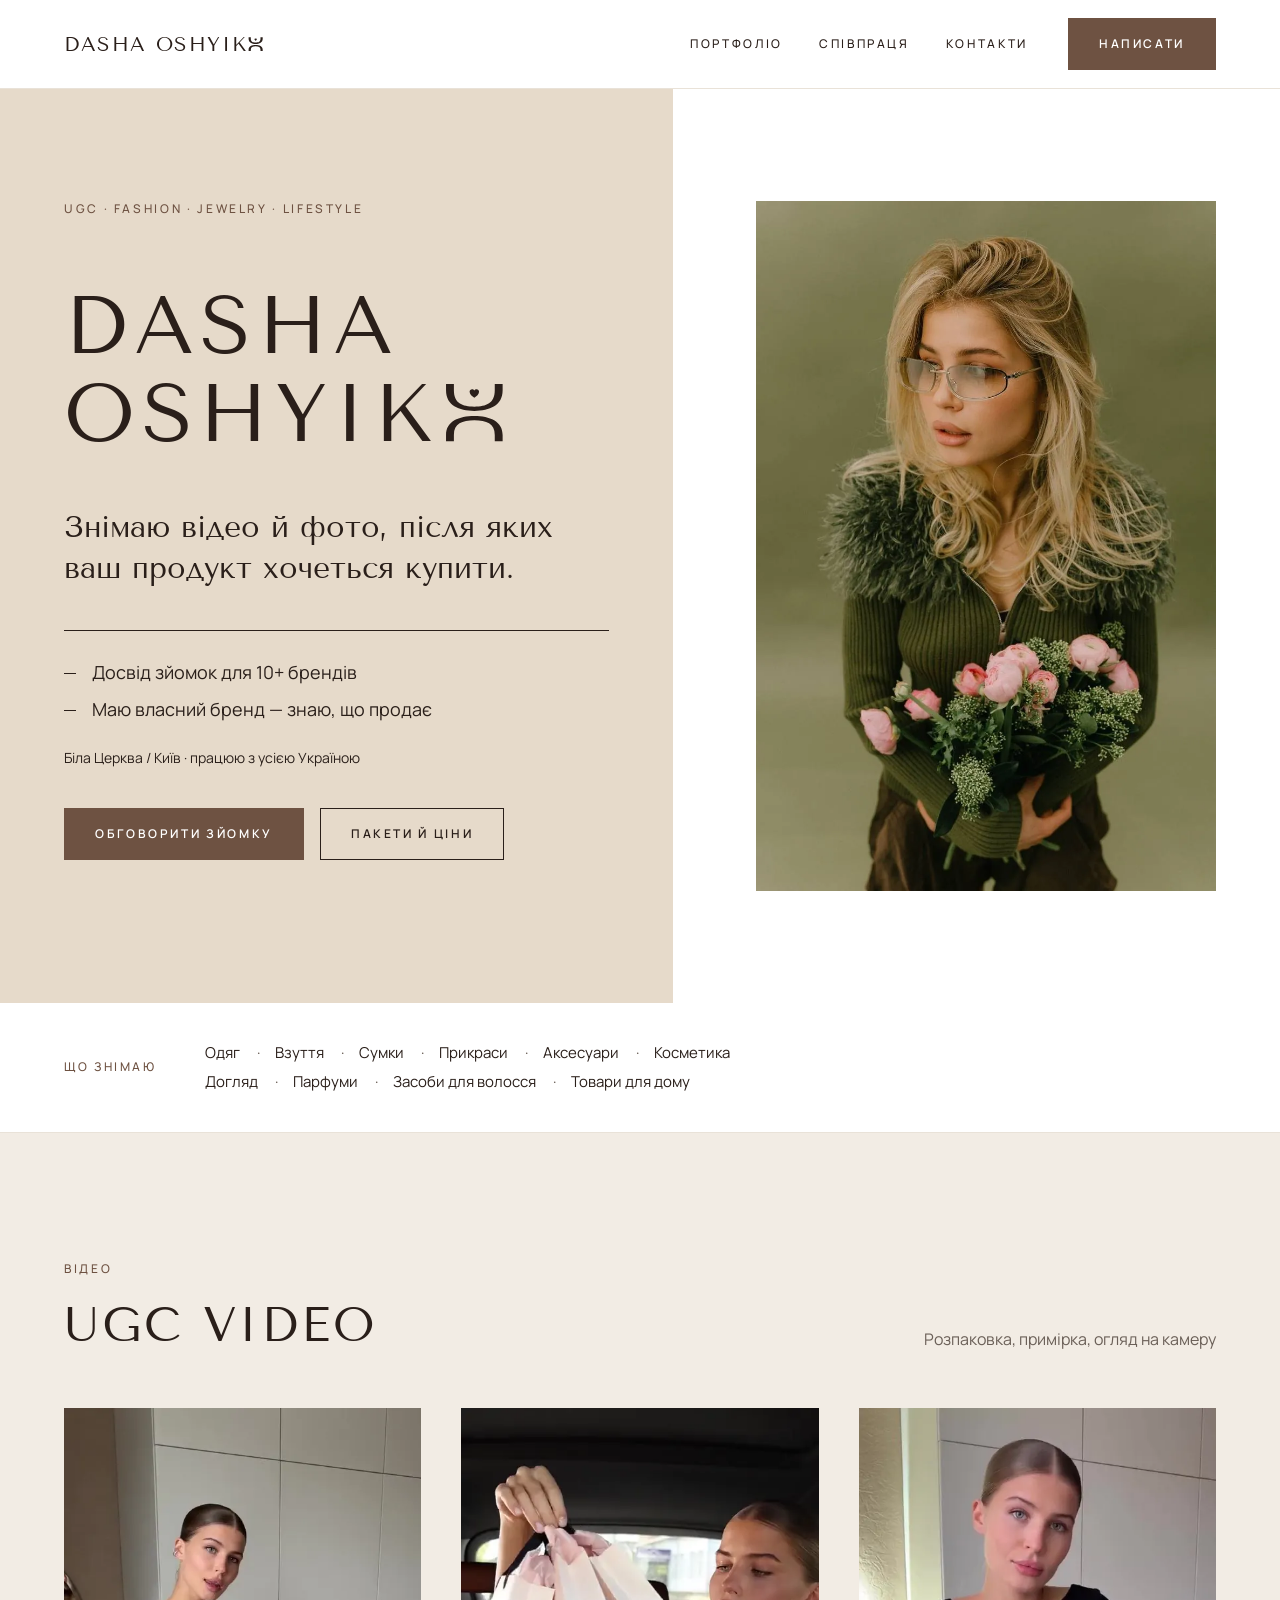
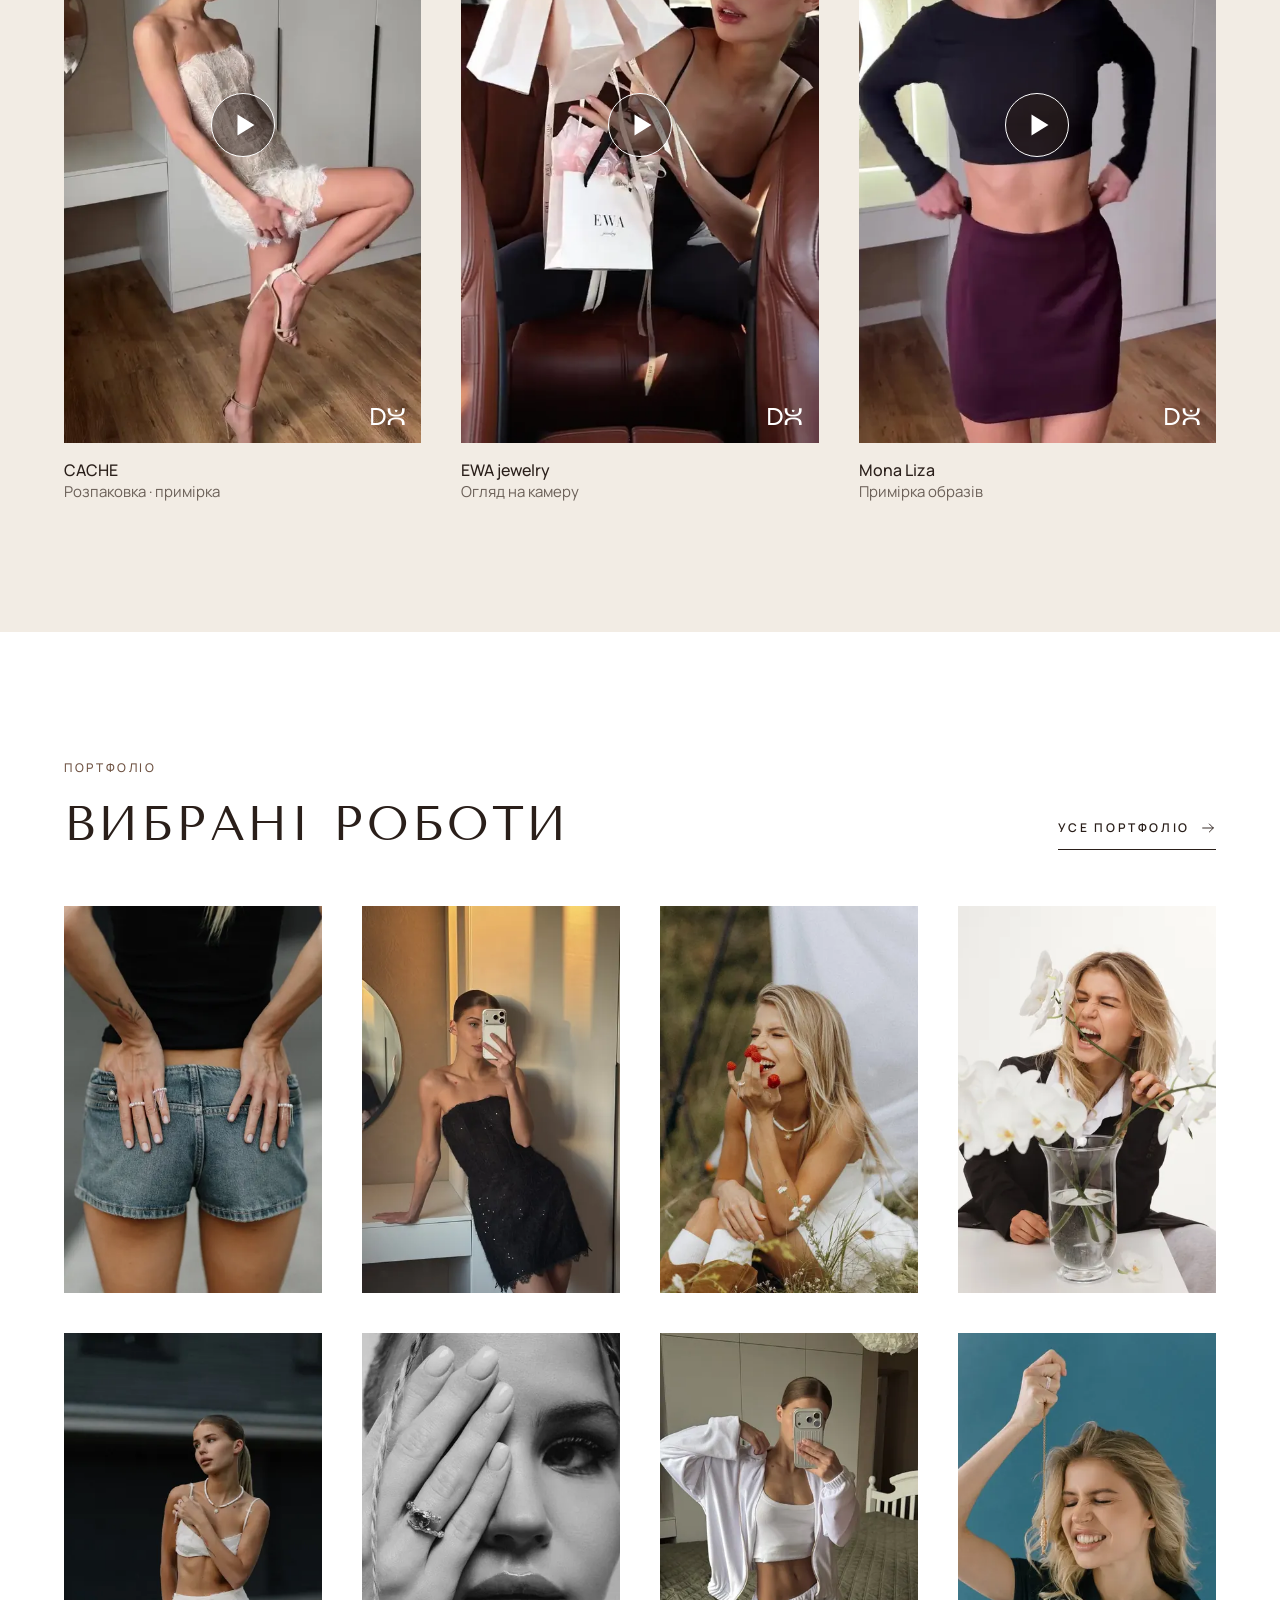
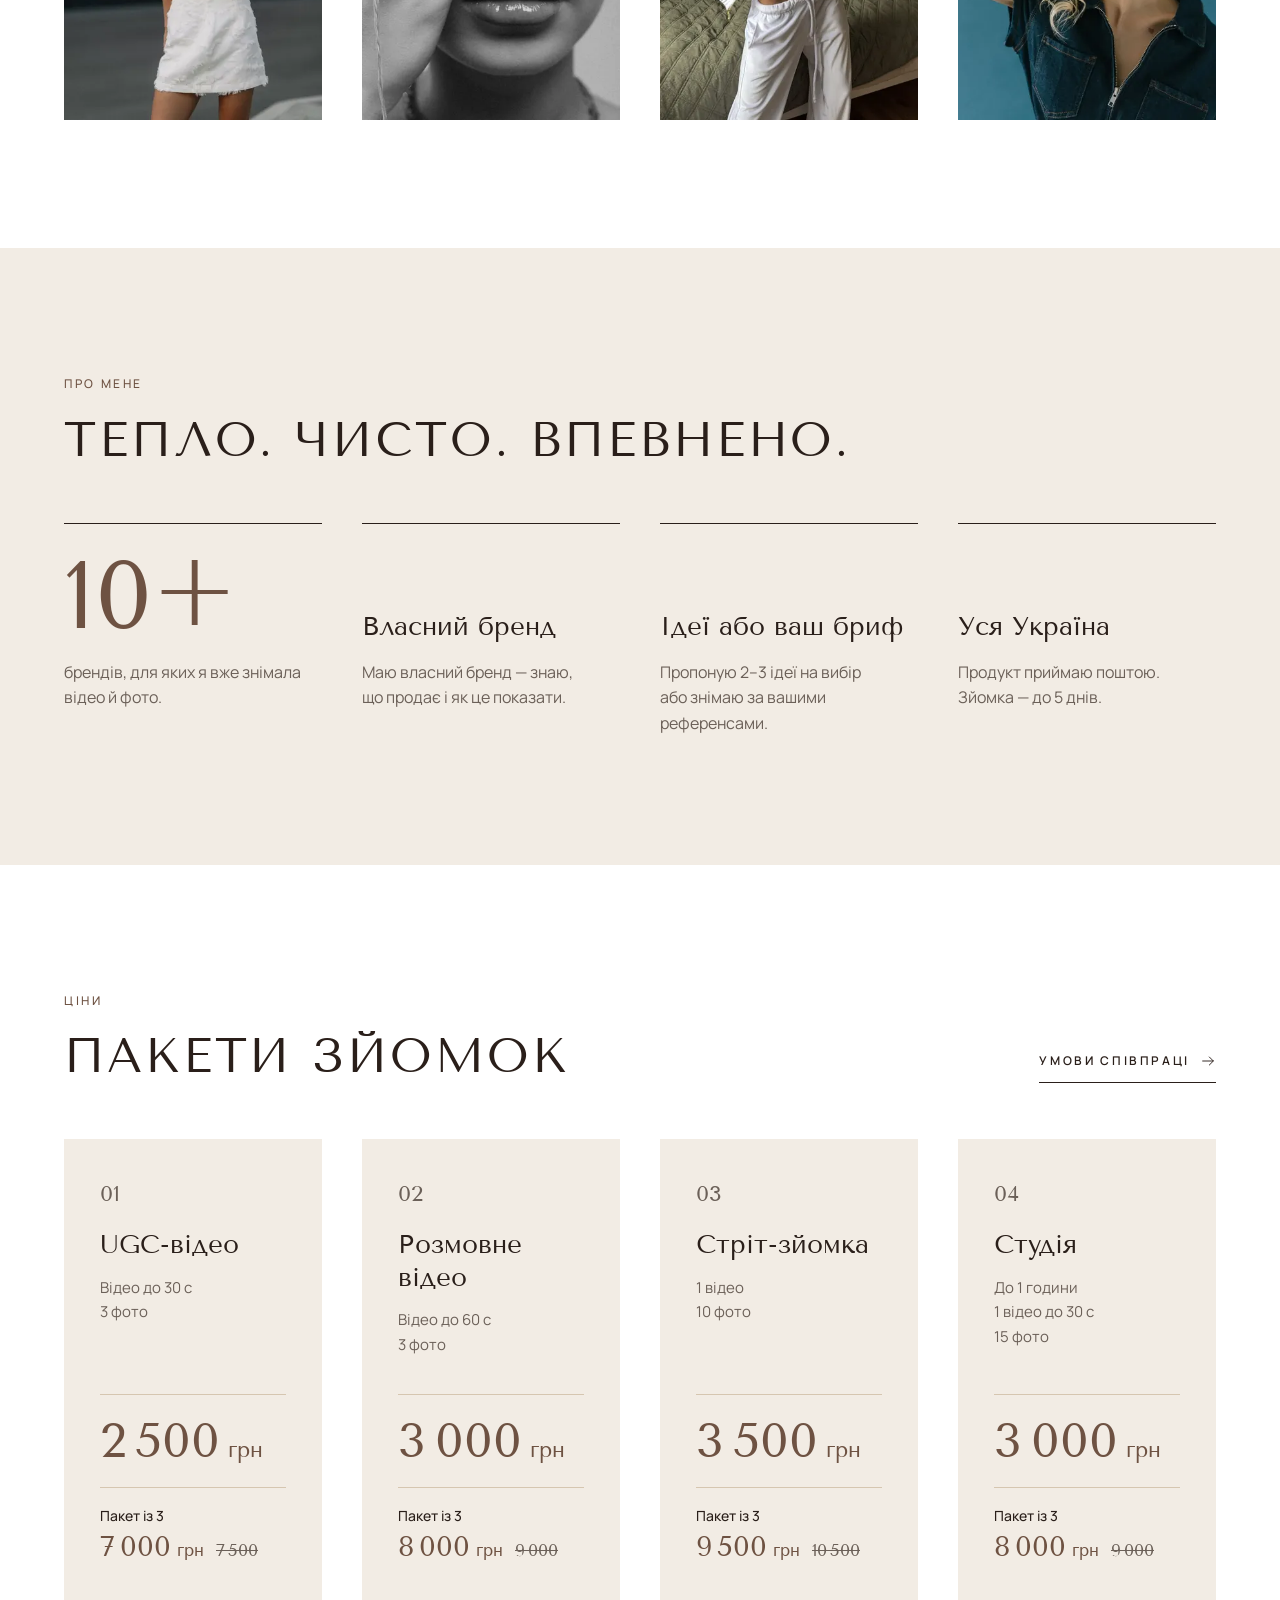
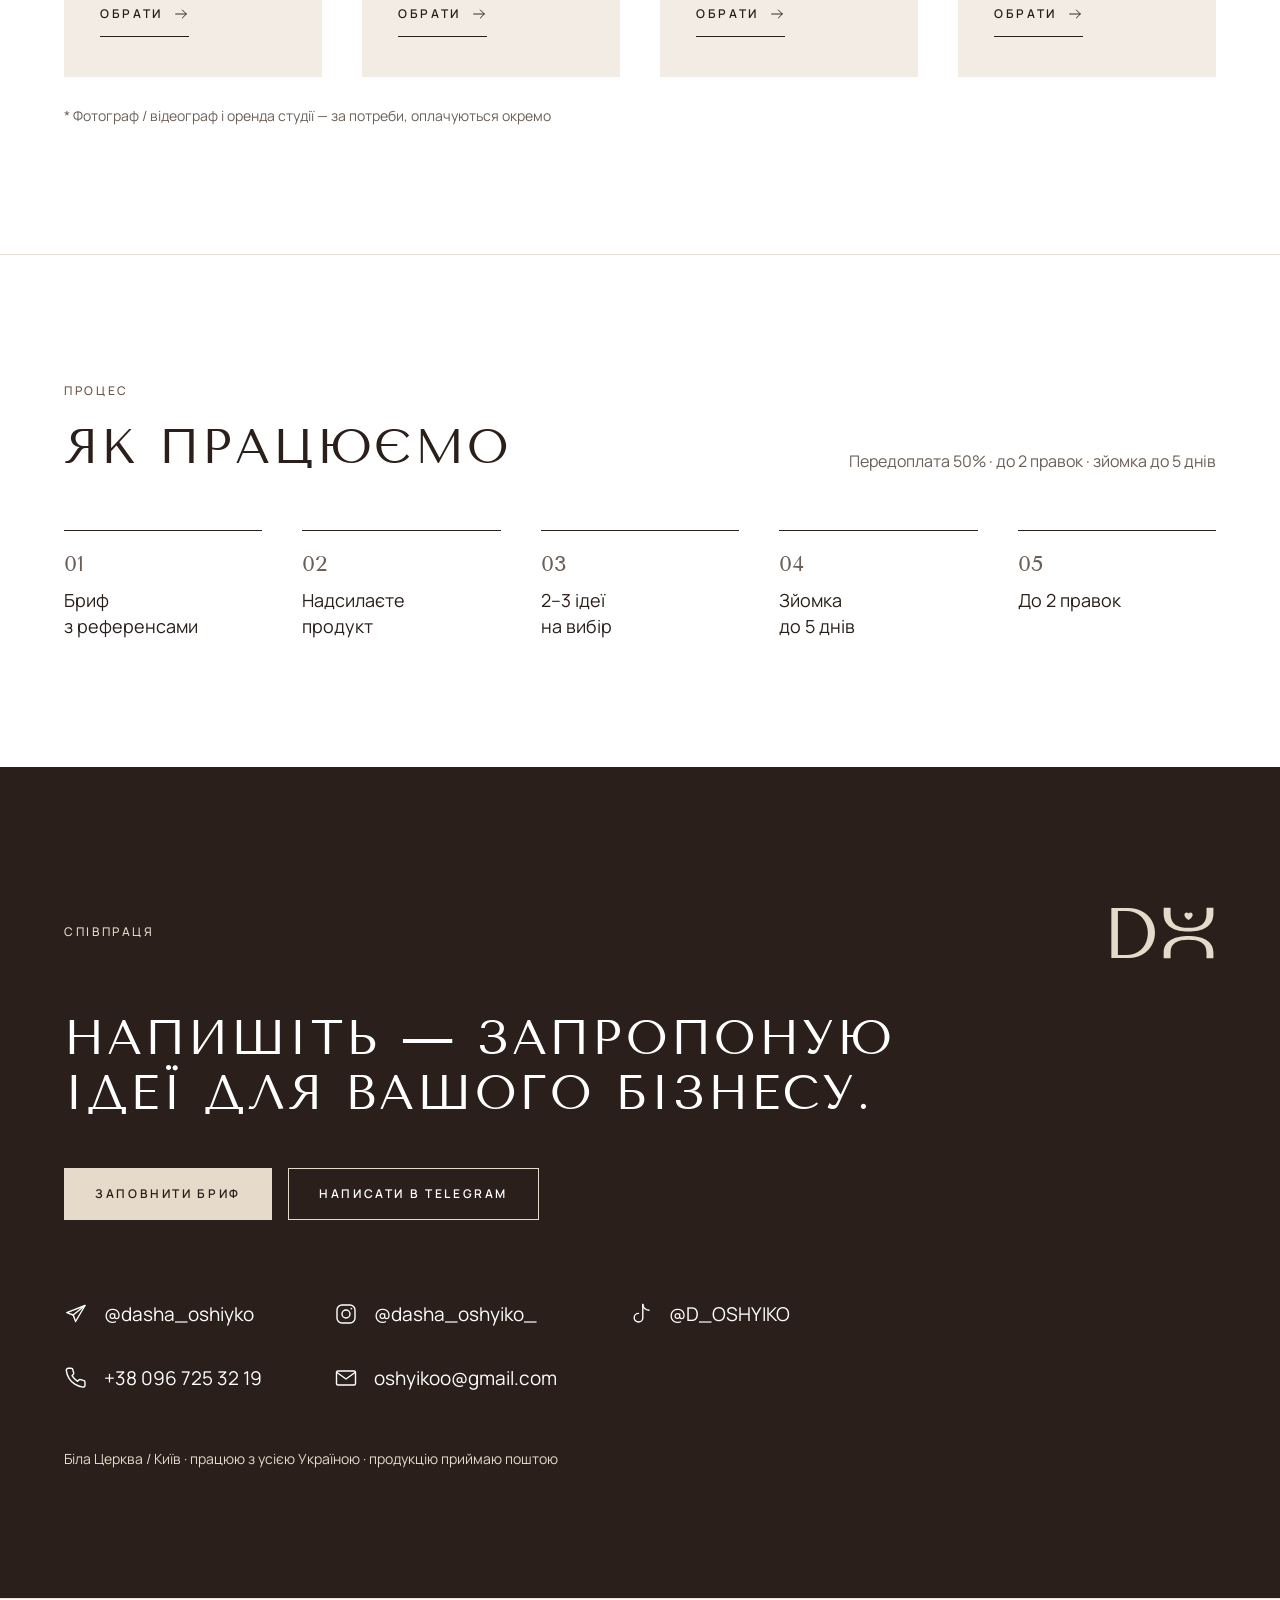
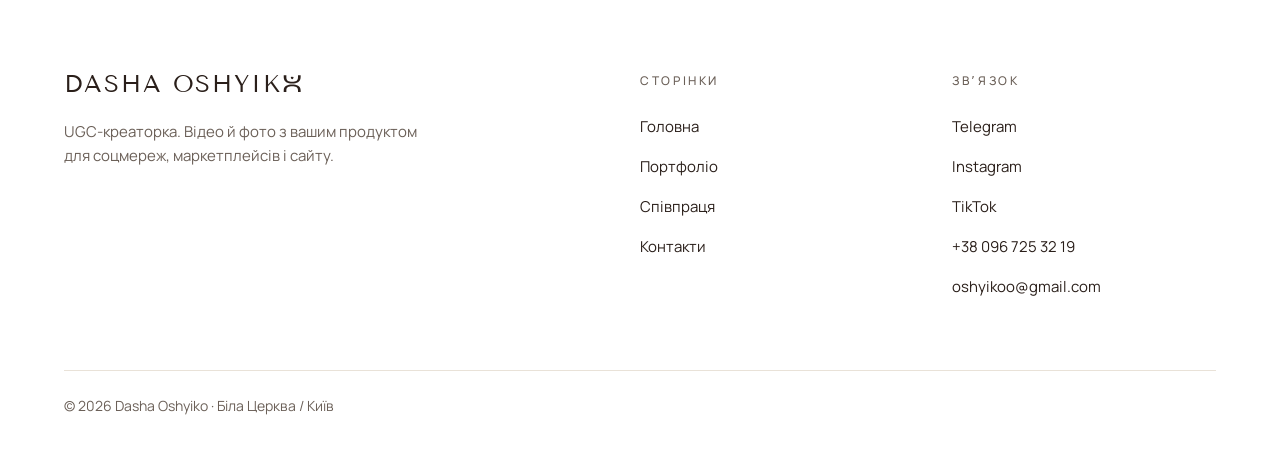
<file: index.html>
<!doctype html>
<html lang="uk">
<head>
<meta charset="utf-8">
<meta name="viewport" content="width=device-width, initial-scale=1">
<title>Dasha Oshyiko — UGC-креаторка · відео й фото для брендів</title>
<meta name="description" content="UGC-відео й фото з вашим продуктом: одяг, прикраси, косметика, парфуми. Досвід зйомок для 10+ брендів. Біла Церква / Київ, працюю з усією Україною.">
<meta name="theme-color" content="#FFFFFF">
<meta property="og:type" content="website">
<meta property="og:locale" content="uk_UA">
<meta property="og:site_name" content="Dasha Oshyiko">
<meta property="og:title" content="Dasha Oshyiko — UGC-креаторка · відео й фото для брендів">
<meta property="og:description" content="UGC-відео й фото з вашим продуктом: одяг, прикраси, косметика, парфуми. Досвід зйомок для 10+ брендів. Біла Церква / Київ, працюю з усією Україною.">
<link rel="canonical" href="https://oshyiko.com/">
<meta property="og:url" content="https://oshyiko.com/">
<meta property="og:image" content="https://oshyiko.com/assets/img/og.jpg">
<meta property="og:image:width" content="1200">
<meta property="og:image:height" content="630">
<meta property="og:image:alt" content="Dasha Oshyiko — UGC-креаторка">
<meta name="twitter:card" content="summary_large_image">
<link rel="icon" href="assets/img/favicon.svg" type="image/svg+xml">
<link rel="icon" href="assets/img/favicon-32.png" sizes="32x32" type="image/png">
<link rel="apple-touch-icon" href="assets/img/apple-touch-icon.png">
<link rel="preconnect" href="https://fonts.googleapis.com">
<link rel="preconnect" href="https://fonts.gstatic.com" crossorigin>
<link rel="stylesheet" href="https://fonts.googleapis.com/css2?family=Manrope:wght@400;500;600&amp;family=Tenor+Sans&amp;display=swap">
<link rel="stylesheet" href="assets/css/style.css?v=7c4f8ca7">
<script>document.documentElement.classList.add('js');setTimeout(function(){if(!window.__do)document.documentElement.classList.remove('js')},3000)</script>
</head>
<body>
<a class="skip" href="#main">До&nbsp;змісту</a>
<header class="hdr">
<div class="wrap hdr__in">
<a class="hdr__logo" href="index.html" aria-label="Dasha Oshyiko — на головну"><span class="wm" aria-hidden="true"><span class="wm__t">DASHA OSHYIK</span><svg class="wm__o" aria-hidden="true" viewBox="0 0 76.5 72.4" fill="currentColor"><path d="M3.0,1.2 V9 C3.0,28.5 19.5,35.0 38.25,35.0 C57,35.0 73.5,28.5 73.5,9 V1.2 H62.5 V9 C62.5,24.0 53,28.0 38.25,28.0 C23.5,28.0 14.0,24.0 14.0,9 V1.2 Z"/><path d="M3.0,71.2 V63.4 C3.0,46.0 19.5,39.5 38.25,39.5 C57,39.5 73.5,46.0 73.5,63.4 V71.2 H62.5 V63.4 C62.5,50.5 53,46.5 38.25,46.5 C23.5,46.5 14.0,50.5 14.0,63.4 V71.2 Z"/><path transform="translate(31.65,6.5) scale(.55)" d="M12 21.2C7 17.6 1.5 13.4 1.5 7.6 1.5 4.3 4 1.8 7.1 1.8c2 0 3.8 1.1 4.9 2.8 1.1-1.7 2.9-2.8 4.9-2.8 3.1 0 5.6 2.5 5.6 5.8 0 5.8-5.5 10-10.5 13.6z"/></svg></span></a>
<nav class="nav" aria-label="Головне меню">
<ul class="nav__list"><li><a class="nav__a" href="portfolio.html">Портфоліо</a></li><li><a class="nav__a" href="cooperation.html">Співпраця</a></li><li><a class="nav__a" href="contacts.html">Контакти</a></li></ul>
<a class="btn btn--p" href="https://t.me/dasha_oshiyko" target="_blank" rel="noopener">Написати</a>
<button class="burger" type="button" aria-expanded="false" aria-controls="menu" aria-label="Відкрити меню"><span></span><span></span></button>
</nav>
</div>
</header>
<div class="menu" id="menu" hidden>
<ul class="menu__list"><li><a href="index.html" aria-current="page">Головна</a></li><li><a href="portfolio.html">Портфоліо</a></li><li><a href="cooperation.html">Співпраця</a></li><li><a href="contacts.html">Контакти</a></li></ul>
<div class="menu__foot">
<a class="btn btn--p" href="https://t.me/dasha_oshiyko" target="_blank" rel="noopener">Написати в&nbsp;Telegram</a>
<p class="small"><a class="nowrap" href="tel:+380967253219">+38 096 725 32 19</a> · <a href="mailto:oshyikoo@gmail.com">oshyikoo@gmail.com</a></p>
</div>
</div>
<main id="main">
<section class="hero" aria-labelledby="hero-h">
<div class="wrap hero__grid">
<div class="hero__l">
<p class="eyebrow">UGC&nbsp;· Fashion&nbsp;· Jewelry&nbsp;· Lifestyle</p>
<h1 class="h1" id="hero-h"><span class="sr">Dasha Oshyiko&nbsp;— UGC-креаторка</span><span aria-hidden="true"><span class="hero__line">DASHA</span><span class="wm" aria-hidden="true"><span class="wm__t">OSHYIK</span><svg class="wm__o" aria-hidden="true" viewBox="0 0 76.5 72.4" fill="currentColor"><path d="M3.7,1.2 V9 C3.7,27.6 19.5,34.1 38.25,34.1 C57,34.1 72.8,27.6 72.8,9 V1.2 H63.2 V9 C63.2,24.9 53,28.9 38.25,28.9 C23.5,28.9 13.3,24.9 13.3,9 V1.2 Z"/><path d="M3.7,71.2 V63.4 C3.7,46.9 19.5,40.4 38.25,40.4 C57,40.4 72.8,46.9 72.8,63.4 V71.2 H63.2 V63.4 C63.2,49.6 53,45.6 38.25,45.6 C23.5,45.6 13.3,49.6 13.3,63.4 V71.2 Z"/><path transform="translate(31.65,6.5) scale(.55)" d="M12 21.2C7 17.6 1.5 13.4 1.5 7.6 1.5 4.3 4 1.8 7.1 1.8c2 0 3.8 1.1 4.9 2.8 1.1-1.7 2.9-2.8 4.9-2.8 3.1 0 5.6 2.5 5.6 5.8 0 5.8-5.5 10-10.5 13.6z"/></svg></span></span></h1>
<p class="lead hero__lead">Знімаю відео й&nbsp;фото, після&nbsp;яких ваш&nbsp;продукт хочеться купити.</p>
<div class="hero__facts">
<ul class="facts"><li><span class="dot"></span><span>Досвід зйомок для&nbsp;10+ брендів</span></li><li><span class="dot"></span><span>Маю власний бренд&nbsp;— знаю, що&nbsp;продає</span></li></ul>
<p class="small muted hero__geo">Біла&nbsp;Церква&nbsp;/ Київ · працюю з&nbsp;усією&nbsp;Україною</p>
</div>
<div class="btns"><a class="btn btn--p" href="contacts.html#brief">Обговорити зйомку</a><a class="btn btn--s" href="#packages">Пакети й&nbsp;ціни</a></div>
</div>
<div class="hero__r"><div class="hero__photo"><div class="ph"><img src="assets/img/hero-920.webp" alt="Даша в зеленому з букетом троянд" width="600" height="900" fetchpriority="high"></div></div></div>
</div>
</section>

<section class="strip" aria-label="Що знімаю">
<div class="wrap strip__in"><p class="eyebrow">Що&nbsp;знімаю</p><div class="strip__clip"><ul class="strip__list"><li>Одяг</li>
<li>Взуття</li>
<li>Сумки</li>
<li>Прикраси</li>
<li>Аксесуари</li>
<li>Косметика</li>
<li>Догляд</li>
<li>Парфуми</li>
<li>Засоби для&nbsp;волосся</li>
<li>Товари для&nbsp;дому</li></ul></div></div>
</section>

<section class="sec sec--soft" id="video" aria-labelledby="video-h">
<div class="wrap">
<div class="head rv"><div><p class="eyebrow">Відео</p><h2 class="h2" id="video-h">UGC VIDEO</h2></div><p class="head__aside">Розпаковка, примірка, огляд на&nbsp;камеру</p></div>
<div class="vcar"><div class="vgrid"><div class="vcard rv">
<div class="vbox" data-src="assets/video/cache.mp4">
<img src="assets/video/cache-poster.webp" alt="" width="540" height="960" loading="lazy" decoding="async">
<button class="vplay" type="button" aria-label="Дивитися відео CACHE"><svg viewBox="0 0 64 64" aria-hidden="true"><circle cx="32" cy="32" r="31.5" fill="#2A1F1A" fill-opacity=".5" stroke="#FFFFFF" stroke-width="1"/><path d="M26.5 21.5v21l17-10.5z" fill="#FFFFFF"/></svg></button>
<span class="wm" aria-hidden="true"><span class="wm__d">D</span><svg class="wm__o" aria-hidden="true" viewBox="0 0 76.5 72.4" fill="currentColor"><path d="M3.0,1.2 V9 C3.0,28.5 19.5,35.0 38.25,35.0 C57,35.0 73.5,28.5 73.5,9 V1.2 H62.5 V9 C62.5,24.0 53,28.0 38.25,28.0 C23.5,28.0 14.0,24.0 14.0,9 V1.2 Z"/><path d="M3.0,71.2 V63.4 C3.0,46.0 19.5,39.5 38.25,39.5 C57,39.5 73.5,46.0 73.5,63.4 V71.2 H62.5 V63.4 C62.5,50.5 53,46.5 38.25,46.5 C23.5,46.5 14.0,50.5 14.0,63.4 V71.2 Z"/><path transform="translate(31.65,6.5) scale(.55)" d="M12 21.2C7 17.6 1.5 13.4 1.5 7.6 1.5 4.3 4 1.8 7.1 1.8c2 0 3.8 1.1 4.9 2.8 1.1-1.7 2.9-2.8 4.9-2.8 3.1 0 5.6 2.5 5.6 5.8 0 5.8-5.5 10-10.5 13.6z"/></svg></span>
</div>
<div class="vmeta"><p class="vmeta__t">CACHE</p><p>Розпаковка · примірка</p></div>
</div><div class="vcard rv">
<div class="vbox" data-src="assets/video/ewa.mp4">
<img src="assets/video/ewa-poster.webp" alt="" width="540" height="960" loading="lazy" decoding="async">
<button class="vplay" type="button" aria-label="Дивитися відео EWA jewelry"><svg viewBox="0 0 64 64" aria-hidden="true"><circle cx="32" cy="32" r="31.5" fill="#2A1F1A" fill-opacity=".5" stroke="#FFFFFF" stroke-width="1"/><path d="M26.5 21.5v21l17-10.5z" fill="#FFFFFF"/></svg></button>
<span class="wm" aria-hidden="true"><span class="wm__d">D</span><svg class="wm__o" aria-hidden="true" viewBox="0 0 76.5 72.4" fill="currentColor"><path d="M3.0,1.2 V9 C3.0,28.5 19.5,35.0 38.25,35.0 C57,35.0 73.5,28.5 73.5,9 V1.2 H62.5 V9 C62.5,24.0 53,28.0 38.25,28.0 C23.5,28.0 14.0,24.0 14.0,9 V1.2 Z"/><path d="M3.0,71.2 V63.4 C3.0,46.0 19.5,39.5 38.25,39.5 C57,39.5 73.5,46.0 73.5,63.4 V71.2 H62.5 V63.4 C62.5,50.5 53,46.5 38.25,46.5 C23.5,46.5 14.0,50.5 14.0,63.4 V71.2 Z"/><path transform="translate(31.65,6.5) scale(.55)" d="M12 21.2C7 17.6 1.5 13.4 1.5 7.6 1.5 4.3 4 1.8 7.1 1.8c2 0 3.8 1.1 4.9 2.8 1.1-1.7 2.9-2.8 4.9-2.8 3.1 0 5.6 2.5 5.6 5.8 0 5.8-5.5 10-10.5 13.6z"/></svg></span>
</div>
<div class="vmeta"><p class="vmeta__t">EWA jewelry</p><p>Огляд на&nbsp;камеру</p></div>
</div><div class="vcard rv">
<div class="vbox" data-src="assets/video/monaliza.mp4">
<img src="assets/video/monaliza-poster.webp" alt="" width="540" height="960" loading="lazy" decoding="async">
<button class="vplay" type="button" aria-label="Дивитися відео Mona Liza"><svg viewBox="0 0 64 64" aria-hidden="true"><circle cx="32" cy="32" r="31.5" fill="#2A1F1A" fill-opacity=".5" stroke="#FFFFFF" stroke-width="1"/><path d="M26.5 21.5v21l17-10.5z" fill="#FFFFFF"/></svg></button>
<span class="wm" aria-hidden="true"><span class="wm__d">D</span><svg class="wm__o" aria-hidden="true" viewBox="0 0 76.5 72.4" fill="currentColor"><path d="M3.0,1.2 V9 C3.0,28.5 19.5,35.0 38.25,35.0 C57,35.0 73.5,28.5 73.5,9 V1.2 H62.5 V9 C62.5,24.0 53,28.0 38.25,28.0 C23.5,28.0 14.0,24.0 14.0,9 V1.2 Z"/><path d="M3.0,71.2 V63.4 C3.0,46.0 19.5,39.5 38.25,39.5 C57,39.5 73.5,46.0 73.5,63.4 V71.2 H62.5 V63.4 C62.5,50.5 53,46.5 38.25,46.5 C23.5,46.5 14.0,50.5 14.0,63.4 V71.2 Z"/><path transform="translate(31.65,6.5) scale(.55)" d="M12 21.2C7 17.6 1.5 13.4 1.5 7.6 1.5 4.3 4 1.8 7.1 1.8c2 0 3.8 1.1 4.9 2.8 1.1-1.7 2.9-2.8 4.9-2.8 3.1 0 5.6 2.5 5.6 5.8 0 5.8-5.5 10-10.5 13.6z"/></svg></span>
</div>
<div class="vmeta"><p class="vmeta__t">Mona Liza</p><p>Примірка образів</p></div>
</div></div><div class="vnav"><button class="vnav__b" type="button" data-dir="-1" aria-label="Попереднє відео"><svg viewBox="0 0 24 24" fill="none" stroke="currentColor" stroke-width="1.4" stroke-linecap="round" stroke-linejoin="round" aria-hidden="true"><path d="M15 5l-7 7 7 7"/></svg></button><p class="vnav__n" aria-live="polite"><span>1</span> / 3</p><button class="vnav__b" type="button" data-dir="1" aria-label="Наступне відео"><svg viewBox="0 0 24 24" fill="none" stroke="currentColor" stroke-width="1.4" stroke-linecap="round" stroke-linejoin="round" aria-hidden="true"><path d="M9 5l7 7-7 7"/></svg></button></div></div>
</div>
</section>

<section class="sec" id="works" aria-labelledby="works-h">
<div class="wrap">
<div class="head rv"><div><p class="eyebrow">Портфоліо</p><h2 class="h2" id="works-h">ВИБРАНІ РОБОТИ</h2></div><a class="link" href="portfolio.html">Усе портфоліо<svg viewBox="0 0 24 24" fill="none" stroke="currentColor" stroke-width="1.4" stroke-linecap="round" stroke-linejoin="round" aria-hidden="true" class="arr"><path d="M4 12h16M14 6l6 6-6 6"/></svg></a></div>
<div class="grid4"><figure class="rv"><button class="ph-btn" type="button" data-cap="Каблучки з перлами на руках" aria-label="Відкрити фото: Каблучки з перлами на руках"><div class="ph"><img src="assets/img/jewelry-02-600.webp" srcset="assets/img/jewelry-02-400.webp 400w, assets/img/jewelry-02-600.webp 600w" sizes="(max-width:820px) calc(50vw - 32px), (max-width:1100px) calc(25vw - 38px), (max-width:1440px) calc(25vw - 62px), 298px" data-full="assets/img/jewelry-02-1200.webp" alt="Каблучки з перлами на руках" width="600" height="900" loading="lazy" decoding="async"></div></button></figure><figure class="rv"><button class="ph-btn" type="button" data-cap="Чорна сукня, фото в дзеркалі" aria-label="Відкрити фото: Чорна сукня, фото в дзеркалі"><div class="ph"><img src="assets/img/fashion-05-600.webp" srcset="assets/img/fashion-05-400.webp 400w, assets/img/fashion-05-600.webp 600w" sizes="(max-width:820px) calc(50vw - 32px), (max-width:1100px) calc(25vw - 38px), (max-width:1440px) calc(25vw - 62px), 298px" data-full="assets/img/fashion-05-1200.webp" alt="Чорна сукня, фото в дзеркалі" width="600" height="900" loading="lazy" decoding="async" style="object-position:center 30%"></div></button></figure><figure class="rv"><button class="ph-btn" type="button" data-cap="Малина на пальцях, каблучка й намисто" aria-label="Відкрити фото: Малина на пальцях, каблучка й намисто"><div class="ph"><img src="assets/img/jewelry-05-600.webp" srcset="assets/img/jewelry-05-400.webp 400w, assets/img/jewelry-05-600.webp 600w" sizes="(max-width:820px) calc(50vw - 32px), (max-width:1100px) calc(25vw - 38px), (max-width:1440px) calc(25vw - 62px), 298px" data-full="assets/img/jewelry-05-1200.webp" alt="Малина на пальцях, каблучка й намисто" width="600" height="900" loading="lazy" decoding="async"></div></button></figure><figure class="rv"><button class="ph-btn" type="button" data-cap="Стебло орхідеї в зубах, біла студія" aria-label="Відкрити фото: Стебло орхідеї в зубах, біла студія"><div class="ph"><img src="assets/img/lifestyle-01-600.webp" srcset="assets/img/lifestyle-01-400.webp 400w, assets/img/lifestyle-01-600.webp 600w" sizes="(max-width:820px) calc(50vw - 32px), (max-width:1100px) calc(25vw - 38px), (max-width:1440px) calc(25vw - 62px), 298px" data-full="assets/img/lifestyle-01-1200.webp" alt="Стебло орхідеї в зубах, біла студія" width="600" height="900" loading="lazy" decoding="async"></div></button></figure></div><div class="grid4"><figure class="rv"><button class="ph-btn" type="button" data-cap="Білий комплект на вулиці" aria-label="Відкрити фото: Білий комплект на вулиці"><div class="ph"><img src="assets/img/fashion-02-600.webp" srcset="assets/img/fashion-02-400.webp 400w, assets/img/fashion-02-600.webp 600w" sizes="(max-width:820px) calc(50vw - 32px), (max-width:1100px) calc(25vw - 38px), (max-width:1440px) calc(25vw - 62px), 298px" data-full="assets/img/fashion-02-1200.webp" alt="Білий комплект на вулиці" width="600" height="900" loading="lazy" decoding="async"></div></button></figure><figure class="rv"><button class="ph-btn" type="button" data-cap="Каблучка з каменем, чорно-білий крупний план" aria-label="Відкрити фото: Каблучка з каменем, чорно-білий крупний план"><div class="ph"><img src="assets/img/jewelry-10-600.webp" srcset="assets/img/jewelry-10-400.webp 400w, assets/img/jewelry-10-600.webp 600w" sizes="(max-width:820px) calc(50vw - 32px), (max-width:1100px) calc(25vw - 38px), (max-width:1440px) calc(25vw - 62px), 298px" data-full="assets/img/jewelry-10-1200.webp" alt="Каблучка з каменем, чорно-білий крупний план" width="600" height="900" loading="lazy" decoding="async"></div></button></figure><figure class="rv"><button class="ph-btn" type="button" data-cap="Білий костюм" aria-label="Відкрити фото: Білий костюм"><div class="ph"><img src="assets/img/fashion-07-600.webp" srcset="assets/img/fashion-07-400.webp 400w, assets/img/fashion-07-600.webp 600w" sizes="(max-width:820px) calc(50vw - 32px), (max-width:1100px) calc(25vw - 38px), (max-width:1440px) calc(25vw - 62px), 298px" data-full="assets/img/fashion-07-1200.webp" alt="Білий костюм" width="600" height="900" loading="lazy" decoding="async" style="object-position:center 55%"></div></button></figure><figure class="rv"><button class="ph-btn" type="button" data-cap="Сміх, кулон-рибка в піднятій руці, джинсовий комбінезон" aria-label="Відкрити фото: Сміх, кулон-рибка в піднятій руці, джинсовий комбінезон"><div class="ph"><img src="assets/img/lifestyle-04-600.webp" srcset="assets/img/lifestyle-04-400.webp 400w, assets/img/lifestyle-04-600.webp 600w" sizes="(max-width:820px) calc(50vw - 32px), (max-width:1100px) calc(25vw - 38px), (max-width:1440px) calc(25vw - 62px), 298px" data-full="assets/img/lifestyle-04-1200.webp" alt="Сміх, кулон-рибка в піднятій руці, джинсовий комбінезон" width="600" height="900" loading="lazy" decoding="async" style="object-position:40% center"></div></button></figure></div>
</div>
</section>

<section class="sec sec--soft" id="about" aria-labelledby="about-h">
<div class="wrap">
<div class="head rv"><div><p class="eyebrow">Про&nbsp;мене</p><h2 class="h2" id="about-h">ТЕПЛО. ЧИСТО. ВПЕВНЕНО.</h2></div></div>
<ul class="about">
<li class="rv"><p class="about__big">10+</p><p>брендів, для&nbsp;яких я&nbsp;вже знімала відео й&nbsp;фото.</p></li>
<li class="rv"><p class="about__t">Власний бренд</p><p>Маю власний бренд&nbsp;— знаю, що&nbsp;продає і&nbsp;як&nbsp;це&nbsp;показати.</p></li>
<li class="rv"><p class="about__t">Ідеї або&nbsp;ваш&nbsp;бриф</p><p>Пропоную 2–3&nbsp;ідеї на&nbsp;вибір або&nbsp;знімаю за&nbsp;вашими референсами.</p></li>
<li class="rv"><p class="about__t">Уся Україна</p><p>Продукт приймаю поштою. Зйомка&nbsp;— до&nbsp;5&nbsp;днів.</p></li>
</ul>
</div>
</section>

<section class="sec" id="packages" aria-labelledby="packages-h">
<div class="wrap">
<div class="head rv"><div><p class="eyebrow">Ціни</p><h2 class="h2" id="packages-h">ПАКЕТИ ЗЙОМОК</h2></div><a class="link" href="cooperation.html">Умови співпраці<svg viewBox="0 0 24 24" fill="none" stroke="currentColor" stroke-width="1.4" stroke-linecap="round" stroke-linejoin="round" aria-hidden="true" class="arr"><path d="M4 12h16M14 6l6 6-6 6"/></svg></a></div>
<div class="pgrid"><article class="pcard rv">
<div><p class="num">01</p><h3 class="h3">UGC-відео</h3><ul class="pcard__inc"><li>Відео до&nbsp;30&nbsp;с</li><li>3&nbsp;фото</li></ul></div>
<div>
<div class="pcard__price"><p class="price price--l">2 500<small>&nbsp;грн</small></p></div>
<div class="pcard__pack"><b>Пакет із&nbsp;3</b><p class="row"><span class="price price--m">7 000<small>&nbsp;грн</small></span><s><span class="sr">замість </span>7 500<span class="sr"> грн</span></s></p></div>
<a class="link" style="margin-top:28px;align-self:flex-start" href="contacts.html?package=UGC-%D0%B2%D1%96%D0%B4%D0%B5%D0%BE#brief">Обрати<span class="sr"> пакет «UGC-відео»</span><svg viewBox="0 0 24 24" fill="none" stroke="currentColor" stroke-width="1.4" stroke-linecap="round" stroke-linejoin="round" aria-hidden="true" class="arr"><path d="M4 12h16M14 6l6 6-6 6"/></svg></a>
</div>
</article><article class="pcard rv">
<div><p class="num">02</p><h3 class="h3">Розмовне відео</h3><ul class="pcard__inc"><li>Відео до&nbsp;60&nbsp;с</li><li>3&nbsp;фото</li></ul></div>
<div>
<div class="pcard__price"><p class="price price--l">3 000<small>&nbsp;грн</small></p></div>
<div class="pcard__pack"><b>Пакет із&nbsp;3</b><p class="row"><span class="price price--m">8 000<small>&nbsp;грн</small></span><s><span class="sr">замість </span>9 000<span class="sr"> грн</span></s></p></div>
<a class="link" style="margin-top:28px;align-self:flex-start" href="contacts.html?package=%D0%A0%D0%BE%D0%B7%D0%BC%D0%BE%D0%B2%D0%BD%D0%B5%20%D0%B2%D1%96%D0%B4%D0%B5%D0%BE#brief">Обрати<span class="sr"> пакет «Розмовне відео»</span><svg viewBox="0 0 24 24" fill="none" stroke="currentColor" stroke-width="1.4" stroke-linecap="round" stroke-linejoin="round" aria-hidden="true" class="arr"><path d="M4 12h16M14 6l6 6-6 6"/></svg></a>
</div>
</article><article class="pcard rv">
<div><p class="num">03</p><h3 class="h3">Стріт-зйомка</h3><ul class="pcard__inc"><li>1&nbsp;відео</li><li>10&nbsp;фото</li></ul></div>
<div>
<div class="pcard__price"><p class="price price--l">3 500<small>&nbsp;грн</small></p></div>
<div class="pcard__pack"><b>Пакет із&nbsp;3</b><p class="row"><span class="price price--m">9 500<small>&nbsp;грн</small></span><s><span class="sr">замість </span>10 500<span class="sr"> грн</span></s></p></div>
<a class="link" style="margin-top:28px;align-self:flex-start" href="contacts.html?package=%D0%A1%D1%82%D1%80%D1%96%D1%82-%D0%B7%D0%B9%D0%BE%D0%BC%D0%BA%D0%B0#brief">Обрати<span class="sr"> пакет «Стріт-зйомка»</span><svg viewBox="0 0 24 24" fill="none" stroke="currentColor" stroke-width="1.4" stroke-linecap="round" stroke-linejoin="round" aria-hidden="true" class="arr"><path d="M4 12h16M14 6l6 6-6 6"/></svg></a>
</div>
</article><article class="pcard rv">
<div><p class="num">04</p><h3 class="h3">Студія</h3><ul class="pcard__inc"><li>До&nbsp;1&nbsp;години</li><li>1&nbsp;відео до&nbsp;30&nbsp;с</li><li>15&nbsp;фото</li></ul></div>
<div>
<div class="pcard__price"><p class="price price--l">3 000<small>&nbsp;грн</small></p></div>
<div class="pcard__pack"><b>Пакет із&nbsp;3</b><p class="row"><span class="price price--m">8 000<small>&nbsp;грн</small></span><s><span class="sr">замість </span>9 000<span class="sr"> грн</span></s></p></div>
<a class="link" style="margin-top:28px;align-self:flex-start" href="contacts.html?package=%D0%A1%D1%82%D1%83%D0%B4%D1%96%D1%8F#brief">Обрати<span class="sr"> пакет «Студія»</span><svg viewBox="0 0 24 24" fill="none" stroke="currentColor" stroke-width="1.4" stroke-linecap="round" stroke-linejoin="round" aria-hidden="true" class="arr"><path d="M4 12h16M14 6l6 6-6 6"/></svg></a>
</div>
</article></div><p class="note">* Фотограф / відеограф і&nbsp;оренда студії&nbsp;— за&nbsp;потреби, оплачуються окремо</p>
</div>
</section>

<section class="sec sec--line" id="process" aria-labelledby="process-h">
<div class="wrap">
<div class="head rv"><div><p class="eyebrow">Процес</p><h2 class="h2" id="process-h">ЯК&nbsp;ПРАЦЮЄМО</h2></div><p class="head__aside">Передоплата 50% · до&nbsp;2&nbsp;правок · зйомка до&nbsp;5&nbsp;днів</p></div>
<ol class="steps"><li class="rv"><p class="num">01</p><p>Бриф<br>з&nbsp;референсами</p></li><li class="rv"><p class="num">02</p><p>Надсилаєте<br>продукт</p></li><li class="rv"><p class="num">03</p><p>2–3&nbsp;ідеї<br>на&nbsp;вибір</p></li><li class="rv"><p class="num">04</p><p>Зйомка<br>до&nbsp;5&nbsp;днів</p></li><li class="rv"><p class="num">05</p><p>До&nbsp;2&nbsp;правок</p></li></ol>
</div>
</section>

<section class="sec sec--dark cta" aria-labelledby="cta-h">
<div class="wrap">
<div class="cta__top"><p class="eyebrow">Співпраця</p><span class="cta__do"><span class="wm" aria-hidden="true"><span class="wm__d">D</span><svg class="wm__o" aria-hidden="true" viewBox="0 0 76.5 72.4" fill="currentColor"><path d="M3.7,1.2 V9 C3.7,27.6 19.5,34.1 38.25,34.1 C57,34.1 72.8,27.6 72.8,9 V1.2 H63.2 V9 C63.2,24.9 53,28.9 38.25,28.9 C23.5,28.9 13.3,24.9 13.3,9 V1.2 Z"/><path d="M3.7,71.2 V63.4 C3.7,46.9 19.5,40.4 38.25,40.4 C57,40.4 72.8,46.9 72.8,63.4 V71.2 H63.2 V63.4 C63.2,49.6 53,45.6 38.25,45.6 C23.5,45.6 13.3,49.6 13.3,63.4 V71.2 Z"/><path transform="translate(31.65,6.5) scale(.55)" d="M12 21.2C7 17.6 1.5 13.4 1.5 7.6 1.5 4.3 4 1.8 7.1 1.8c2 0 3.8 1.1 4.9 2.8 1.1-1.7 2.9-2.8 4.9-2.8 3.1 0 5.6 2.5 5.6 5.8 0 5.8-5.5 10-10.5 13.6z"/></svg></span></span></div>
<h2 class="cta__h rv" id="cta-h">Напишіть&nbsp;— запропоную ідеї для&nbsp;вашого бізнесу.</h2>
<div class="btns rv"><a class="btn btn--sand" href="contacts.html#brief">Заповнити бриф</a><a class="btn btn--light" href="https://t.me/dasha_oshiyko" target="_blank" rel="noopener">Написати в&nbsp;Telegram</a></div>
<ul class="clist"><li><a class="clink" href="https://t.me/dasha_oshiyko" target="_blank" rel="noopener"><svg viewBox="0 0 24 24" fill="none" stroke="currentColor" stroke-width="1.4" stroke-linecap="round" stroke-linejoin="round" aria-hidden="true"><path d="M21 3.5 2.8 10.6l6.4 2.4 2.4 6.5L21 3.5z"/><path d="M9.2 13 21 3.5"/></svg><span class="nowrap">@dasha_oshiyko</span></a></li><li><a class="clink" href="https://www.instagram.com/dasha_oshyiko_/" target="_blank" rel="noopener"><svg viewBox="0 0 24 24" fill="none" stroke="currentColor" stroke-width="1.4" stroke-linecap="round" stroke-linejoin="round" aria-hidden="true"><rect x="3" y="3" width="18" height="18" rx="5"/><circle cx="12" cy="12" r="4"/><circle cx="17.4" cy="6.6" r=".9" fill="currentColor" stroke="none"/></svg><span class="nowrap">@dasha_oshyiko_</span></a></li><li><a class="clink" href="https://www.tiktok.com/@D_OSHYIKO" target="_blank" rel="noopener"><svg viewBox="0 0 24 24" fill="none" stroke="currentColor" stroke-width="1.4" stroke-linecap="round" stroke-linejoin="round" aria-hidden="true"><path d="M13.8 2.5v13.2a4.3 4.3 0 1 1-4.3-4.3"/><path d="M13.8 2.5c.5 3.1 2.9 5.4 6.2 5.7"/></svg><span class="nowrap">@D_OSHYIKO</span></a></li><li><a class="clink" href="tel:+380967253219"><svg viewBox="0 0 24 24" fill="none" stroke="currentColor" stroke-width="1.4" stroke-linecap="round" stroke-linejoin="round" aria-hidden="true"><path d="M21 16.4v2.8a1.9 1.9 0 0 1-2.1 1.9 18.6 18.6 0 0 1-8.1-2.9 18.3 18.3 0 0 1-5.6-5.6A18.6 18.6 0 0 1 2.3 4.4 1.9 1.9 0 0 1 4.2 2.3H7a1.9 1.9 0 0 1 1.9 1.6c.1.9.4 1.8.7 2.6a1.9 1.9 0 0 1-.4 2L8 9.7a15 15 0 0 0 5.6 5.6l1.2-1.2a1.9 1.9 0 0 1 2-.4c.8.3 1.7.6 2.6.7a1.9 1.9 0 0 1 1.6 2z"/></svg><span class="nowrap">+38 096 725 32 19</span></a></li><li><a class="clink" href="mailto:oshyikoo@gmail.com"><svg viewBox="0 0 24 24" fill="none" stroke="currentColor" stroke-width="1.4" stroke-linecap="round" stroke-linejoin="round" aria-hidden="true"><rect x="2.5" y="5" width="19" height="14" rx="1.5"/><path d="m3 6.5 9 6.5 9-6.5"/></svg><span class="nowrap">oshyikoo@gmail.com</span></a></li></ul>
<p class="cta__geo">Біла&nbsp;Церква&nbsp;/ Київ · працюю з&nbsp;усією&nbsp;Україною · продукцію приймаю поштою</p>
</div>
</section>
<script type="application/ld+json">{"@context":"https://schema.org","@type":"Person","name":"Dasha Oshyiko","jobTitle":"UGC-креаторка","url":"https://oshyiko.com/","image":"https://oshyiko.com/assets/img/hero.jpg","email":"mailto:oshyikoo@gmail.com","telephone":"+380967253219","address":{"@type":"PostalAddress","addressLocality":"Біла Церква","addressCountry":"UA"},"sameAs":["https://www.instagram.com/dasha_oshyiko_/","https://www.tiktok.com/@D_OSHYIKO","https://t.me/dasha_oshiyko"]}</script>
</main>
<footer class="ftr">
<div class="wrap">
<div class="ftr__top">
<div class="ftr__brand"><span class="wm" role="img" aria-label="Dasha Oshyiko"><span class="wm__t">DASHA OSHYIK</span><svg class="wm__o" aria-hidden="true" viewBox="0 0 76.5 72.4" fill="currentColor"><path d="M3.0,1.2 V9 C3.0,28.5 19.5,35.0 38.25,35.0 C57,35.0 73.5,28.5 73.5,9 V1.2 H62.5 V9 C62.5,24.0 53,28.0 38.25,28.0 C23.5,28.0 14.0,24.0 14.0,9 V1.2 Z"/><path d="M3.0,71.2 V63.4 C3.0,46.0 19.5,39.5 38.25,39.5 C57,39.5 73.5,46.0 73.5,63.4 V71.2 H62.5 V63.4 C62.5,50.5 53,46.5 38.25,46.5 C23.5,46.5 14.0,50.5 14.0,63.4 V71.2 Z"/><path transform="translate(31.65,6.5) scale(.55)" d="M12 21.2C7 17.6 1.5 13.4 1.5 7.6 1.5 4.3 4 1.8 7.1 1.8c2 0 3.8 1.1 4.9 2.8 1.1-1.7 2.9-2.8 4.9-2.8 3.1 0 5.6 2.5 5.6 5.8 0 5.8-5.5 10-10.5 13.6z"/></svg></span><p>UGC-креаторка. Відео й&nbsp;фото з&nbsp;вашим продуктом для&nbsp;соцмереж, маркетплейсів і&nbsp;сайту.</p></div>
<div><p class="ftr__h">Сторінки</p><ul class="ftr__list"><li><a href="index.html">Головна</a></li><li><a href="portfolio.html">Портфоліо</a></li><li><a href="cooperation.html">Співпраця</a></li><li><a href="contacts.html">Контакти</a></li></ul></div>
<div><p class="ftr__h">Звʼязок</p><ul class="ftr__list"><li><a href="https://t.me/dasha_oshiyko" target="_blank" rel="noopener">Telegram</a></li><li><a href="https://www.instagram.com/dasha_oshyiko_/" target="_blank" rel="noopener">Instagram</a></li><li><a href="https://www.tiktok.com/@D_OSHYIKO" target="_blank" rel="noopener">TikTok</a></li><li><a href="tel:+380967253219">+38 096 725 32 19</a></li><li><a href="mailto:oshyikoo@gmail.com">oshyikoo@gmail.com</a></li></ul></div>
</div>
<div class="ftr__bot"><p>© 2026&nbsp;Dasha Oshyiko · Біла&nbsp;Церква&nbsp;/ Київ</p></div>
</div>
</footer>
<dialog class="lb" id="lb" aria-label="Перегляд фото">
<figure class="lb__fig"><img class="lb__img" alt=""><figcaption class="lb__cap"></figcaption><p class="lb__n" aria-live="polite"></p></figure>
<button class="lb__btn lb__prev" type="button" aria-label="Попереднє фото"><svg viewBox="0 0 24 24" fill="none" stroke="currentColor" stroke-width="1.4" stroke-linecap="round" stroke-linejoin="round" aria-hidden="true"><path d="M15 5l-7 7 7 7"/></svg></button>
<button class="lb__btn lb__next" type="button" aria-label="Наступне фото"><svg viewBox="0 0 24 24" fill="none" stroke="currentColor" stroke-width="1.4" stroke-linecap="round" stroke-linejoin="round" aria-hidden="true"><path d="M9 5l7 7-7 7"/></svg></button>
<button class="lb__btn lb__close" type="button" aria-label="Закрити" autofocus><svg viewBox="0 0 24 24" fill="none" stroke="currentColor" stroke-width="1.4" stroke-linecap="round" stroke-linejoin="round" aria-hidden="true"><path d="M6 6l12 12M18 6 6 18"/></svg></button>
</dialog>
<script src="assets/js/main.js?v=7c4f8ca7" defer></script>
</body>
</html>
</file>
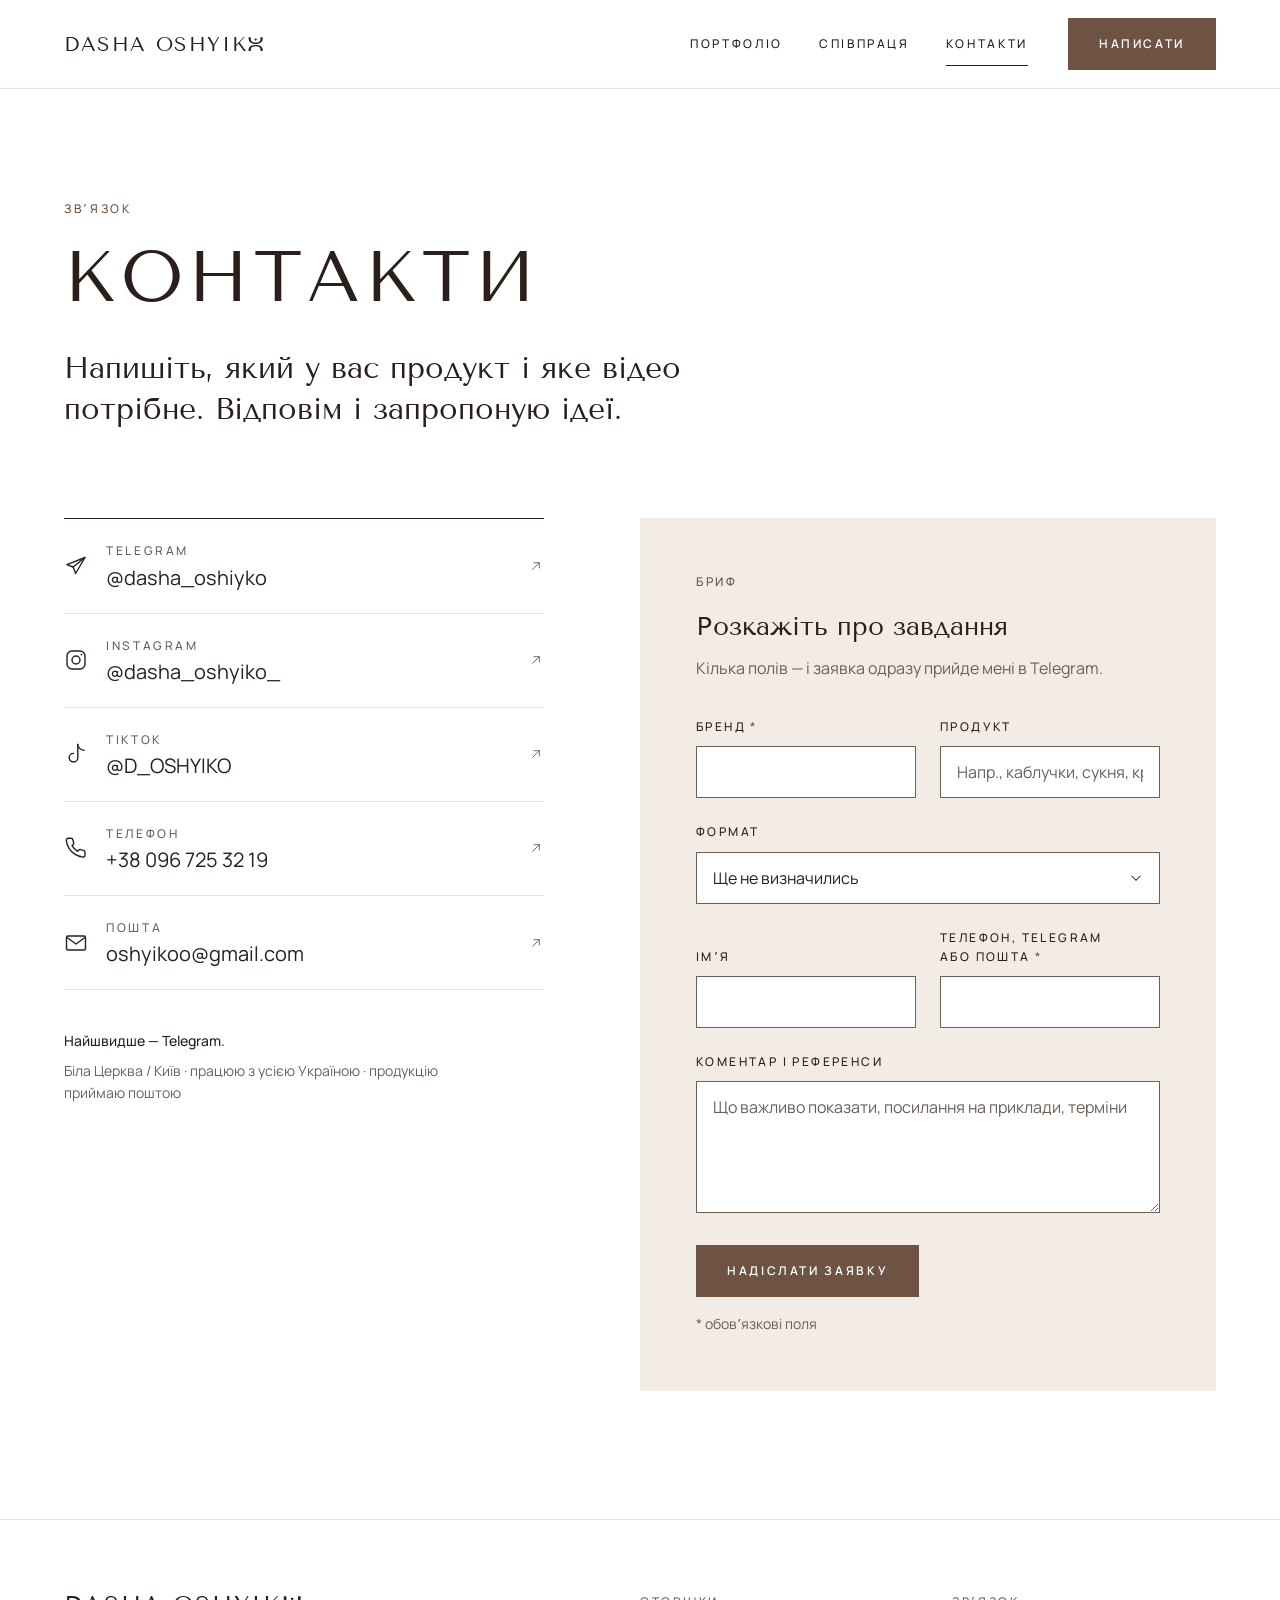
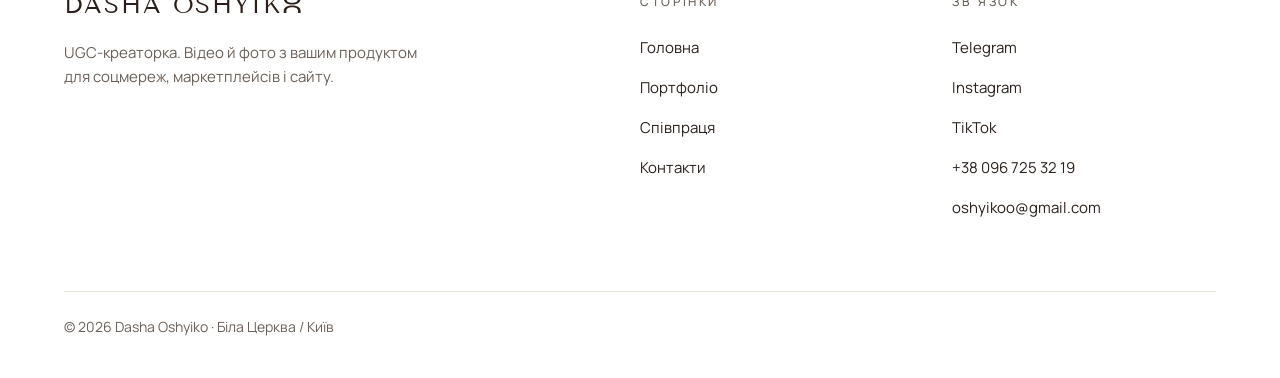
<file: contacts.html>
<!doctype html>
<html lang="uk">
<head>
<meta charset="utf-8">
<meta name="viewport" content="width=device-width, initial-scale=1">
<title>Контакти — Dasha Oshyiko · UGC</title>
<meta name="description" content="Звʼязатися з UGC-креаторкою Dasha Oshyiko: Telegram, Instagram, телефон, пошта і форма брифу.">
<meta name="theme-color" content="#FFFFFF">
<meta property="og:type" content="website">
<meta property="og:locale" content="uk_UA">
<meta property="og:site_name" content="Dasha Oshyiko">
<meta property="og:title" content="Контакти — Dasha Oshyiko · UGC">
<meta property="og:description" content="Звʼязатися з UGC-креаторкою Dasha Oshyiko: Telegram, Instagram, телефон, пошта і форма брифу.">
<link rel="canonical" href="https://oshyiko.com/contacts.html">
<meta property="og:url" content="https://oshyiko.com/contacts.html">
<meta property="og:image" content="https://oshyiko.com/assets/img/og.jpg">
<meta property="og:image:width" content="1200">
<meta property="og:image:height" content="630">
<meta property="og:image:alt" content="Dasha Oshyiko — UGC-креаторка">
<meta name="twitter:card" content="summary_large_image">
<link rel="icon" href="assets/img/favicon.svg" type="image/svg+xml">
<link rel="icon" href="assets/img/favicon-32.png" sizes="32x32" type="image/png">
<link rel="apple-touch-icon" href="assets/img/apple-touch-icon.png">
<link rel="preconnect" href="https://fonts.googleapis.com">
<link rel="preconnect" href="https://fonts.gstatic.com" crossorigin>
<link rel="stylesheet" href="https://fonts.googleapis.com/css2?family=Manrope:wght@400;500;600&amp;family=Tenor+Sans&amp;display=swap">
<link rel="stylesheet" href="assets/css/style.css?v=7c4f8ca7">
<script>document.documentElement.classList.add('js');setTimeout(function(){if(!window.__do)document.documentElement.classList.remove('js')},3000)</script>
</head>
<body>
<a class="skip" href="#main">До&nbsp;змісту</a>
<header class="hdr">
<div class="wrap hdr__in">
<a class="hdr__logo" href="index.html" aria-label="Dasha Oshyiko — на головну"><span class="wm" aria-hidden="true"><span class="wm__t">DASHA OSHYIK</span><svg class="wm__o" aria-hidden="true" viewBox="0 0 76.5 72.4" fill="currentColor"><path d="M3.0,1.2 V9 C3.0,28.5 19.5,35.0 38.25,35.0 C57,35.0 73.5,28.5 73.5,9 V1.2 H62.5 V9 C62.5,24.0 53,28.0 38.25,28.0 C23.5,28.0 14.0,24.0 14.0,9 V1.2 Z"/><path d="M3.0,71.2 V63.4 C3.0,46.0 19.5,39.5 38.25,39.5 C57,39.5 73.5,46.0 73.5,63.4 V71.2 H62.5 V63.4 C62.5,50.5 53,46.5 38.25,46.5 C23.5,46.5 14.0,50.5 14.0,63.4 V71.2 Z"/><path transform="translate(31.65,6.5) scale(.55)" d="M12 21.2C7 17.6 1.5 13.4 1.5 7.6 1.5 4.3 4 1.8 7.1 1.8c2 0 3.8 1.1 4.9 2.8 1.1-1.7 2.9-2.8 4.9-2.8 3.1 0 5.6 2.5 5.6 5.8 0 5.8-5.5 10-10.5 13.6z"/></svg></span></a>
<nav class="nav" aria-label="Головне меню">
<ul class="nav__list"><li><a class="nav__a" href="portfolio.html">Портфоліо</a></li><li><a class="nav__a" href="cooperation.html">Співпраця</a></li><li><a class="nav__a" href="contacts.html" aria-current="page">Контакти</a></li></ul>
<a class="btn btn--p" href="https://t.me/dasha_oshiyko" target="_blank" rel="noopener">Написати</a>
<button class="burger" type="button" aria-expanded="false" aria-controls="menu" aria-label="Відкрити меню"><span></span><span></span></button>
</nav>
</div>
</header>
<div class="menu" id="menu" hidden>
<ul class="menu__list"><li><a href="index.html">Головна</a></li><li><a href="portfolio.html">Портфоліо</a></li><li><a href="cooperation.html">Співпраця</a></li><li><a href="contacts.html" aria-current="page">Контакти</a></li></ul>
<div class="menu__foot">
<a class="btn btn--p" href="https://t.me/dasha_oshiyko" target="_blank" rel="noopener">Написати в&nbsp;Telegram</a>
<p class="small"><a class="nowrap" href="tel:+380967253219">+38 096 725 32 19</a> · <a href="mailto:oshyikoo@gmail.com">oshyikoo@gmail.com</a></p>
</div>
</div>
<main id="main">
<section class="phead">
<div class="wrap">
<p class="eyebrow">Звʼязок</p>
<h1 class="h1-page">КОНТАКТИ</h1>
<p class="lead phead__lead">Напишіть, який у&nbsp;вас продукт і&nbsp;яке відео потрібне. Відповім і&nbsp;запропоную ідеї.</p>
</div>
</section>

<section class="sec sec--first">
<div class="wrap contacts">
<div>
<div class="rv"><a class="crow" href="https://t.me/dasha_oshiyko" target="_blank" rel="noopener"><span class="crow__l"><svg viewBox="0 0 24 24" fill="none" stroke="currentColor" stroke-width="1.4" stroke-linecap="round" stroke-linejoin="round" aria-hidden="true"><path d="M21 3.5 2.8 10.6l6.4 2.4 2.4 6.5L21 3.5z"/><path d="M9.2 13 21 3.5"/></svg><span><span class="crow__k">Telegram</span><span class="crow__v">@dasha_oshiyko</span></span></span><svg viewBox="0 0 24 24" fill="none" stroke="currentColor" stroke-width="1.4" stroke-linecap="round" stroke-linejoin="round" aria-hidden="true" class="arr"><path d="M7 17 17 7M9 7h8v8"/></svg></a><a class="crow" href="https://www.instagram.com/dasha_oshyiko_/" target="_blank" rel="noopener"><span class="crow__l"><svg viewBox="0 0 24 24" fill="none" stroke="currentColor" stroke-width="1.4" stroke-linecap="round" stroke-linejoin="round" aria-hidden="true"><rect x="3" y="3" width="18" height="18" rx="5"/><circle cx="12" cy="12" r="4"/><circle cx="17.4" cy="6.6" r=".9" fill="currentColor" stroke="none"/></svg><span><span class="crow__k">Instagram</span><span class="crow__v">@dasha_oshyiko_</span></span></span><svg viewBox="0 0 24 24" fill="none" stroke="currentColor" stroke-width="1.4" stroke-linecap="round" stroke-linejoin="round" aria-hidden="true" class="arr"><path d="M7 17 17 7M9 7h8v8"/></svg></a><a class="crow" href="https://www.tiktok.com/@D_OSHYIKO" target="_blank" rel="noopener"><span class="crow__l"><svg viewBox="0 0 24 24" fill="none" stroke="currentColor" stroke-width="1.4" stroke-linecap="round" stroke-linejoin="round" aria-hidden="true"><path d="M13.8 2.5v13.2a4.3 4.3 0 1 1-4.3-4.3"/><path d="M13.8 2.5c.5 3.1 2.9 5.4 6.2 5.7"/></svg><span><span class="crow__k">TikTok</span><span class="crow__v">@D_OSHYIKO</span></span></span><svg viewBox="0 0 24 24" fill="none" stroke="currentColor" stroke-width="1.4" stroke-linecap="round" stroke-linejoin="round" aria-hidden="true" class="arr"><path d="M7 17 17 7M9 7h8v8"/></svg></a><a class="crow" href="tel:+380967253219"><span class="crow__l"><svg viewBox="0 0 24 24" fill="none" stroke="currentColor" stroke-width="1.4" stroke-linecap="round" stroke-linejoin="round" aria-hidden="true"><path d="M21 16.4v2.8a1.9 1.9 0 0 1-2.1 1.9 18.6 18.6 0 0 1-8.1-2.9 18.3 18.3 0 0 1-5.6-5.6A18.6 18.6 0 0 1 2.3 4.4 1.9 1.9 0 0 1 4.2 2.3H7a1.9 1.9 0 0 1 1.9 1.6c.1.9.4 1.8.7 2.6a1.9 1.9 0 0 1-.4 2L8 9.7a15 15 0 0 0 5.6 5.6l1.2-1.2a1.9 1.9 0 0 1 2-.4c.8.3 1.7.6 2.6.7a1.9 1.9 0 0 1 1.6 2z"/></svg><span><span class="crow__k">Телефон</span><span class="crow__v">+38 096 725 32 19</span></span></span><svg viewBox="0 0 24 24" fill="none" stroke="currentColor" stroke-width="1.4" stroke-linecap="round" stroke-linejoin="round" aria-hidden="true" class="arr"><path d="M7 17 17 7M9 7h8v8"/></svg></a><a class="crow" href="mailto:oshyikoo@gmail.com"><span class="crow__l"><svg viewBox="0 0 24 24" fill="none" stroke="currentColor" stroke-width="1.4" stroke-linecap="round" stroke-linejoin="round" aria-hidden="true"><rect x="2.5" y="5" width="19" height="14" rx="1.5"/><path d="m3 6.5 9 6.5 9-6.5"/></svg><span><span class="crow__k">Пошта</span><span class="crow__v">oshyikoo@gmail.com</span></span></span><svg viewBox="0 0 24 24" fill="none" stroke="currentColor" stroke-width="1.4" stroke-linecap="round" stroke-linejoin="round" aria-hidden="true" class="arr"><path d="M7 17 17 7M9 7h8v8"/></svg></a></div>
<div class="cside rv">
<p class="small"><b style="font-weight:500">Найшвидше&nbsp;— Telegram.</b></p>
<p class="small muted">Біла&nbsp;Церква&nbsp;/ Київ · працюю з&nbsp;усією&nbsp;Україною · продукцію приймаю поштою</p>
</div>
</div>

<noscript><p class="form__intro">Щоб&nbsp;надіслати бриф, увімкніть JavaScript або&nbsp;напишіть напряму: <a href="https://t.me/dasha_oshiyko">Telegram</a>, <a href="mailto:oshyikoo@gmail.com">oshyikoo@gmail.com</a>.</p></noscript>
<form class="form rv" id="brief" hidden>
<p class="eyebrow">Бриф</p>
<h2 class="h3">Розкажіть про&nbsp;завдання</h2>
<p class="form__intro">Кілька полів&nbsp;— і&nbsp;заявка одразу прийде мені в&nbsp;Telegram.</p>
<div class="fgrid">
<div class="field"><label for="f-brand">Бренд <i aria-hidden="true">*</i></label><input id="f-brand" name="brand" type="text" autocomplete="organization" required></div>
<div class="field"><label for="f-product">Продукт</label><input id="f-product" name="product" type="text" placeholder="Напр., каблучки, сукня, крем"></div>
<div class="field full"><label for="f-package">Формат</label><select id="f-package" name="package"><option value="Ще не визначились">Ще&nbsp;не&nbsp;визначились</option><option value="UGC-відео">UGC-відео</option><option value="Розмовне відео">Розмовне відео</option><option value="Стріт-зйомка">Стріт-зйомка</option><option value="Студія">Студія</option></select></div>
<div class="field"><label for="f-name">Імʼя</label><input id="f-name" name="name" type="text" autocomplete="name"></div>
<div class="field"><label for="f-contact">Телефон, Telegram або&nbsp;пошта <i aria-hidden="true">*</i></label><input id="f-contact" name="contact" type="text" required></div>
<div class="field full"><label for="f-comment">Коментар і&nbsp;референси</label><textarea id="f-comment" name="comment" placeholder="Що важливо показати, посилання на приклади, терміни"></textarea></div>
</div>
<div class="hp" aria-hidden="true"><label for="f-website">Сайт</label><input id="f-website" name="website" type="text" tabindex="-1" autocomplete="off"></div>
<div class="btns"><button class="btn btn--p" type="submit" data-send>Надіслати заявку</button></div>
<p class="form__hint">* обовʼязкові поля</p>
<p class="form__status" role="status" aria-live="polite"></p>
</form>
</div>
</section>
</main>
<footer class="ftr">
<div class="wrap">
<div class="ftr__top">
<div class="ftr__brand"><span class="wm" role="img" aria-label="Dasha Oshyiko"><span class="wm__t">DASHA OSHYIK</span><svg class="wm__o" aria-hidden="true" viewBox="0 0 76.5 72.4" fill="currentColor"><path d="M3.0,1.2 V9 C3.0,28.5 19.5,35.0 38.25,35.0 C57,35.0 73.5,28.5 73.5,9 V1.2 H62.5 V9 C62.5,24.0 53,28.0 38.25,28.0 C23.5,28.0 14.0,24.0 14.0,9 V1.2 Z"/><path d="M3.0,71.2 V63.4 C3.0,46.0 19.5,39.5 38.25,39.5 C57,39.5 73.5,46.0 73.5,63.4 V71.2 H62.5 V63.4 C62.5,50.5 53,46.5 38.25,46.5 C23.5,46.5 14.0,50.5 14.0,63.4 V71.2 Z"/><path transform="translate(31.65,6.5) scale(.55)" d="M12 21.2C7 17.6 1.5 13.4 1.5 7.6 1.5 4.3 4 1.8 7.1 1.8c2 0 3.8 1.1 4.9 2.8 1.1-1.7 2.9-2.8 4.9-2.8 3.1 0 5.6 2.5 5.6 5.8 0 5.8-5.5 10-10.5 13.6z"/></svg></span><p>UGC-креаторка. Відео й&nbsp;фото з&nbsp;вашим продуктом для&nbsp;соцмереж, маркетплейсів і&nbsp;сайту.</p></div>
<div><p class="ftr__h">Сторінки</p><ul class="ftr__list"><li><a href="index.html">Головна</a></li><li><a href="portfolio.html">Портфоліо</a></li><li><a href="cooperation.html">Співпраця</a></li><li><a href="contacts.html">Контакти</a></li></ul></div>
<div><p class="ftr__h">Звʼязок</p><ul class="ftr__list"><li><a href="https://t.me/dasha_oshiyko" target="_blank" rel="noopener">Telegram</a></li><li><a href="https://www.instagram.com/dasha_oshyiko_/" target="_blank" rel="noopener">Instagram</a></li><li><a href="https://www.tiktok.com/@D_OSHYIKO" target="_blank" rel="noopener">TikTok</a></li><li><a href="tel:+380967253219">+38 096 725 32 19</a></li><li><a href="mailto:oshyikoo@gmail.com">oshyikoo@gmail.com</a></li></ul></div>
</div>
<div class="ftr__bot"><p>© 2026&nbsp;Dasha Oshyiko · Біла&nbsp;Церква&nbsp;/ Київ</p></div>
</div>
</footer>

<script src="assets/js/main.js?v=7c4f8ca7" defer></script>
</body>
</html>
</file>
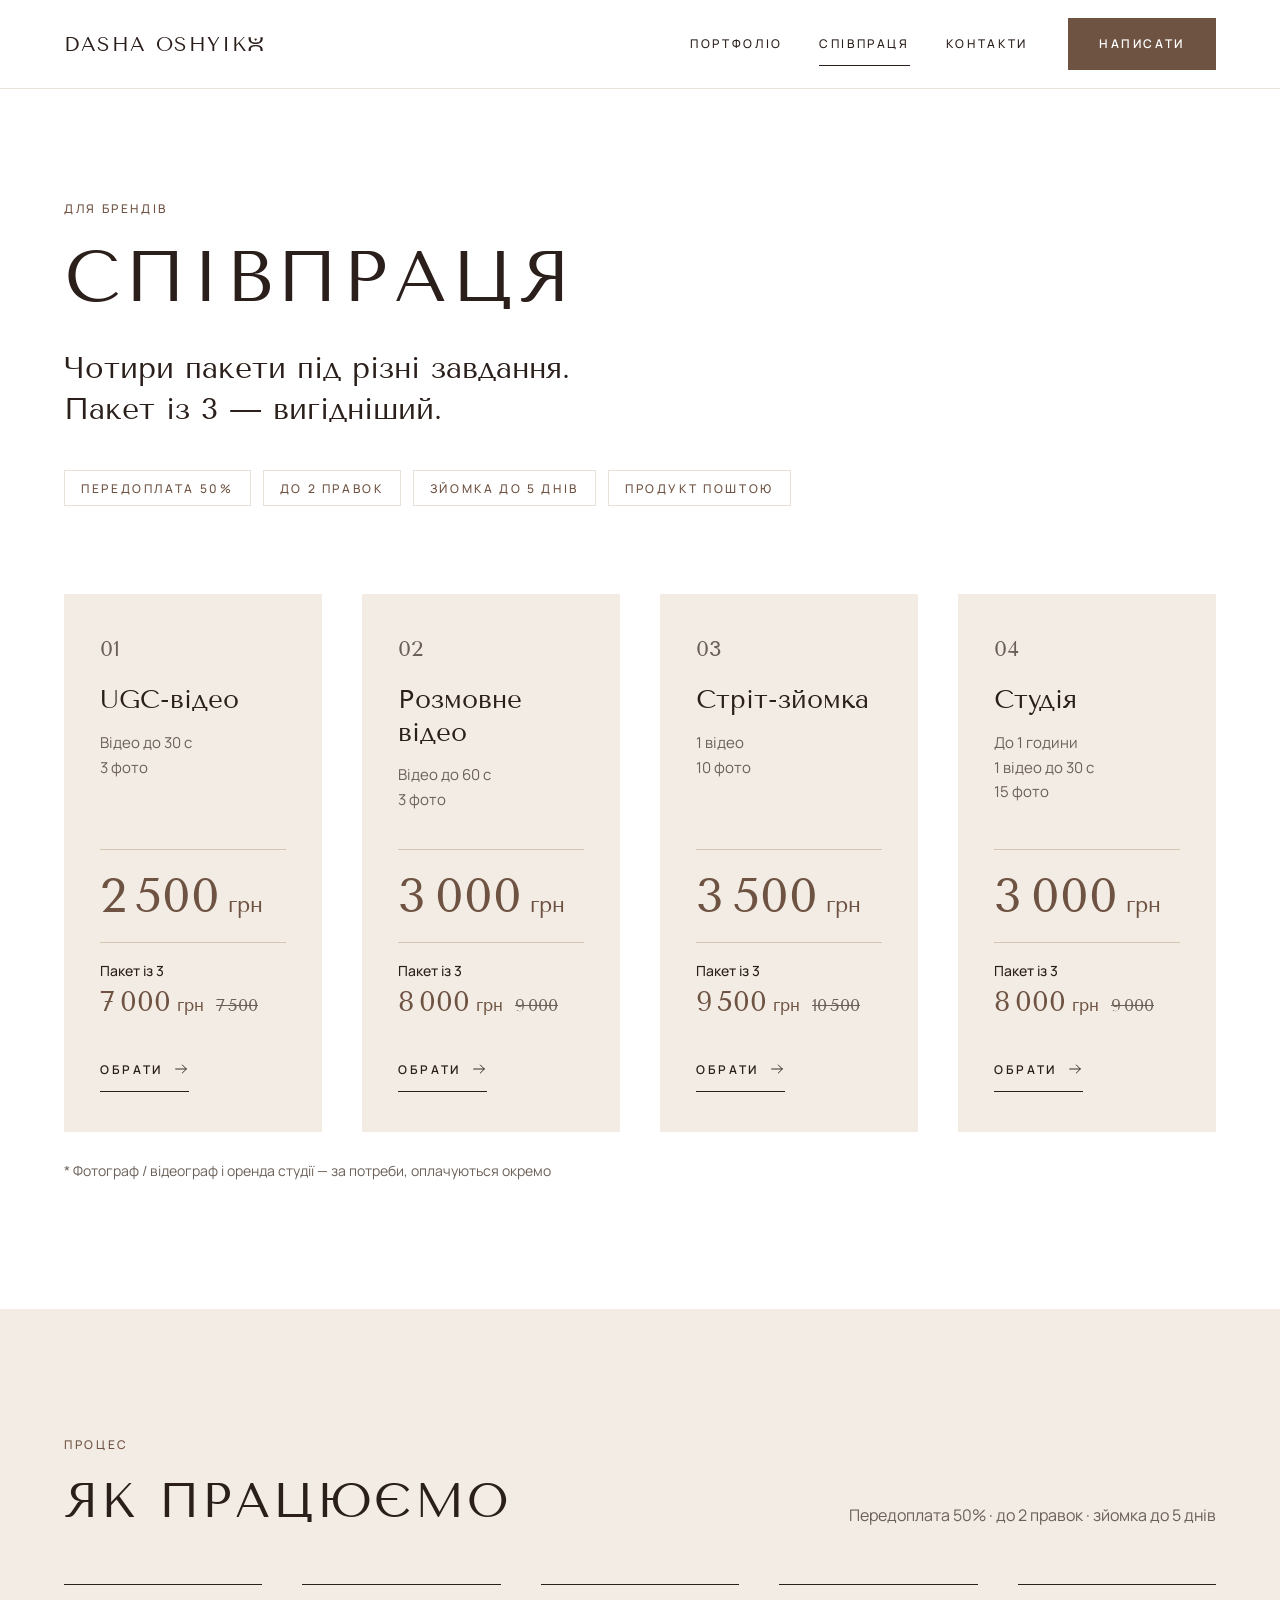
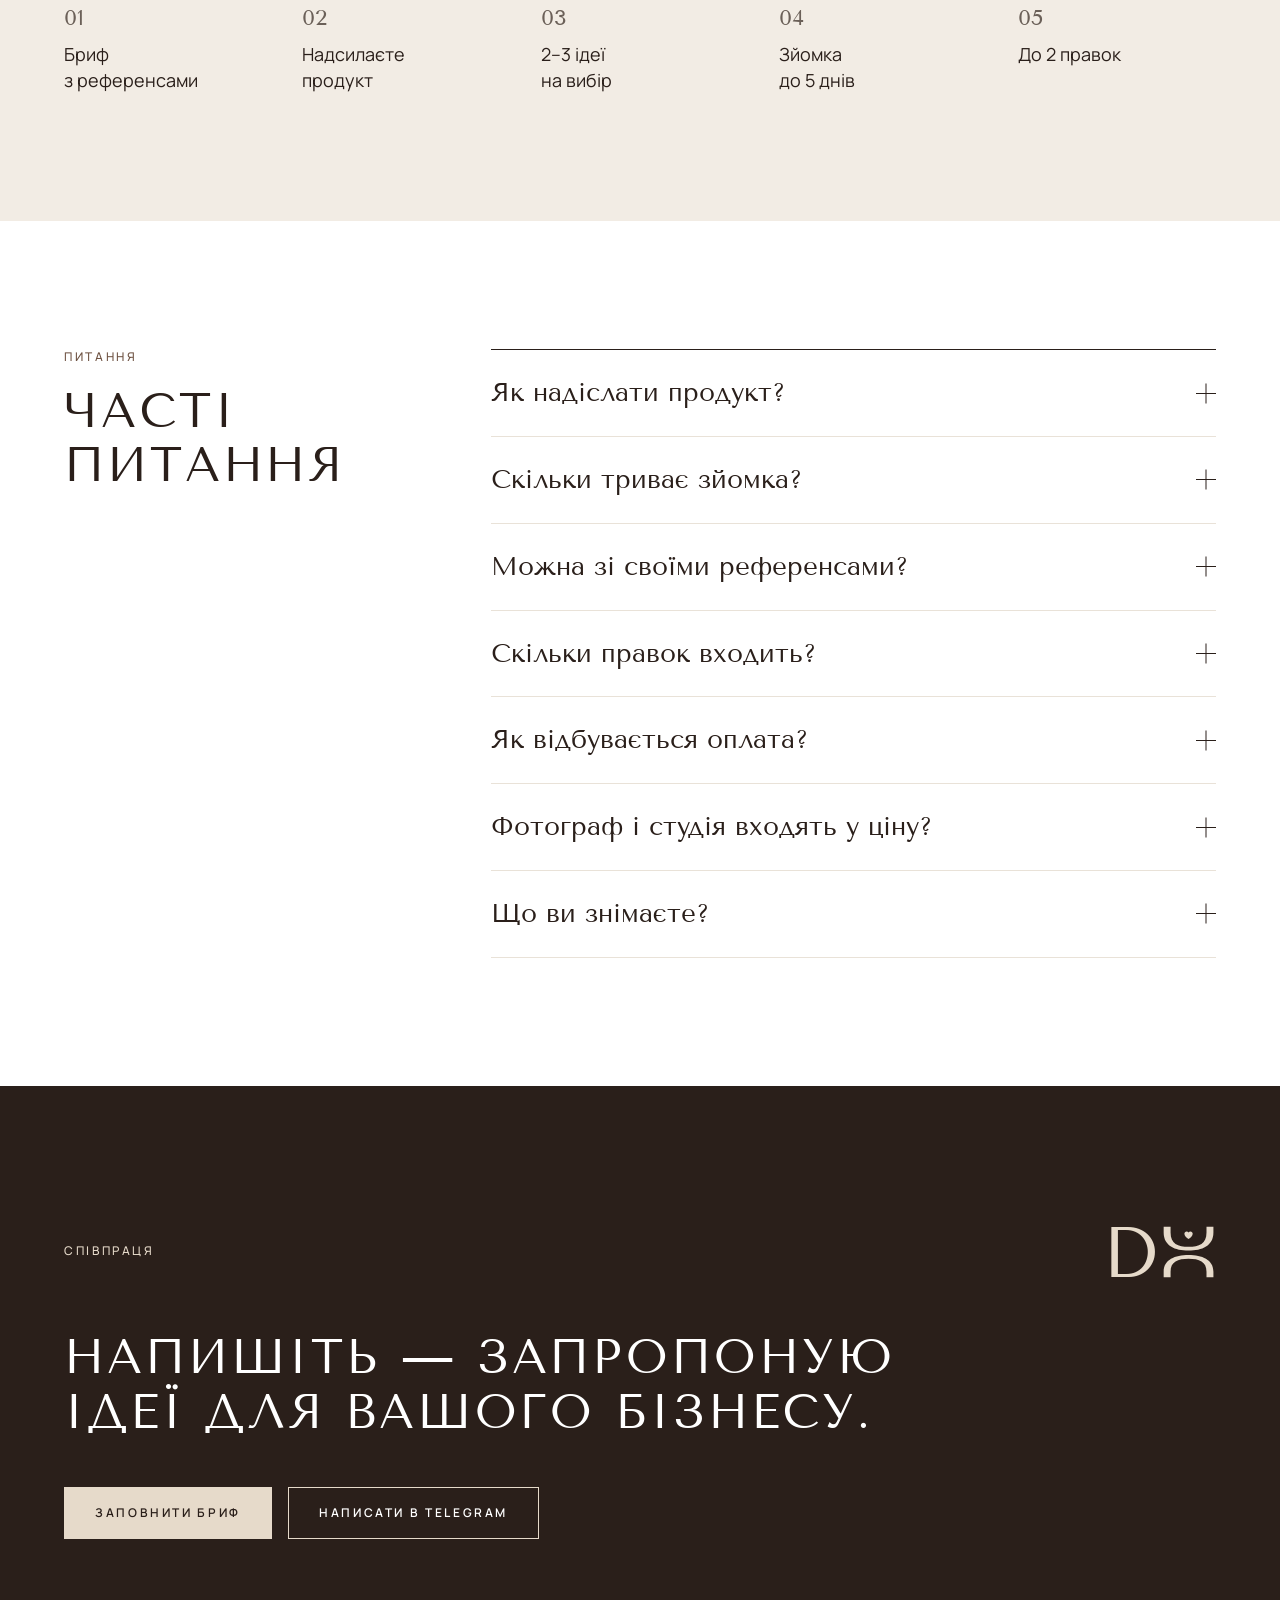
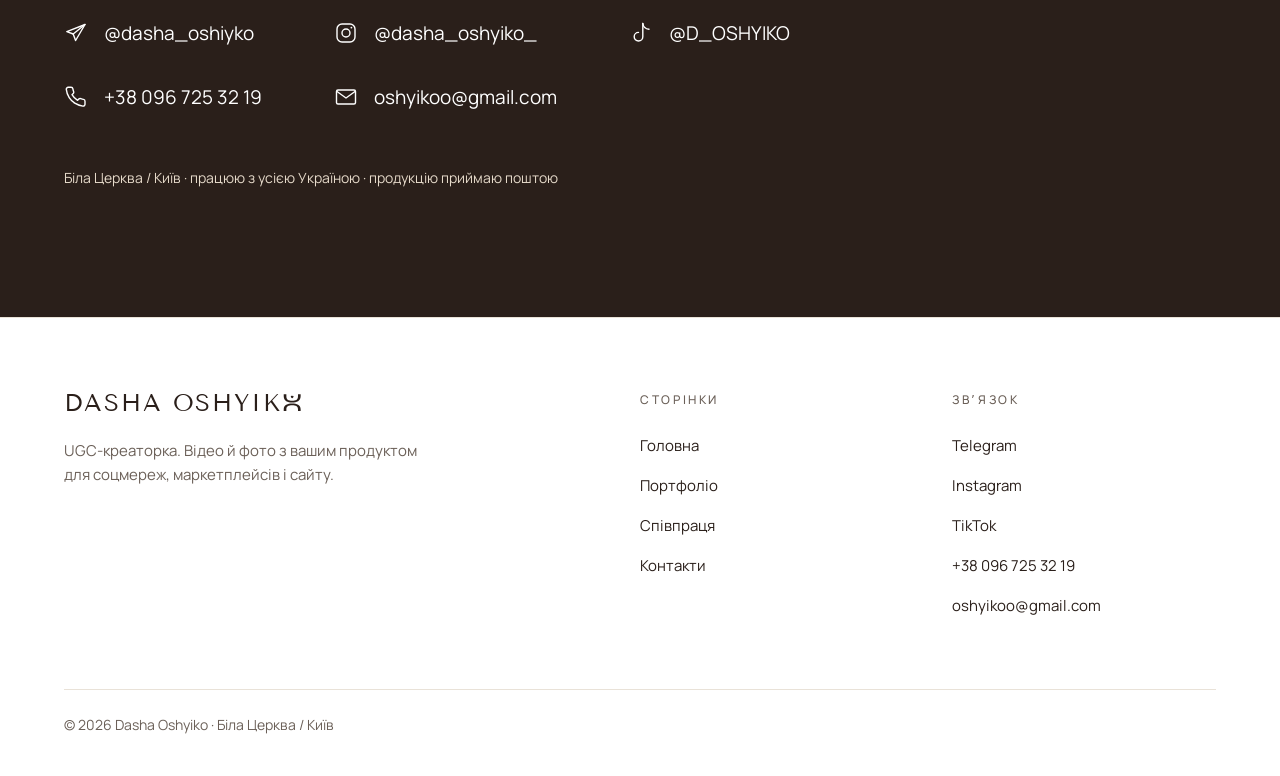
<file: cooperation.html>
<!doctype html>
<html lang="uk">
<head>
<meta charset="utf-8">
<meta name="viewport" content="width=device-width, initial-scale=1">
<title>Співпраця й ціни — Dasha Oshyiko · UGC</title>
<meta name="description" content="Пакети UGC-зйомки: UGC-відео, розмовне відео, стріт-зйомка, студія. Ціни, умови й відповіді на часті питання.">
<meta name="theme-color" content="#FFFFFF">
<meta property="og:type" content="website">
<meta property="og:locale" content="uk_UA">
<meta property="og:site_name" content="Dasha Oshyiko">
<meta property="og:title" content="Співпраця й ціни — Dasha Oshyiko · UGC">
<meta property="og:description" content="Пакети UGC-зйомки: UGC-відео, розмовне відео, стріт-зйомка, студія. Ціни, умови й відповіді на часті питання.">
<link rel="canonical" href="https://oshyiko.com/cooperation.html">
<meta property="og:url" content="https://oshyiko.com/cooperation.html">
<meta property="og:image" content="https://oshyiko.com/assets/img/og.jpg">
<meta property="og:image:width" content="1200">
<meta property="og:image:height" content="630">
<meta property="og:image:alt" content="Dasha Oshyiko — UGC-креаторка">
<meta name="twitter:card" content="summary_large_image">
<link rel="icon" href="assets/img/favicon.svg" type="image/svg+xml">
<link rel="icon" href="assets/img/favicon-32.png" sizes="32x32" type="image/png">
<link rel="apple-touch-icon" href="assets/img/apple-touch-icon.png">
<link rel="preconnect" href="https://fonts.googleapis.com">
<link rel="preconnect" href="https://fonts.gstatic.com" crossorigin>
<link rel="stylesheet" href="https://fonts.googleapis.com/css2?family=Manrope:wght@400;500;600&amp;family=Tenor+Sans&amp;display=swap">
<link rel="stylesheet" href="assets/css/style.css?v=7c4f8ca7">
<script>document.documentElement.classList.add('js');setTimeout(function(){if(!window.__do)document.documentElement.classList.remove('js')},3000)</script>
</head>
<body>
<a class="skip" href="#main">До&nbsp;змісту</a>
<header class="hdr">
<div class="wrap hdr__in">
<a class="hdr__logo" href="index.html" aria-label="Dasha Oshyiko — на головну"><span class="wm" aria-hidden="true"><span class="wm__t">DASHA OSHYIK</span><svg class="wm__o" aria-hidden="true" viewBox="0 0 76.5 72.4" fill="currentColor"><path d="M3.0,1.2 V9 C3.0,28.5 19.5,35.0 38.25,35.0 C57,35.0 73.5,28.5 73.5,9 V1.2 H62.5 V9 C62.5,24.0 53,28.0 38.25,28.0 C23.5,28.0 14.0,24.0 14.0,9 V1.2 Z"/><path d="M3.0,71.2 V63.4 C3.0,46.0 19.5,39.5 38.25,39.5 C57,39.5 73.5,46.0 73.5,63.4 V71.2 H62.5 V63.4 C62.5,50.5 53,46.5 38.25,46.5 C23.5,46.5 14.0,50.5 14.0,63.4 V71.2 Z"/><path transform="translate(31.65,6.5) scale(.55)" d="M12 21.2C7 17.6 1.5 13.4 1.5 7.6 1.5 4.3 4 1.8 7.1 1.8c2 0 3.8 1.1 4.9 2.8 1.1-1.7 2.9-2.8 4.9-2.8 3.1 0 5.6 2.5 5.6 5.8 0 5.8-5.5 10-10.5 13.6z"/></svg></span></a>
<nav class="nav" aria-label="Головне меню">
<ul class="nav__list"><li><a class="nav__a" href="portfolio.html">Портфоліо</a></li><li><a class="nav__a" href="cooperation.html" aria-current="page">Співпраця</a></li><li><a class="nav__a" href="contacts.html">Контакти</a></li></ul>
<a class="btn btn--p" href="https://t.me/dasha_oshiyko" target="_blank" rel="noopener">Написати</a>
<button class="burger" type="button" aria-expanded="false" aria-controls="menu" aria-label="Відкрити меню"><span></span><span></span></button>
</nav>
</div>
</header>
<div class="menu" id="menu" hidden>
<ul class="menu__list"><li><a href="index.html">Головна</a></li><li><a href="portfolio.html">Портфоліо</a></li><li><a href="cooperation.html" aria-current="page">Співпраця</a></li><li><a href="contacts.html">Контакти</a></li></ul>
<div class="menu__foot">
<a class="btn btn--p" href="https://t.me/dasha_oshiyko" target="_blank" rel="noopener">Написати в&nbsp;Telegram</a>
<p class="small"><a class="nowrap" href="tel:+380967253219">+38 096 725 32 19</a> · <a href="mailto:oshyikoo@gmail.com">oshyikoo@gmail.com</a></p>
</div>
</div>
<main id="main">
<section class="phead">
<div class="wrap">
<p class="eyebrow">Для&nbsp;брендів</p>
<h1 class="h1-page">СПІВПРАЦЯ</h1>
<p class="lead phead__lead">Чотири пакети під&nbsp;різні&nbsp;завдання. Пакет із&nbsp;3&nbsp;— вигідніший.</p>
<ul class="terms"><li class="tag">Передоплата 50%</li><li class="tag">До&nbsp;2&nbsp;правок</li><li class="tag">Зйомка до&nbsp;5&nbsp;днів</li><li class="tag">Продукт поштою</li></ul>
</div>
</section>

<section class="sec sec--first" aria-labelledby="packs-h">
<div class="wrap">
<h2 class="sr" id="packs-h">Пакети зйомок</h2>
<div class="pgrid"><article class="pcard rv">
<div><p class="num">01</p><h3 class="h3">UGC-відео</h3><ul class="pcard__inc"><li>Відео до&nbsp;30&nbsp;с</li><li>3&nbsp;фото</li></ul></div>
<div>
<div class="pcard__price"><p class="price price--l">2 500<small>&nbsp;грн</small></p></div>
<div class="pcard__pack"><b>Пакет із&nbsp;3</b><p class="row"><span class="price price--m">7 000<small>&nbsp;грн</small></span><s><span class="sr">замість </span>7 500<span class="sr"> грн</span></s></p></div>
<a class="link" style="margin-top:28px;align-self:flex-start" href="contacts.html?package=UGC-%D0%B2%D1%96%D0%B4%D0%B5%D0%BE#brief">Обрати<span class="sr"> пакет «UGC-відео»</span><svg viewBox="0 0 24 24" fill="none" stroke="currentColor" stroke-width="1.4" stroke-linecap="round" stroke-linejoin="round" aria-hidden="true" class="arr"><path d="M4 12h16M14 6l6 6-6 6"/></svg></a>
</div>
</article><article class="pcard rv">
<div><p class="num">02</p><h3 class="h3">Розмовне відео</h3><ul class="pcard__inc"><li>Відео до&nbsp;60&nbsp;с</li><li>3&nbsp;фото</li></ul></div>
<div>
<div class="pcard__price"><p class="price price--l">3 000<small>&nbsp;грн</small></p></div>
<div class="pcard__pack"><b>Пакет із&nbsp;3</b><p class="row"><span class="price price--m">8 000<small>&nbsp;грн</small></span><s><span class="sr">замість </span>9 000<span class="sr"> грн</span></s></p></div>
<a class="link" style="margin-top:28px;align-self:flex-start" href="contacts.html?package=%D0%A0%D0%BE%D0%B7%D0%BC%D0%BE%D0%B2%D0%BD%D0%B5%20%D0%B2%D1%96%D0%B4%D0%B5%D0%BE#brief">Обрати<span class="sr"> пакет «Розмовне відео»</span><svg viewBox="0 0 24 24" fill="none" stroke="currentColor" stroke-width="1.4" stroke-linecap="round" stroke-linejoin="round" aria-hidden="true" class="arr"><path d="M4 12h16M14 6l6 6-6 6"/></svg></a>
</div>
</article><article class="pcard rv">
<div><p class="num">03</p><h3 class="h3">Стріт-зйомка</h3><ul class="pcard__inc"><li>1&nbsp;відео</li><li>10&nbsp;фото</li></ul></div>
<div>
<div class="pcard__price"><p class="price price--l">3 500<small>&nbsp;грн</small></p></div>
<div class="pcard__pack"><b>Пакет із&nbsp;3</b><p class="row"><span class="price price--m">9 500<small>&nbsp;грн</small></span><s><span class="sr">замість </span>10 500<span class="sr"> грн</span></s></p></div>
<a class="link" style="margin-top:28px;align-self:flex-start" href="contacts.html?package=%D0%A1%D1%82%D1%80%D1%96%D1%82-%D0%B7%D0%B9%D0%BE%D0%BC%D0%BA%D0%B0#brief">Обрати<span class="sr"> пакет «Стріт-зйомка»</span><svg viewBox="0 0 24 24" fill="none" stroke="currentColor" stroke-width="1.4" stroke-linecap="round" stroke-linejoin="round" aria-hidden="true" class="arr"><path d="M4 12h16M14 6l6 6-6 6"/></svg></a>
</div>
</article><article class="pcard rv">
<div><p class="num">04</p><h3 class="h3">Студія</h3><ul class="pcard__inc"><li>До&nbsp;1&nbsp;години</li><li>1&nbsp;відео до&nbsp;30&nbsp;с</li><li>15&nbsp;фото</li></ul></div>
<div>
<div class="pcard__price"><p class="price price--l">3 000<small>&nbsp;грн</small></p></div>
<div class="pcard__pack"><b>Пакет із&nbsp;3</b><p class="row"><span class="price price--m">8 000<small>&nbsp;грн</small></span><s><span class="sr">замість </span>9 000<span class="sr"> грн</span></s></p></div>
<a class="link" style="margin-top:28px;align-self:flex-start" href="contacts.html?package=%D0%A1%D1%82%D1%83%D0%B4%D1%96%D1%8F#brief">Обрати<span class="sr"> пакет «Студія»</span><svg viewBox="0 0 24 24" fill="none" stroke="currentColor" stroke-width="1.4" stroke-linecap="round" stroke-linejoin="round" aria-hidden="true" class="arr"><path d="M4 12h16M14 6l6 6-6 6"/></svg></a>
</div>
</article></div><p class="note">* Фотограф / відеограф і&nbsp;оренда студії&nbsp;— за&nbsp;потреби, оплачуються окремо</p>
</div>
</section>

<section class="sec sec--soft" aria-labelledby="process-h">
<div class="wrap">
<div class="head rv"><div><p class="eyebrow">Процес</p><h2 class="h2" id="process-h">ЯК&nbsp;ПРАЦЮЄМО</h2></div><p class="head__aside">Передоплата 50% · до&nbsp;2&nbsp;правок · зйомка до&nbsp;5&nbsp;днів</p></div>
<ol class="steps"><li class="rv"><p class="num">01</p><p>Бриф<br>з&nbsp;референсами</p></li><li class="rv"><p class="num">02</p><p>Надсилаєте<br>продукт</p></li><li class="rv"><p class="num">03</p><p>2–3&nbsp;ідеї<br>на&nbsp;вибір</p></li><li class="rv"><p class="num">04</p><p>Зйомка<br>до&nbsp;5&nbsp;днів</p></li><li class="rv"><p class="num">05</p><p>До&nbsp;2&nbsp;правок</p></li></ol>
</div>
</section>

<section class="sec" aria-labelledby="faq-h">
<div class="wrap split">
<div class="rv"><p class="eyebrow">Питання</p><h2 class="h2" id="faq-h" style="margin-top:18px">ЧАСТІ ПИТАННЯ</h2></div>
<div class="faq"><details><summary>Як&nbsp;надіслати продукт?<span class="pm" aria-hidden="true"></span></summary><p class="ans">Поштою з&nbsp;будь-якого міста України.</p></details><details><summary>Скільки триває зйомка?<span class="pm" aria-hidden="true"></span></summary><p class="ans">До&nbsp;5&nbsp;днів після&nbsp;того, як&nbsp;продукт у&nbsp;мене.</p></details><details><summary>Можна зі&nbsp;своїми референсами?<span class="pm" aria-hidden="true"></span></summary><p class="ans">Так. Знімаю за&nbsp;вашими референсами або&nbsp;пропоную 2–3&nbsp;ідеї на&nbsp;вибір.</p></details><details><summary>Скільки правок входить?<span class="pm" aria-hidden="true"></span></summary><p class="ans">До&nbsp;2&nbsp;правок у&nbsp;кожному пакеті.</p></details><details><summary>Як&nbsp;відбувається оплата?<span class="pm" aria-hidden="true"></span></summary><p class="ans">Передоплата 50% перед&nbsp;зйомкою.</p></details><details><summary>Фотограф і&nbsp;студія входять у&nbsp;ціну?<span class="pm" aria-hidden="true"></span></summary><p class="ans">Ні. Фотограф / відеограф і&nbsp;оренда студії&nbsp;— за&nbsp;потреби, оплачуються окремо.</p></details><details><summary>Що&nbsp;ви&nbsp;знімаєте?<span class="pm" aria-hidden="true"></span></summary><p class="ans">Одяг, взуття, сумки, прикраси, аксесуари, косметику, догляд, парфуми, засоби для&nbsp;волосся, дім і&nbsp;декор.</p></details></div>
</div>
</section>

<section class="sec sec--dark cta" aria-labelledby="cta-h">
<div class="wrap">
<div class="cta__top"><p class="eyebrow">Співпраця</p><span class="cta__do"><span class="wm" aria-hidden="true"><span class="wm__d">D</span><svg class="wm__o" aria-hidden="true" viewBox="0 0 76.5 72.4" fill="currentColor"><path d="M3.7,1.2 V9 C3.7,27.6 19.5,34.1 38.25,34.1 C57,34.1 72.8,27.6 72.8,9 V1.2 H63.2 V9 C63.2,24.9 53,28.9 38.25,28.9 C23.5,28.9 13.3,24.9 13.3,9 V1.2 Z"/><path d="M3.7,71.2 V63.4 C3.7,46.9 19.5,40.4 38.25,40.4 C57,40.4 72.8,46.9 72.8,63.4 V71.2 H63.2 V63.4 C63.2,49.6 53,45.6 38.25,45.6 C23.5,45.6 13.3,49.6 13.3,63.4 V71.2 Z"/><path transform="translate(31.65,6.5) scale(.55)" d="M12 21.2C7 17.6 1.5 13.4 1.5 7.6 1.5 4.3 4 1.8 7.1 1.8c2 0 3.8 1.1 4.9 2.8 1.1-1.7 2.9-2.8 4.9-2.8 3.1 0 5.6 2.5 5.6 5.8 0 5.8-5.5 10-10.5 13.6z"/></svg></span></span></div>
<h2 class="cta__h rv" id="cta-h">Напишіть&nbsp;— запропоную ідеї для&nbsp;вашого бізнесу.</h2>
<div class="btns rv"><a class="btn btn--sand" href="contacts.html#brief">Заповнити бриф</a><a class="btn btn--light" href="https://t.me/dasha_oshiyko" target="_blank" rel="noopener">Написати в&nbsp;Telegram</a></div>
<ul class="clist"><li><a class="clink" href="https://t.me/dasha_oshiyko" target="_blank" rel="noopener"><svg viewBox="0 0 24 24" fill="none" stroke="currentColor" stroke-width="1.4" stroke-linecap="round" stroke-linejoin="round" aria-hidden="true"><path d="M21 3.5 2.8 10.6l6.4 2.4 2.4 6.5L21 3.5z"/><path d="M9.2 13 21 3.5"/></svg><span class="nowrap">@dasha_oshiyko</span></a></li><li><a class="clink" href="https://www.instagram.com/dasha_oshyiko_/" target="_blank" rel="noopener"><svg viewBox="0 0 24 24" fill="none" stroke="currentColor" stroke-width="1.4" stroke-linecap="round" stroke-linejoin="round" aria-hidden="true"><rect x="3" y="3" width="18" height="18" rx="5"/><circle cx="12" cy="12" r="4"/><circle cx="17.4" cy="6.6" r=".9" fill="currentColor" stroke="none"/></svg><span class="nowrap">@dasha_oshyiko_</span></a></li><li><a class="clink" href="https://www.tiktok.com/@D_OSHYIKO" target="_blank" rel="noopener"><svg viewBox="0 0 24 24" fill="none" stroke="currentColor" stroke-width="1.4" stroke-linecap="round" stroke-linejoin="round" aria-hidden="true"><path d="M13.8 2.5v13.2a4.3 4.3 0 1 1-4.3-4.3"/><path d="M13.8 2.5c.5 3.1 2.9 5.4 6.2 5.7"/></svg><span class="nowrap">@D_OSHYIKO</span></a></li><li><a class="clink" href="tel:+380967253219"><svg viewBox="0 0 24 24" fill="none" stroke="currentColor" stroke-width="1.4" stroke-linecap="round" stroke-linejoin="round" aria-hidden="true"><path d="M21 16.4v2.8a1.9 1.9 0 0 1-2.1 1.9 18.6 18.6 0 0 1-8.1-2.9 18.3 18.3 0 0 1-5.6-5.6A18.6 18.6 0 0 1 2.3 4.4 1.9 1.9 0 0 1 4.2 2.3H7a1.9 1.9 0 0 1 1.9 1.6c.1.9.4 1.8.7 2.6a1.9 1.9 0 0 1-.4 2L8 9.7a15 15 0 0 0 5.6 5.6l1.2-1.2a1.9 1.9 0 0 1 2-.4c.8.3 1.7.6 2.6.7a1.9 1.9 0 0 1 1.6 2z"/></svg><span class="nowrap">+38 096 725 32 19</span></a></li><li><a class="clink" href="mailto:oshyikoo@gmail.com"><svg viewBox="0 0 24 24" fill="none" stroke="currentColor" stroke-width="1.4" stroke-linecap="round" stroke-linejoin="round" aria-hidden="true"><rect x="2.5" y="5" width="19" height="14" rx="1.5"/><path d="m3 6.5 9 6.5 9-6.5"/></svg><span class="nowrap">oshyikoo@gmail.com</span></a></li></ul>
<p class="cta__geo">Біла&nbsp;Церква&nbsp;/ Київ · працюю з&nbsp;усією&nbsp;Україною · продукцію приймаю поштою</p>
</div>
</section>
</main>
<footer class="ftr">
<div class="wrap">
<div class="ftr__top">
<div class="ftr__brand"><span class="wm" role="img" aria-label="Dasha Oshyiko"><span class="wm__t">DASHA OSHYIK</span><svg class="wm__o" aria-hidden="true" viewBox="0 0 76.5 72.4" fill="currentColor"><path d="M3.0,1.2 V9 C3.0,28.5 19.5,35.0 38.25,35.0 C57,35.0 73.5,28.5 73.5,9 V1.2 H62.5 V9 C62.5,24.0 53,28.0 38.25,28.0 C23.5,28.0 14.0,24.0 14.0,9 V1.2 Z"/><path d="M3.0,71.2 V63.4 C3.0,46.0 19.5,39.5 38.25,39.5 C57,39.5 73.5,46.0 73.5,63.4 V71.2 H62.5 V63.4 C62.5,50.5 53,46.5 38.25,46.5 C23.5,46.5 14.0,50.5 14.0,63.4 V71.2 Z"/><path transform="translate(31.65,6.5) scale(.55)" d="M12 21.2C7 17.6 1.5 13.4 1.5 7.6 1.5 4.3 4 1.8 7.1 1.8c2 0 3.8 1.1 4.9 2.8 1.1-1.7 2.9-2.8 4.9-2.8 3.1 0 5.6 2.5 5.6 5.8 0 5.8-5.5 10-10.5 13.6z"/></svg></span><p>UGC-креаторка. Відео й&nbsp;фото з&nbsp;вашим продуктом для&nbsp;соцмереж, маркетплейсів і&nbsp;сайту.</p></div>
<div><p class="ftr__h">Сторінки</p><ul class="ftr__list"><li><a href="index.html">Головна</a></li><li><a href="portfolio.html">Портфоліо</a></li><li><a href="cooperation.html">Співпраця</a></li><li><a href="contacts.html">Контакти</a></li></ul></div>
<div><p class="ftr__h">Звʼязок</p><ul class="ftr__list"><li><a href="https://t.me/dasha_oshiyko" target="_blank" rel="noopener">Telegram</a></li><li><a href="https://www.instagram.com/dasha_oshyiko_/" target="_blank" rel="noopener">Instagram</a></li><li><a href="https://www.tiktok.com/@D_OSHYIKO" target="_blank" rel="noopener">TikTok</a></li><li><a href="tel:+380967253219">+38 096 725 32 19</a></li><li><a href="mailto:oshyikoo@gmail.com">oshyikoo@gmail.com</a></li></ul></div>
</div>
<div class="ftr__bot"><p>© 2026&nbsp;Dasha Oshyiko · Біла&nbsp;Церква&nbsp;/ Київ</p></div>
</div>
</footer>

<script src="assets/js/main.js?v=7c4f8ca7" defer></script>
</body>
</html>
</file>
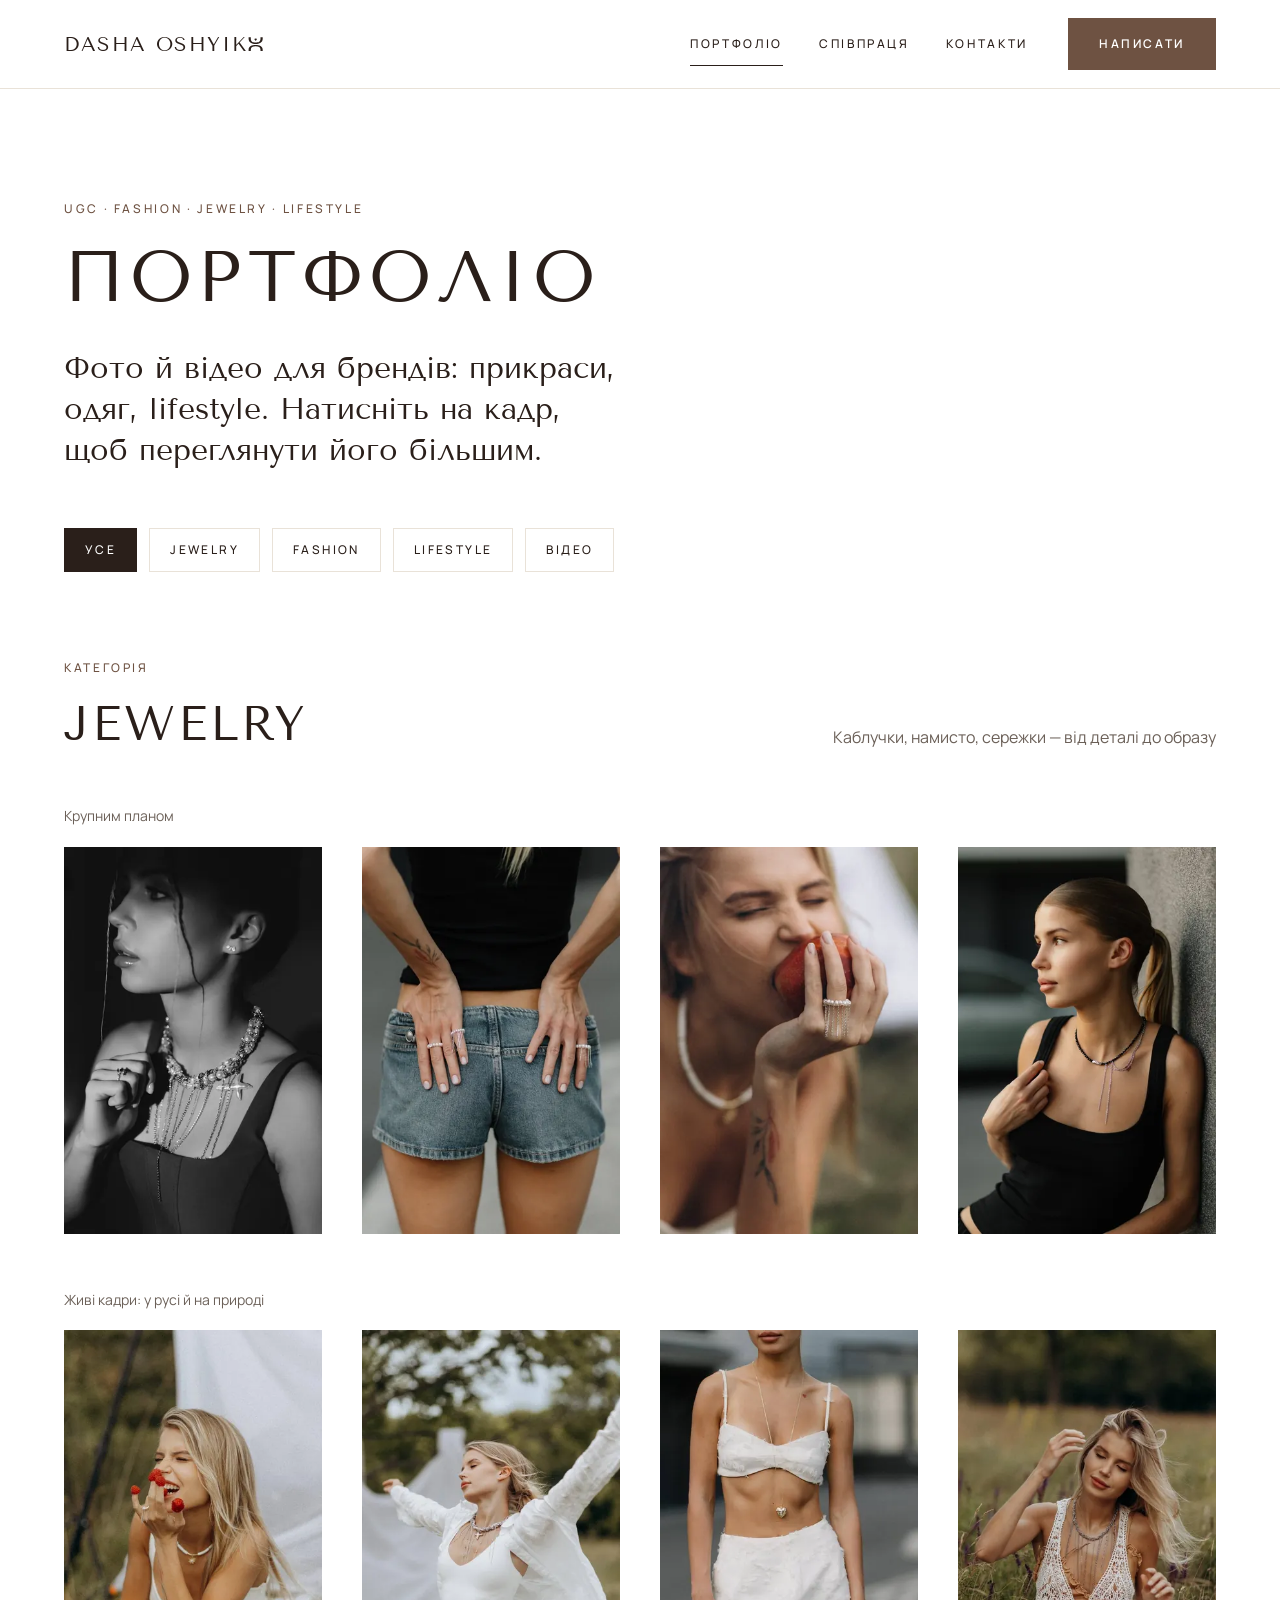
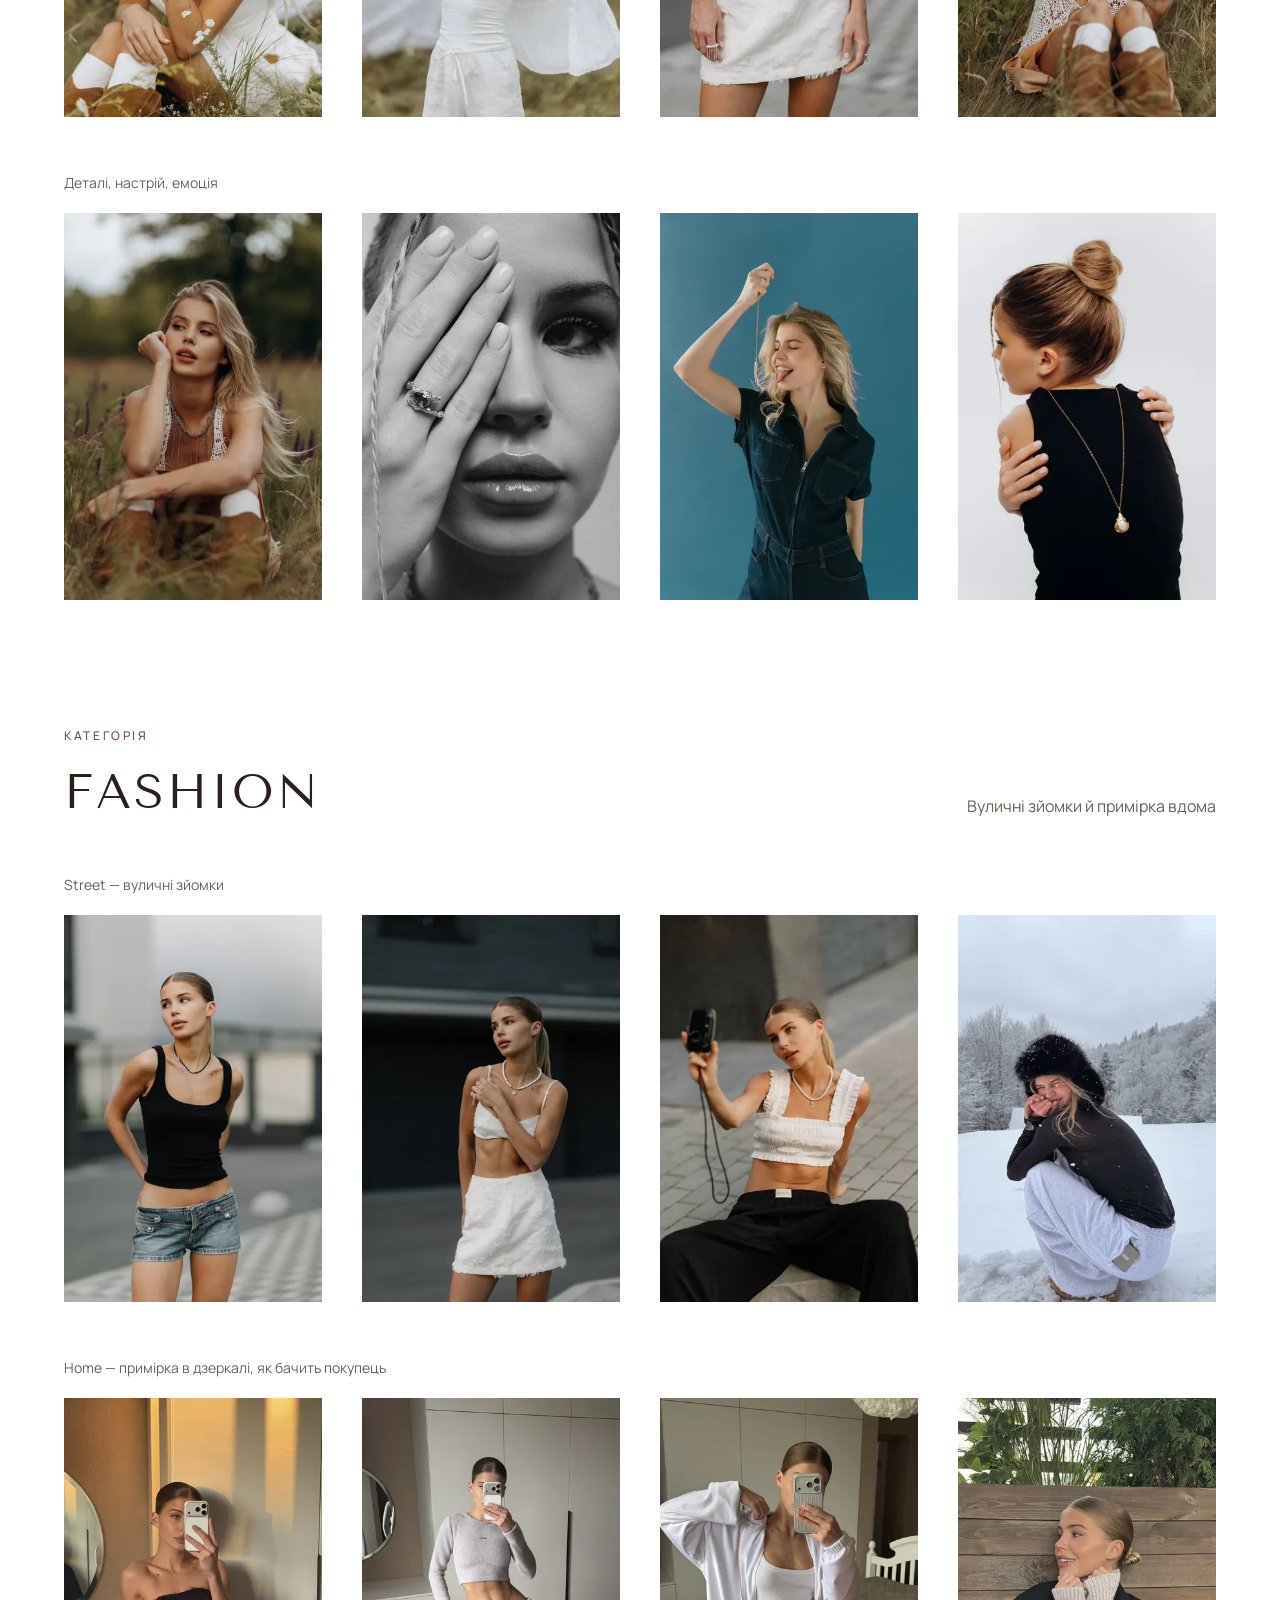
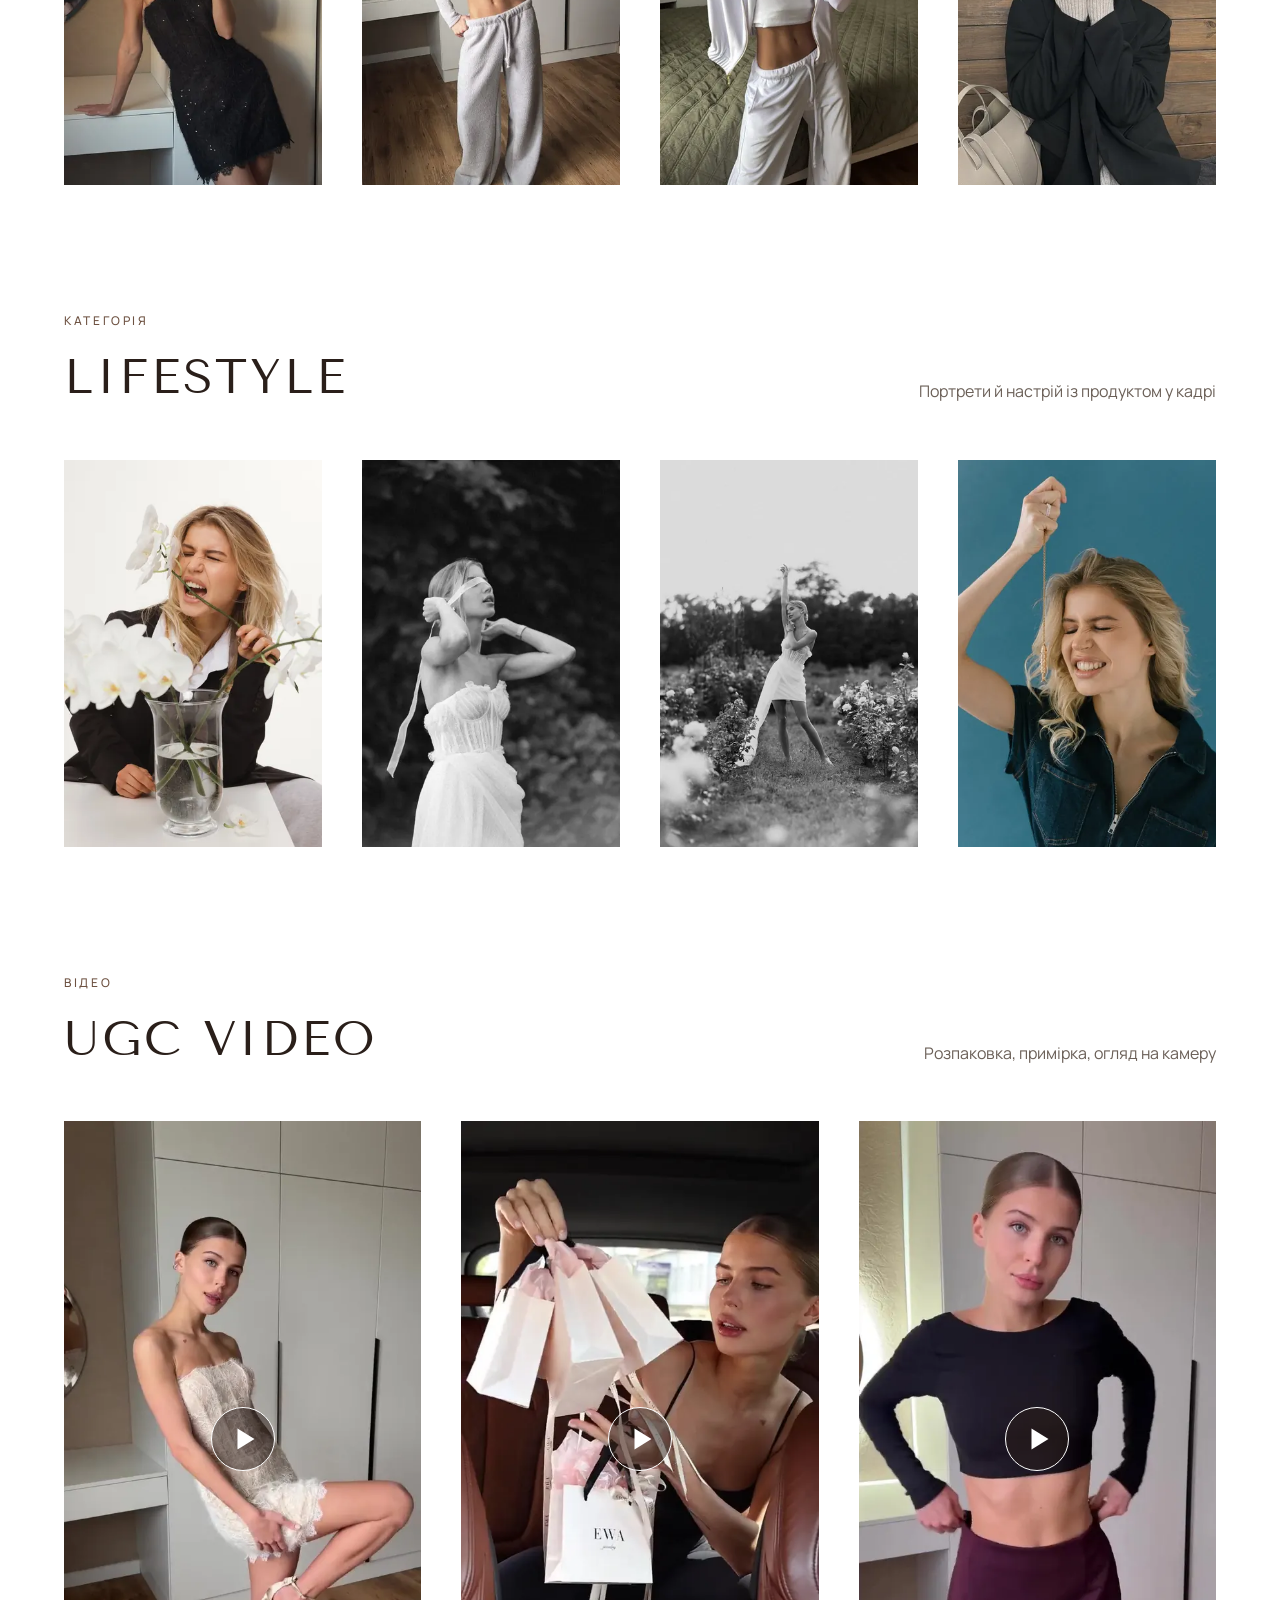
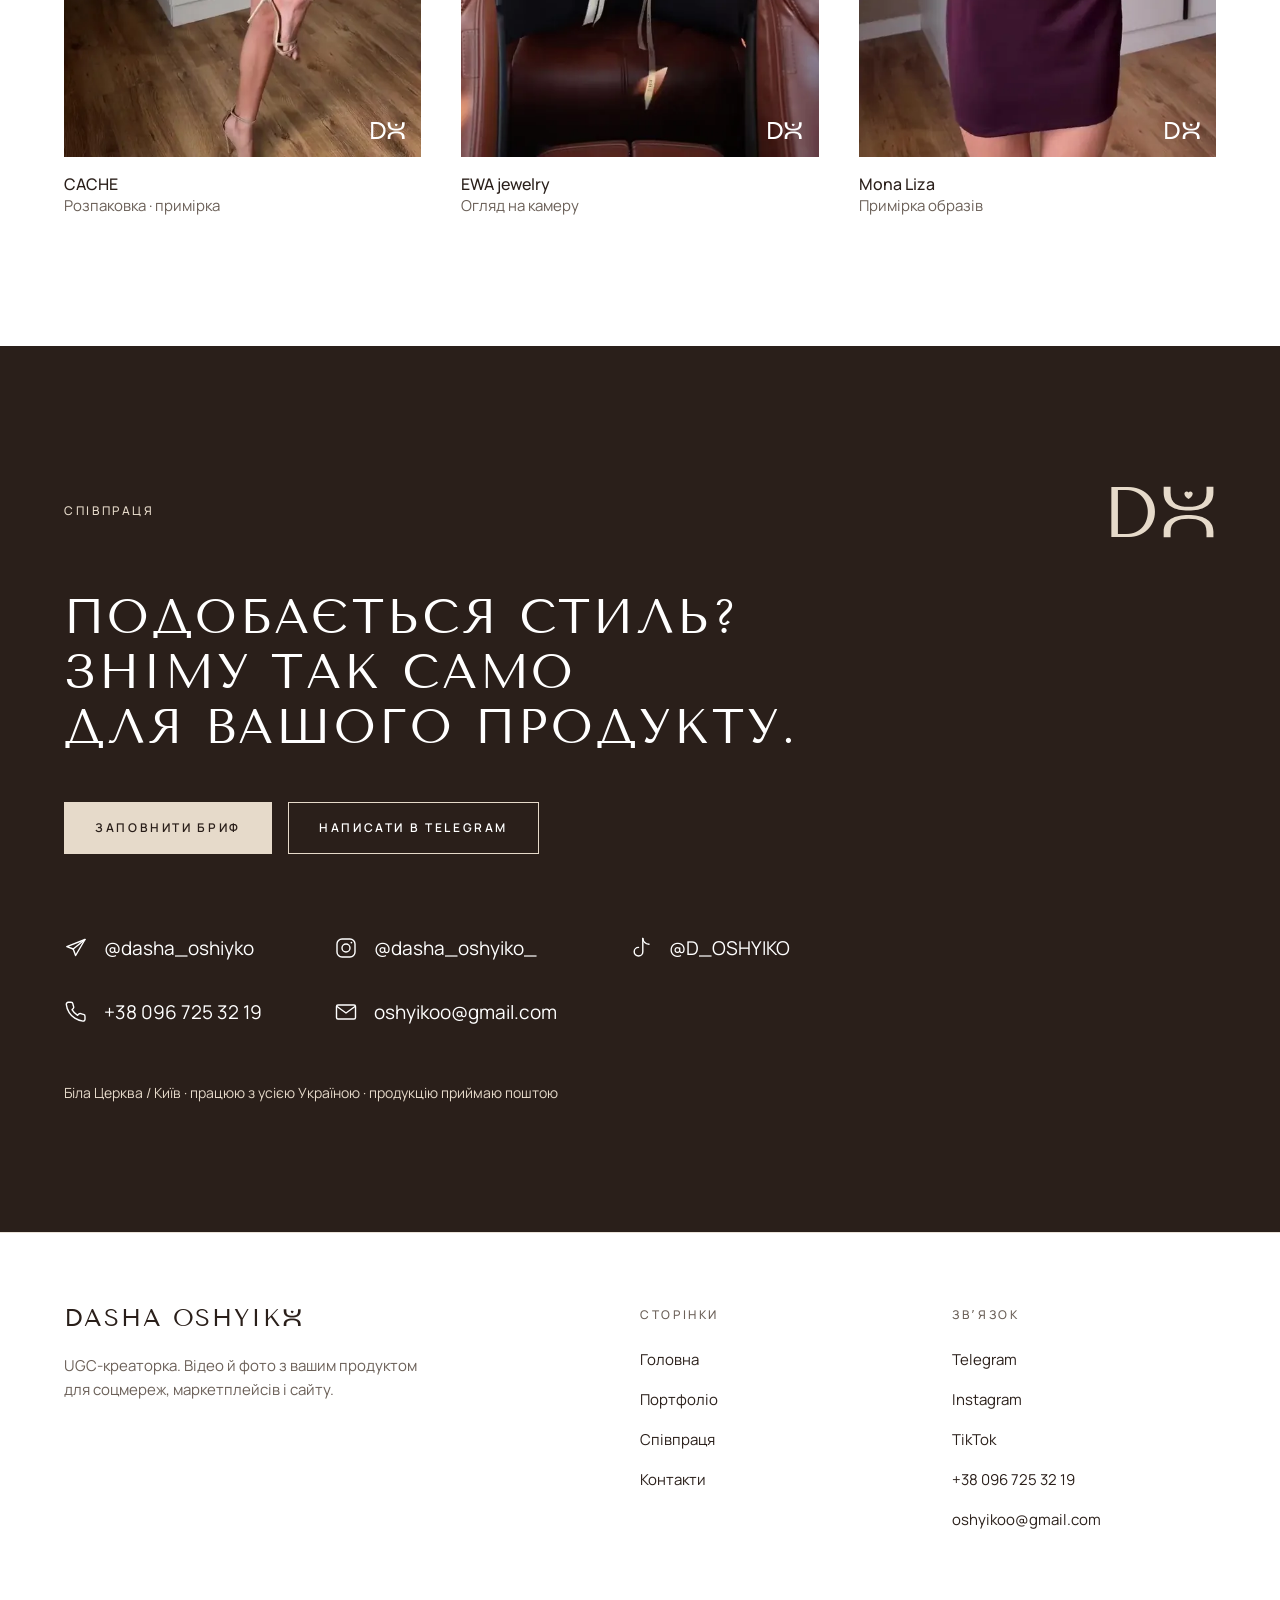
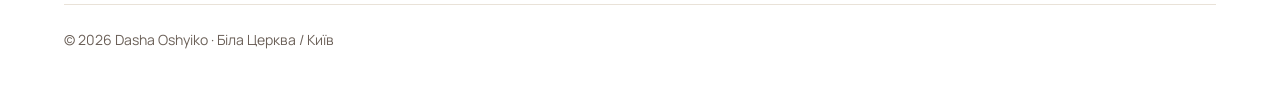
<file: portfolio.html>
<!doctype html>
<html lang="uk">
<head>
<meta charset="utf-8">
<meta name="viewport" content="width=device-width, initial-scale=1">
<title>Портфоліо — Dasha Oshyiko · UGC</title>
<meta name="description" content="Портфоліо UGC-креаторки Dasha Oshyiko: фото й відео з прикрасами, одягом і lifestyle-продуктами.">
<meta name="theme-color" content="#FFFFFF">
<meta property="og:type" content="website">
<meta property="og:locale" content="uk_UA">
<meta property="og:site_name" content="Dasha Oshyiko">
<meta property="og:title" content="Портфоліо — Dasha Oshyiko · UGC">
<meta property="og:description" content="Портфоліо UGC-креаторки Dasha Oshyiko: фото й відео з прикрасами, одягом і lifestyle-продуктами.">
<link rel="canonical" href="https://oshyiko.com/portfolio.html">
<meta property="og:url" content="https://oshyiko.com/portfolio.html">
<meta property="og:image" content="https://oshyiko.com/assets/img/og.jpg">
<meta property="og:image:width" content="1200">
<meta property="og:image:height" content="630">
<meta property="og:image:alt" content="Dasha Oshyiko — UGC-креаторка">
<meta name="twitter:card" content="summary_large_image">
<link rel="icon" href="assets/img/favicon.svg" type="image/svg+xml">
<link rel="icon" href="assets/img/favicon-32.png" sizes="32x32" type="image/png">
<link rel="apple-touch-icon" href="assets/img/apple-touch-icon.png">
<link rel="preconnect" href="https://fonts.googleapis.com">
<link rel="preconnect" href="https://fonts.gstatic.com" crossorigin>
<link rel="stylesheet" href="https://fonts.googleapis.com/css2?family=Manrope:wght@400;500;600&amp;family=Tenor+Sans&amp;display=swap">
<link rel="stylesheet" href="assets/css/style.css?v=7c4f8ca7">
<script>document.documentElement.classList.add('js');setTimeout(function(){if(!window.__do)document.documentElement.classList.remove('js')},3000)</script>
</head>
<body>
<a class="skip" href="#main">До&nbsp;змісту</a>
<header class="hdr">
<div class="wrap hdr__in">
<a class="hdr__logo" href="index.html" aria-label="Dasha Oshyiko — на головну"><span class="wm" aria-hidden="true"><span class="wm__t">DASHA OSHYIK</span><svg class="wm__o" aria-hidden="true" viewBox="0 0 76.5 72.4" fill="currentColor"><path d="M3.0,1.2 V9 C3.0,28.5 19.5,35.0 38.25,35.0 C57,35.0 73.5,28.5 73.5,9 V1.2 H62.5 V9 C62.5,24.0 53,28.0 38.25,28.0 C23.5,28.0 14.0,24.0 14.0,9 V1.2 Z"/><path d="M3.0,71.2 V63.4 C3.0,46.0 19.5,39.5 38.25,39.5 C57,39.5 73.5,46.0 73.5,63.4 V71.2 H62.5 V63.4 C62.5,50.5 53,46.5 38.25,46.5 C23.5,46.5 14.0,50.5 14.0,63.4 V71.2 Z"/><path transform="translate(31.65,6.5) scale(.55)" d="M12 21.2C7 17.6 1.5 13.4 1.5 7.6 1.5 4.3 4 1.8 7.1 1.8c2 0 3.8 1.1 4.9 2.8 1.1-1.7 2.9-2.8 4.9-2.8 3.1 0 5.6 2.5 5.6 5.8 0 5.8-5.5 10-10.5 13.6z"/></svg></span></a>
<nav class="nav" aria-label="Головне меню">
<ul class="nav__list"><li><a class="nav__a" href="portfolio.html" aria-current="page">Портфоліо</a></li><li><a class="nav__a" href="cooperation.html">Співпраця</a></li><li><a class="nav__a" href="contacts.html">Контакти</a></li></ul>
<a class="btn btn--p" href="https://t.me/dasha_oshiyko" target="_blank" rel="noopener">Написати</a>
<button class="burger" type="button" aria-expanded="false" aria-controls="menu" aria-label="Відкрити меню"><span></span><span></span></button>
</nav>
</div>
</header>
<div class="menu" id="menu" hidden>
<ul class="menu__list"><li><a href="index.html">Головна</a></li><li><a href="portfolio.html" aria-current="page">Портфоліо</a></li><li><a href="cooperation.html">Співпраця</a></li><li><a href="contacts.html">Контакти</a></li></ul>
<div class="menu__foot">
<a class="btn btn--p" href="https://t.me/dasha_oshiyko" target="_blank" rel="noopener">Написати в&nbsp;Telegram</a>
<p class="small"><a class="nowrap" href="tel:+380967253219">+38 096 725 32 19</a> · <a href="mailto:oshyikoo@gmail.com">oshyikoo@gmail.com</a></p>
</div>
</div>
<main id="main">
<section class="phead">
<div class="wrap">
<p class="eyebrow">UGC&nbsp;· Fashion&nbsp;· Jewelry&nbsp;· Lifestyle</p>
<h1 class="h1-page">ПОРТФОЛІО</h1>
<p class="lead phead__lead">Фото й&nbsp;відео для&nbsp;брендів: прикраси, одяг, lifestyle. Натисніть на&nbsp;кадр, щоб&nbsp;переглянути його&nbsp;більшим.</p>
<div class="filters" role="group" aria-label="Категорії"><button class="filter" type="button" data-f="all" aria-pressed="true">Усе</button><button class="filter" type="button" data-f="jewelry" aria-pressed="false">Jewelry</button><button class="filter" type="button" data-f="fashion" aria-pressed="false">Fashion</button><button class="filter" type="button" data-f="lifestyle" aria-pressed="false">Lifestyle</button><button class="filter" type="button" data-f="video" aria-pressed="false">Відео</button></div>
</div>
</section>
<div class="sec sec--first"><div class="wrap"><section class="pf-group" data-g="jewelry" aria-labelledby="g-jewelry">
<div class="head rv"><div><p class="eyebrow">Категорія</p><h2 class="h2" id="g-jewelry">JEWELRY</h2></div><p class="head__aside">Каблучки, намисто, сережки&nbsp;— від&nbsp;деталі до&nbsp;образу</p></div>
<div><h3 class="pf-sub">Крупним планом</h3><div class="grid4"><figure class="rv"><button class="ph-btn" type="button" data-cap="Намисто з перлами й сережки, чорно-біле фото" aria-label="Відкрити фото: Намисто з перлами й сережки, чорно-біле фото"><div class="ph"><img src="assets/img/jewelry-01-600.webp" srcset="assets/img/jewelry-01-400.webp 400w, assets/img/jewelry-01-600.webp 600w" sizes="(max-width:820px) calc(50vw - 32px), (max-width:1100px) calc(25vw - 38px), (max-width:1440px) calc(25vw - 62px), 298px" data-full="assets/img/jewelry-01-1200.webp" alt="Намисто з перлами й сережки, чорно-біле фото" width="600" height="900" decoding="async"></div></button></figure><figure class="rv"><button class="ph-btn" type="button" data-cap="Каблучки з перлами на руках" aria-label="Відкрити фото: Каблучки з перлами на руках"><div class="ph"><img src="assets/img/jewelry-02-600.webp" srcset="assets/img/jewelry-02-400.webp 400w, assets/img/jewelry-02-600.webp 600w" sizes="(max-width:820px) calc(50vw - 32px), (max-width:1100px) calc(25vw - 38px), (max-width:1440px) calc(25vw - 62px), 298px" data-full="assets/img/jewelry-02-1200.webp" alt="Каблучки з перлами на руках" width="600" height="900" decoding="async"></div></button></figure><figure class="rv"><button class="ph-btn" type="button" data-cap="Каблучка з ланцюжками, яблуко в руці" aria-label="Відкрити фото: Каблучка з ланцюжками, яблуко в руці"><div class="ph"><img src="assets/img/jewelry-03-600.webp" srcset="assets/img/jewelry-03-400.webp 400w, assets/img/jewelry-03-600.webp 600w" sizes="(max-width:820px) calc(50vw - 32px), (max-width:1100px) calc(25vw - 38px), (max-width:1440px) calc(25vw - 62px), 298px" data-full="assets/img/jewelry-03-1200.webp" alt="Каблучка з ланцюжками, яблуко в руці" width="600" height="900" decoding="async"></div></button></figure><figure class="rv"><button class="ph-btn" type="button" data-cap="Портрет у профіль, намисто з чорних намистин" aria-label="Відкрити фото: Портрет у профіль, намисто з чорних намистин"><div class="ph"><img src="assets/img/jewelry-04-600.webp" srcset="assets/img/jewelry-04-400.webp 400w, assets/img/jewelry-04-600.webp 600w" sizes="(max-width:820px) calc(50vw - 32px), (max-width:1100px) calc(25vw - 38px), (max-width:1440px) calc(25vw - 62px), 298px" data-full="assets/img/jewelry-04-1200.webp" alt="Портрет у профіль, намисто з чорних намистин" width="600" height="900" decoding="async"></div></button></figure></div><h3 class="pf-sub">Живі кадри: у&nbsp;русі й&nbsp;на&nbsp;природі</h3><div class="grid4"><figure class="rv"><button class="ph-btn" type="button" data-cap="Малина на пальцях, каблучка й намисто" aria-label="Відкрити фото: Малина на пальцях, каблучка й намисто"><div class="ph"><img src="assets/img/jewelry-05-600.webp" srcset="assets/img/jewelry-05-400.webp 400w, assets/img/jewelry-05-600.webp 600w" sizes="(max-width:820px) calc(50vw - 32px), (max-width:1100px) calc(25vw - 38px), (max-width:1440px) calc(25vw - 62px), 298px" data-full="assets/img/jewelry-05-1200.webp" alt="Малина на пальцях, каблучка й намисто" width="600" height="900" loading="lazy" decoding="async"></div></button></figure><figure class="rv"><button class="ph-btn" type="button" data-cap="Біла сорочка, намисто з перлами" aria-label="Відкрити фото: Біла сорочка, намисто з перлами"><div class="ph"><img src="assets/img/jewelry-06-600.webp" srcset="assets/img/jewelry-06-400.webp 400w, assets/img/jewelry-06-600.webp 600w" sizes="(max-width:820px) calc(50vw - 32px), (max-width:1100px) calc(25vw - 38px), (max-width:1440px) calc(25vw - 62px), 298px" data-full="assets/img/jewelry-06-1200.webp" alt="Біла сорочка, намисто з перлами" width="600" height="900" loading="lazy" decoding="async"></div></button></figure><figure class="rv"><button class="ph-btn" type="button" data-cap="Білий комплект, кулон-серце" aria-label="Відкрити фото: Білий комплект, кулон-серце"><div class="ph"><img src="assets/img/jewelry-07-600.webp" srcset="assets/img/jewelry-07-400.webp 400w, assets/img/jewelry-07-600.webp 600w" sizes="(max-width:820px) calc(50vw - 32px), (max-width:1100px) calc(25vw - 38px), (max-width:1440px) calc(25vw - 62px), 298px" data-full="assets/img/jewelry-07-1200.webp" alt="Білий комплект, кулон-серце" width="600" height="900" loading="lazy" decoding="async"></div></button></figure><figure class="rv"><button class="ph-btn" type="button" data-cap="Мереживний топ і намисто з ланцюжків, у полі" aria-label="Відкрити фото: Мереживний топ і намисто з ланцюжків, у полі"><div class="ph"><img src="assets/img/jewelry-08-600.webp" srcset="assets/img/jewelry-08-400.webp 400w, assets/img/jewelry-08-600.webp 600w" sizes="(max-width:820px) calc(50vw - 32px), (max-width:1100px) calc(25vw - 38px), (max-width:1440px) calc(25vw - 62px), 298px" data-full="assets/img/jewelry-08-1200.webp" alt="Мереживний топ і намисто з ланцюжків, у полі" width="600" height="900" loading="lazy" decoding="async"></div></button></figure></div><h3 class="pf-sub">Деталі, настрій, емоція</h3><div class="grid4"><figure class="rv"><button class="ph-btn" type="button" data-cap="Рука біля обличчя, намисто з ланцюжків, у полі" aria-label="Відкрити фото: Рука біля обличчя, намисто з ланцюжків, у полі"><div class="ph"><img src="assets/img/jewelry-09-600.webp" srcset="assets/img/jewelry-09-400.webp 400w, assets/img/jewelry-09-600.webp 600w" sizes="(max-width:820px) calc(50vw - 32px), (max-width:1100px) calc(25vw - 38px), (max-width:1440px) calc(25vw - 62px), 298px" data-full="assets/img/jewelry-09-1200.webp" alt="Рука біля обличчя, намисто з ланцюжків, у полі" width="600" height="900" loading="lazy" decoding="async"></div></button></figure><figure class="rv"><button class="ph-btn" type="button" data-cap="Каблучка з каменем, чорно-білий крупний план" aria-label="Відкрити фото: Каблучка з каменем, чорно-білий крупний план"><div class="ph"><img src="assets/img/jewelry-10-600.webp" srcset="assets/img/jewelry-10-400.webp 400w, assets/img/jewelry-10-600.webp 600w" sizes="(max-width:820px) calc(50vw - 32px), (max-width:1100px) calc(25vw - 38px), (max-width:1440px) calc(25vw - 62px), 298px" data-full="assets/img/jewelry-10-1200.webp" alt="Каблучка з каменем, чорно-білий крупний план" width="600" height="900" loading="lazy" decoding="async"></div></button></figure><figure class="rv"><button class="ph-btn" type="button" data-cap="Кулон-рибка біля губ, джинсовий комбінезон" aria-label="Відкрити фото: Кулон-рибка біля губ, джинсовий комбінезон"><div class="ph"><img src="assets/img/jewelry-11-600.webp" srcset="assets/img/jewelry-11-400.webp 400w, assets/img/jewelry-11-600.webp 600w" sizes="(max-width:820px) calc(50vw - 32px), (max-width:1100px) calc(25vw - 38px), (max-width:1440px) calc(25vw - 62px), 298px" data-full="assets/img/jewelry-11-1200.webp" alt="Кулон-рибка біля губ, джинсовий комбінезон" width="600" height="900" loading="lazy" decoding="async" style="object-position:40% center"></div></button></figure><figure class="rv"><button class="ph-btn" type="button" data-cap="Спина, довгий ланцюжок із кулоном-перлиною" aria-label="Відкрити фото: Спина, довгий ланцюжок із кулоном-перлиною"><div class="ph"><img src="assets/img/jewelry-12-600.webp" srcset="assets/img/jewelry-12-400.webp 400w, assets/img/jewelry-12-600.webp 600w" sizes="(max-width:820px) calc(50vw - 32px), (max-width:1100px) calc(25vw - 38px), (max-width:1440px) calc(25vw - 62px), 298px" data-full="assets/img/jewelry-12-1200.webp" alt="Спина, довгий ланцюжок із кулоном-перлиною" width="600" height="900" loading="lazy" decoding="async"></div></button></figure></div></div>
</section><section class="pf-group" data-g="fashion" aria-labelledby="g-fashion">
<div class="head rv"><div><p class="eyebrow">Категорія</p><h2 class="h2" id="g-fashion">FASHION</h2></div><p class="head__aside">Вуличні зйомки й&nbsp;примірка вдома</p></div>
<div><h3 class="pf-sub">Street&nbsp;— вуличні зйомки</h3><div class="grid4"><figure class="rv"><button class="ph-btn" type="button" data-cap="Чорний топ і джинсові шорти" aria-label="Відкрити фото: Чорний топ і джинсові шорти"><div class="ph"><img src="assets/img/fashion-01-600.webp" srcset="assets/img/fashion-01-400.webp 400w, assets/img/fashion-01-600.webp 600w" sizes="(max-width:820px) calc(50vw - 32px), (max-width:1100px) calc(25vw - 38px), (max-width:1440px) calc(25vw - 62px), 298px" data-full="assets/img/fashion-01-1200.webp" alt="Чорний топ і джинсові шорти" width="600" height="900" loading="lazy" decoding="async"></div></button></figure><figure class="rv"><button class="ph-btn" type="button" data-cap="Білий комплект на вулиці" aria-label="Відкрити фото: Білий комплект на вулиці"><div class="ph"><img src="assets/img/fashion-02-600.webp" srcset="assets/img/fashion-02-400.webp 400w, assets/img/fashion-02-600.webp 600w" sizes="(max-width:820px) calc(50vw - 32px), (max-width:1100px) calc(25vw - 38px), (max-width:1440px) calc(25vw - 62px), 298px" data-full="assets/img/fashion-02-1200.webp" alt="Білий комплект на вулиці" width="600" height="900" loading="lazy" decoding="async"></div></button></figure><figure class="rv"><button class="ph-btn" type="button" data-cap="Білий топ, плівкова камера" aria-label="Відкрити фото: Білий топ, плівкова камера"><div class="ph"><img src="assets/img/fashion-03-600.webp" srcset="assets/img/fashion-03-400.webp 400w, assets/img/fashion-03-600.webp 600w" sizes="(max-width:820px) calc(50vw - 32px), (max-width:1100px) calc(25vw - 38px), (max-width:1440px) calc(25vw - 62px), 298px" data-full="assets/img/fashion-03-1200.webp" alt="Білий топ, плівкова камера" width="600" height="900" loading="lazy" decoding="async"></div></button></figure><figure class="rv"><button class="ph-btn" type="button" data-cap="Зимовий образ у снігу" aria-label="Відкрити фото: Зимовий образ у снігу"><div class="ph"><img src="assets/img/fashion-04-600.webp" srcset="assets/img/fashion-04-400.webp 400w, assets/img/fashion-04-600.webp 600w" sizes="(max-width:820px) calc(50vw - 32px), (max-width:1100px) calc(25vw - 38px), (max-width:1440px) calc(25vw - 62px), 298px" data-full="assets/img/fashion-04-1200.webp" alt="Зимовий образ у снігу" width="600" height="900" loading="lazy" decoding="async" style="object-position:center 60%"></div></button></figure></div><h3 class="pf-sub">Home&nbsp;— примірка в&nbsp;дзеркалі, як&nbsp;бачить покупець</h3><div class="grid4"><figure class="rv"><button class="ph-btn" type="button" data-cap="Чорна сукня, фото в дзеркалі" aria-label="Відкрити фото: Чорна сукня, фото в дзеркалі"><div class="ph"><img src="assets/img/fashion-05-600.webp" srcset="assets/img/fashion-05-400.webp 400w, assets/img/fashion-05-600.webp 600w" sizes="(max-width:820px) calc(50vw - 32px), (max-width:1100px) calc(25vw - 38px), (max-width:1440px) calc(25vw - 62px), 298px" data-full="assets/img/fashion-05-1200.webp" alt="Чорна сукня, фото в дзеркалі" width="600" height="900" loading="lazy" decoding="async" style="object-position:center 30%"></div></button></figure><figure class="rv"><button class="ph-btn" type="button" data-cap="Сірий трикотажний костюм" aria-label="Відкрити фото: Сірий трикотажний костюм"><div class="ph"><img src="assets/img/fashion-06-600.webp" srcset="assets/img/fashion-06-400.webp 400w, assets/img/fashion-06-600.webp 600w" sizes="(max-width:820px) calc(50vw - 32px), (max-width:1100px) calc(25vw - 38px), (max-width:1440px) calc(25vw - 62px), 298px" data-full="assets/img/fashion-06-1200.webp" alt="Сірий трикотажний костюм" width="600" height="900" loading="lazy" decoding="async" style="object-position:center 55%"></div></button></figure><figure class="rv"><button class="ph-btn" type="button" data-cap="Білий костюм" aria-label="Відкрити фото: Білий костюм"><div class="ph"><img src="assets/img/fashion-07-600.webp" srcset="assets/img/fashion-07-400.webp 400w, assets/img/fashion-07-600.webp 600w" sizes="(max-width:820px) calc(50vw - 32px), (max-width:1100px) calc(25vw - 38px), (max-width:1440px) calc(25vw - 62px), 298px" data-full="assets/img/fashion-07-1200.webp" alt="Білий костюм" width="600" height="900" loading="lazy" decoding="async" style="object-position:center 55%"></div></button></figure><figure class="rv"><button class="ph-btn" type="button" data-cap="Чорний жакет і світшот" aria-label="Відкрити фото: Чорний жакет і світшот"><div class="ph"><img src="assets/img/fashion-08-600.webp" srcset="assets/img/fashion-08-400.webp 400w, assets/img/fashion-08-600.webp 600w" sizes="(max-width:820px) calc(50vw - 32px), (max-width:1100px) calc(25vw - 38px), (max-width:1440px) calc(25vw - 62px), 298px" data-full="assets/img/fashion-08-1200.webp" alt="Чорний жакет і світшот" width="600" height="900" loading="lazy" decoding="async" style="object-position:center 30%"></div></button></figure></div></div>
</section><section class="pf-group" data-g="lifestyle" aria-labelledby="g-lifestyle">
<div class="head rv"><div><p class="eyebrow">Категорія</p><h2 class="h2" id="g-lifestyle">LIFESTYLE</h2></div><p class="head__aside">Портрети й&nbsp;настрій із&nbsp;продуктом у&nbsp;кадрі</p></div>
<div><div class="grid4"><figure class="rv"><button class="ph-btn" type="button" data-cap="Стебло орхідеї в зубах, біла студія" aria-label="Відкрити фото: Стебло орхідеї в зубах, біла студія"><div class="ph"><img src="assets/img/lifestyle-01-600.webp" srcset="assets/img/lifestyle-01-400.webp 400w, assets/img/lifestyle-01-600.webp 600w" sizes="(max-width:820px) calc(50vw - 32px), (max-width:1100px) calc(25vw - 38px), (max-width:1440px) calc(25vw - 62px), 298px" data-full="assets/img/lifestyle-01-1200.webp" alt="Стебло орхідеї в зубах, біла студія" width="600" height="900" loading="lazy" decoding="async"></div></button></figure><figure class="rv"><button class="ph-btn" type="button" data-cap="Чорно-біле фото зі стрічкою" aria-label="Відкрити фото: Чорно-біле фото зі стрічкою"><div class="ph"><img src="assets/img/lifestyle-02-600.webp" srcset="assets/img/lifestyle-02-400.webp 400w, assets/img/lifestyle-02-600.webp 600w" sizes="(max-width:820px) calc(50vw - 32px), (max-width:1100px) calc(25vw - 38px), (max-width:1440px) calc(25vw - 62px), 298px" data-full="assets/img/lifestyle-02-1200.webp" alt="Чорно-біле фото зі стрічкою" width="600" height="900" loading="lazy" decoding="async"></div></button></figure><figure class="rv"><button class="ph-btn" type="button" data-cap="Чорно-біле фото в трояндах" aria-label="Відкрити фото: Чорно-біле фото в трояндах"><div class="ph"><img src="assets/img/lifestyle-03-600.webp" srcset="assets/img/lifestyle-03-400.webp 400w, assets/img/lifestyle-03-600.webp 600w" sizes="(max-width:820px) calc(50vw - 32px), (max-width:1100px) calc(25vw - 38px), (max-width:1440px) calc(25vw - 62px), 298px" data-full="assets/img/lifestyle-03-1200.webp" alt="Чорно-біле фото в трояндах" width="600" height="900" loading="lazy" decoding="async"></div></button></figure><figure class="rv"><button class="ph-btn" type="button" data-cap="Сміх, кулон-рибка в піднятій руці, джинсовий комбінезон" aria-label="Відкрити фото: Сміх, кулон-рибка в піднятій руці, джинсовий комбінезон"><div class="ph"><img src="assets/img/lifestyle-04-600.webp" srcset="assets/img/lifestyle-04-400.webp 400w, assets/img/lifestyle-04-600.webp 600w" sizes="(max-width:820px) calc(50vw - 32px), (max-width:1100px) calc(25vw - 38px), (max-width:1440px) calc(25vw - 62px), 298px" data-full="assets/img/lifestyle-04-1200.webp" alt="Сміх, кулон-рибка в піднятій руці, джинсовий комбінезон" width="600" height="900" loading="lazy" decoding="async" style="object-position:40% center"></div></button></figure></div></div>
</section><section class="pf-group" data-g="video" aria-labelledby="g-video">
<div class="head rv"><div><p class="eyebrow">Відео</p><h2 class="h2" id="g-video">UGC VIDEO</h2></div><p class="head__aside">Розпаковка, примірка, огляд на&nbsp;камеру</p></div>
<div class="vcar"><div class="vgrid"><div class="vcard rv">
<div class="vbox" data-src="assets/video/cache.mp4">
<img src="assets/video/cache-poster.webp" alt="" width="540" height="960" loading="lazy" decoding="async">
<button class="vplay" type="button" aria-label="Дивитися відео CACHE"><svg viewBox="0 0 64 64" aria-hidden="true"><circle cx="32" cy="32" r="31.5" fill="#2A1F1A" fill-opacity=".5" stroke="#FFFFFF" stroke-width="1"/><path d="M26.5 21.5v21l17-10.5z" fill="#FFFFFF"/></svg></button>
<span class="wm" aria-hidden="true"><span class="wm__d">D</span><svg class="wm__o" aria-hidden="true" viewBox="0 0 76.5 72.4" fill="currentColor"><path d="M3.0,1.2 V9 C3.0,28.5 19.5,35.0 38.25,35.0 C57,35.0 73.5,28.5 73.5,9 V1.2 H62.5 V9 C62.5,24.0 53,28.0 38.25,28.0 C23.5,28.0 14.0,24.0 14.0,9 V1.2 Z"/><path d="M3.0,71.2 V63.4 C3.0,46.0 19.5,39.5 38.25,39.5 C57,39.5 73.5,46.0 73.5,63.4 V71.2 H62.5 V63.4 C62.5,50.5 53,46.5 38.25,46.5 C23.5,46.5 14.0,50.5 14.0,63.4 V71.2 Z"/><path transform="translate(31.65,6.5) scale(.55)" d="M12 21.2C7 17.6 1.5 13.4 1.5 7.6 1.5 4.3 4 1.8 7.1 1.8c2 0 3.8 1.1 4.9 2.8 1.1-1.7 2.9-2.8 4.9-2.8 3.1 0 5.6 2.5 5.6 5.8 0 5.8-5.5 10-10.5 13.6z"/></svg></span>
</div>
<div class="vmeta"><p class="vmeta__t">CACHE</p><p>Розпаковка · примірка</p></div>
</div><div class="vcard rv">
<div class="vbox" data-src="assets/video/ewa.mp4">
<img src="assets/video/ewa-poster.webp" alt="" width="540" height="960" loading="lazy" decoding="async">
<button class="vplay" type="button" aria-label="Дивитися відео EWA jewelry"><svg viewBox="0 0 64 64" aria-hidden="true"><circle cx="32" cy="32" r="31.5" fill="#2A1F1A" fill-opacity=".5" stroke="#FFFFFF" stroke-width="1"/><path d="M26.5 21.5v21l17-10.5z" fill="#FFFFFF"/></svg></button>
<span class="wm" aria-hidden="true"><span class="wm__d">D</span><svg class="wm__o" aria-hidden="true" viewBox="0 0 76.5 72.4" fill="currentColor"><path d="M3.0,1.2 V9 C3.0,28.5 19.5,35.0 38.25,35.0 C57,35.0 73.5,28.5 73.5,9 V1.2 H62.5 V9 C62.5,24.0 53,28.0 38.25,28.0 C23.5,28.0 14.0,24.0 14.0,9 V1.2 Z"/><path d="M3.0,71.2 V63.4 C3.0,46.0 19.5,39.5 38.25,39.5 C57,39.5 73.5,46.0 73.5,63.4 V71.2 H62.5 V63.4 C62.5,50.5 53,46.5 38.25,46.5 C23.5,46.5 14.0,50.5 14.0,63.4 V71.2 Z"/><path transform="translate(31.65,6.5) scale(.55)" d="M12 21.2C7 17.6 1.5 13.4 1.5 7.6 1.5 4.3 4 1.8 7.1 1.8c2 0 3.8 1.1 4.9 2.8 1.1-1.7 2.9-2.8 4.9-2.8 3.1 0 5.6 2.5 5.6 5.8 0 5.8-5.5 10-10.5 13.6z"/></svg></span>
</div>
<div class="vmeta"><p class="vmeta__t">EWA jewelry</p><p>Огляд на&nbsp;камеру</p></div>
</div><div class="vcard rv">
<div class="vbox" data-src="assets/video/monaliza.mp4">
<img src="assets/video/monaliza-poster.webp" alt="" width="540" height="960" loading="lazy" decoding="async">
<button class="vplay" type="button" aria-label="Дивитися відео Mona Liza"><svg viewBox="0 0 64 64" aria-hidden="true"><circle cx="32" cy="32" r="31.5" fill="#2A1F1A" fill-opacity=".5" stroke="#FFFFFF" stroke-width="1"/><path d="M26.5 21.5v21l17-10.5z" fill="#FFFFFF"/></svg></button>
<span class="wm" aria-hidden="true"><span class="wm__d">D</span><svg class="wm__o" aria-hidden="true" viewBox="0 0 76.5 72.4" fill="currentColor"><path d="M3.0,1.2 V9 C3.0,28.5 19.5,35.0 38.25,35.0 C57,35.0 73.5,28.5 73.5,9 V1.2 H62.5 V9 C62.5,24.0 53,28.0 38.25,28.0 C23.5,28.0 14.0,24.0 14.0,9 V1.2 Z"/><path d="M3.0,71.2 V63.4 C3.0,46.0 19.5,39.5 38.25,39.5 C57,39.5 73.5,46.0 73.5,63.4 V71.2 H62.5 V63.4 C62.5,50.5 53,46.5 38.25,46.5 C23.5,46.5 14.0,50.5 14.0,63.4 V71.2 Z"/><path transform="translate(31.65,6.5) scale(.55)" d="M12 21.2C7 17.6 1.5 13.4 1.5 7.6 1.5 4.3 4 1.8 7.1 1.8c2 0 3.8 1.1 4.9 2.8 1.1-1.7 2.9-2.8 4.9-2.8 3.1 0 5.6 2.5 5.6 5.8 0 5.8-5.5 10-10.5 13.6z"/></svg></span>
</div>
<div class="vmeta"><p class="vmeta__t">Mona Liza</p><p>Примірка образів</p></div>
</div></div><div class="vnav"><button class="vnav__b" type="button" data-dir="-1" aria-label="Попереднє відео"><svg viewBox="0 0 24 24" fill="none" stroke="currentColor" stroke-width="1.4" stroke-linecap="round" stroke-linejoin="round" aria-hidden="true"><path d="M15 5l-7 7 7 7"/></svg></button><p class="vnav__n" aria-live="polite"><span>1</span> / 3</p><button class="vnav__b" type="button" data-dir="1" aria-label="Наступне відео"><svg viewBox="0 0 24 24" fill="none" stroke="currentColor" stroke-width="1.4" stroke-linecap="round" stroke-linejoin="round" aria-hidden="true"><path d="M9 5l7 7-7 7"/></svg></button></div></div>
</section></div></div>
<section class="sec sec--dark cta" aria-labelledby="cta-h">
<div class="wrap">
<div class="cta__top"><p class="eyebrow">Співпраця</p><span class="cta__do"><span class="wm" aria-hidden="true"><span class="wm__d">D</span><svg class="wm__o" aria-hidden="true" viewBox="0 0 76.5 72.4" fill="currentColor"><path d="M3.7,1.2 V9 C3.7,27.6 19.5,34.1 38.25,34.1 C57,34.1 72.8,27.6 72.8,9 V1.2 H63.2 V9 C63.2,24.9 53,28.9 38.25,28.9 C23.5,28.9 13.3,24.9 13.3,9 V1.2 Z"/><path d="M3.7,71.2 V63.4 C3.7,46.9 19.5,40.4 38.25,40.4 C57,40.4 72.8,46.9 72.8,63.4 V71.2 H63.2 V63.4 C63.2,49.6 53,45.6 38.25,45.6 C23.5,45.6 13.3,49.6 13.3,63.4 V71.2 Z"/><path transform="translate(31.65,6.5) scale(.55)" d="M12 21.2C7 17.6 1.5 13.4 1.5 7.6 1.5 4.3 4 1.8 7.1 1.8c2 0 3.8 1.1 4.9 2.8 1.1-1.7 2.9-2.8 4.9-2.8 3.1 0 5.6 2.5 5.6 5.8 0 5.8-5.5 10-10.5 13.6z"/></svg></span></span></div>
<h2 class="cta__h rv" id="cta-h">Подобається стиль? Зніму так&nbsp;само для&nbsp;вашого продукту.</h2>
<div class="btns rv"><a class="btn btn--sand" href="contacts.html#brief">Заповнити бриф</a><a class="btn btn--light" href="https://t.me/dasha_oshiyko" target="_blank" rel="noopener">Написати в&nbsp;Telegram</a></div>
<ul class="clist"><li><a class="clink" href="https://t.me/dasha_oshiyko" target="_blank" rel="noopener"><svg viewBox="0 0 24 24" fill="none" stroke="currentColor" stroke-width="1.4" stroke-linecap="round" stroke-linejoin="round" aria-hidden="true"><path d="M21 3.5 2.8 10.6l6.4 2.4 2.4 6.5L21 3.5z"/><path d="M9.2 13 21 3.5"/></svg><span class="nowrap">@dasha_oshiyko</span></a></li><li><a class="clink" href="https://www.instagram.com/dasha_oshyiko_/" target="_blank" rel="noopener"><svg viewBox="0 0 24 24" fill="none" stroke="currentColor" stroke-width="1.4" stroke-linecap="round" stroke-linejoin="round" aria-hidden="true"><rect x="3" y="3" width="18" height="18" rx="5"/><circle cx="12" cy="12" r="4"/><circle cx="17.4" cy="6.6" r=".9" fill="currentColor" stroke="none"/></svg><span class="nowrap">@dasha_oshyiko_</span></a></li><li><a class="clink" href="https://www.tiktok.com/@D_OSHYIKO" target="_blank" rel="noopener"><svg viewBox="0 0 24 24" fill="none" stroke="currentColor" stroke-width="1.4" stroke-linecap="round" stroke-linejoin="round" aria-hidden="true"><path d="M13.8 2.5v13.2a4.3 4.3 0 1 1-4.3-4.3"/><path d="M13.8 2.5c.5 3.1 2.9 5.4 6.2 5.7"/></svg><span class="nowrap">@D_OSHYIKO</span></a></li><li><a class="clink" href="tel:+380967253219"><svg viewBox="0 0 24 24" fill="none" stroke="currentColor" stroke-width="1.4" stroke-linecap="round" stroke-linejoin="round" aria-hidden="true"><path d="M21 16.4v2.8a1.9 1.9 0 0 1-2.1 1.9 18.6 18.6 0 0 1-8.1-2.9 18.3 18.3 0 0 1-5.6-5.6A18.6 18.6 0 0 1 2.3 4.4 1.9 1.9 0 0 1 4.2 2.3H7a1.9 1.9 0 0 1 1.9 1.6c.1.9.4 1.8.7 2.6a1.9 1.9 0 0 1-.4 2L8 9.7a15 15 0 0 0 5.6 5.6l1.2-1.2a1.9 1.9 0 0 1 2-.4c.8.3 1.7.6 2.6.7a1.9 1.9 0 0 1 1.6 2z"/></svg><span class="nowrap">+38 096 725 32 19</span></a></li><li><a class="clink" href="mailto:oshyikoo@gmail.com"><svg viewBox="0 0 24 24" fill="none" stroke="currentColor" stroke-width="1.4" stroke-linecap="round" stroke-linejoin="round" aria-hidden="true"><rect x="2.5" y="5" width="19" height="14" rx="1.5"/><path d="m3 6.5 9 6.5 9-6.5"/></svg><span class="nowrap">oshyikoo@gmail.com</span></a></li></ul>
<p class="cta__geo">Біла&nbsp;Церква&nbsp;/ Київ · працюю з&nbsp;усією&nbsp;Україною · продукцію приймаю поштою</p>
</div>
</section>
</main>
<footer class="ftr">
<div class="wrap">
<div class="ftr__top">
<div class="ftr__brand"><span class="wm" role="img" aria-label="Dasha Oshyiko"><span class="wm__t">DASHA OSHYIK</span><svg class="wm__o" aria-hidden="true" viewBox="0 0 76.5 72.4" fill="currentColor"><path d="M3.0,1.2 V9 C3.0,28.5 19.5,35.0 38.25,35.0 C57,35.0 73.5,28.5 73.5,9 V1.2 H62.5 V9 C62.5,24.0 53,28.0 38.25,28.0 C23.5,28.0 14.0,24.0 14.0,9 V1.2 Z"/><path d="M3.0,71.2 V63.4 C3.0,46.0 19.5,39.5 38.25,39.5 C57,39.5 73.5,46.0 73.5,63.4 V71.2 H62.5 V63.4 C62.5,50.5 53,46.5 38.25,46.5 C23.5,46.5 14.0,50.5 14.0,63.4 V71.2 Z"/><path transform="translate(31.65,6.5) scale(.55)" d="M12 21.2C7 17.6 1.5 13.4 1.5 7.6 1.5 4.3 4 1.8 7.1 1.8c2 0 3.8 1.1 4.9 2.8 1.1-1.7 2.9-2.8 4.9-2.8 3.1 0 5.6 2.5 5.6 5.8 0 5.8-5.5 10-10.5 13.6z"/></svg></span><p>UGC-креаторка. Відео й&nbsp;фото з&nbsp;вашим продуктом для&nbsp;соцмереж, маркетплейсів і&nbsp;сайту.</p></div>
<div><p class="ftr__h">Сторінки</p><ul class="ftr__list"><li><a href="index.html">Головна</a></li><li><a href="portfolio.html">Портфоліо</a></li><li><a href="cooperation.html">Співпраця</a></li><li><a href="contacts.html">Контакти</a></li></ul></div>
<div><p class="ftr__h">Звʼязок</p><ul class="ftr__list"><li><a href="https://t.me/dasha_oshiyko" target="_blank" rel="noopener">Telegram</a></li><li><a href="https://www.instagram.com/dasha_oshyiko_/" target="_blank" rel="noopener">Instagram</a></li><li><a href="https://www.tiktok.com/@D_OSHYIKO" target="_blank" rel="noopener">TikTok</a></li><li><a href="tel:+380967253219">+38 096 725 32 19</a></li><li><a href="mailto:oshyikoo@gmail.com">oshyikoo@gmail.com</a></li></ul></div>
</div>
<div class="ftr__bot"><p>© 2026&nbsp;Dasha Oshyiko · Біла&nbsp;Церква&nbsp;/ Київ</p></div>
</div>
</footer>
<dialog class="lb" id="lb" aria-label="Перегляд фото">
<figure class="lb__fig"><img class="lb__img" alt=""><figcaption class="lb__cap"></figcaption><p class="lb__n" aria-live="polite"></p></figure>
<button class="lb__btn lb__prev" type="button" aria-label="Попереднє фото"><svg viewBox="0 0 24 24" fill="none" stroke="currentColor" stroke-width="1.4" stroke-linecap="round" stroke-linejoin="round" aria-hidden="true"><path d="M15 5l-7 7 7 7"/></svg></button>
<button class="lb__btn lb__next" type="button" aria-label="Наступне фото"><svg viewBox="0 0 24 24" fill="none" stroke="currentColor" stroke-width="1.4" stroke-linecap="round" stroke-linejoin="round" aria-hidden="true"><path d="M9 5l7 7-7 7"/></svg></button>
<button class="lb__btn lb__close" type="button" aria-label="Закрити" autofocus><svg viewBox="0 0 24 24" fill="none" stroke="currentColor" stroke-width="1.4" stroke-linecap="round" stroke-linejoin="round" aria-hidden="true"><path d="M6 6l12 12M18 6 6 18"/></svg></button>
</dialog>
<script src="assets/js/main.js?v=7c4f8ca7" defer></script>
</body>
</html>
</file>
<file: assets/css/style.css>
/* Dasha Oshyiko — сайт. Брендбук v5: лише Tenor Sans + Manrope, палітра пісок/еспресо/какао, лінії 1 px, без тіней і градієнтів. */

:root{
  --white:#FFFFFF;
  --sand-soft:#F2ECE4;
  --sand:#E6DACA;
  --sand-dark:#D6C6B0;
  --ink:#2A1F1A;
  --cocoa:#6E5242;
  --muted:#6B6058;
  --line:#E9E2D8;
  --display:'Tenor Sans',Arial,sans-serif;
  --sans:'Manrope',Arial,sans-serif;
  --pad:64px;
  --sec:128px;
  --hdr:88px;
}
@media (max-width:1100px){:root{--pad:40px;--sec:104px}}
@media (max-width:700px){:root{--pad:24px;--sec:80px;--hdr:72px}}

*,*::before,*::after{box-sizing:border-box}
html{-webkit-text-size-adjust:100%;scroll-behavior:smooth;scroll-padding-top:calc(var(--hdr) + 24px)}
@media (prefers-reduced-motion:reduce){html{scroll-behavior:auto}}
body{margin:0;background:var(--white);color:var(--ink);font-family:var(--sans);font-size:18px;line-height:1.6;font-weight:400;-webkit-font-smoothing:antialiased;-moz-osx-font-smoothing:grayscale;text-rendering:optimizeLegibility}
@media (max-width:700px){body{font-size:17px}}
img,video,svg{display:block;max-width:100%}
p,h1,h2,h3,h4,figure,ul,ol,dl,dd{margin:0}
ul,ol{padding:0;list-style:none}
h1,h2,h3,h4{font-family:var(--display);font-weight:400}
a{color:inherit}
button{font:inherit;color:inherit}
::selection{background:var(--sand);color:var(--ink)}
:focus-visible{outline:1px solid var(--cocoa);outline-offset:4px}
.sec--dark :focus-visible,.lb :focus-visible{outline-color:var(--sand)}
.skip{position:absolute;left:var(--pad);top:-100px;z-index:100;background:var(--ink);color:var(--white);padding:12px 20px;font-size:14px;text-decoration:none}
.skip:focus{top:12px}
.sr{position:absolute;width:1px;height:1px;overflow:hidden;clip:rect(0 0 0 0);white-space:nowrap}

/* ---------- layout ---------- */
.wrap{width:100%;max-width:1440px;margin:0 auto;padding:0 var(--pad)}
.sec{padding:var(--sec) 0}
.sec--soft{background:var(--sand-soft)}
.sec--line{border-top:1px solid var(--line)}
.sec--dark{background:var(--ink);color:var(--white)}

/* ---------- type ---------- */
.eyebrow{font-family:var(--sans);font-size:12px;line-height:1.4;font-weight:500;letter-spacing:.22em;text-transform:uppercase;color:var(--cocoa)}
.h1{font-size:clamp(46px,6.4vw,96px);line-height:1.08;letter-spacing:.08em}
.h1-page{font-size:72px;line-height:1.08;letter-spacing:.07em;text-transform:uppercase;text-wrap:balance}
.h2{font-size:48px;line-height:1.12;letter-spacing:.06em;text-transform:uppercase;text-wrap:balance}
.h3{font-size:26px;line-height:1.25}
.lead{font-family:var(--display);font-size:30px;line-height:1.38;text-wrap:balance}
p{text-wrap:pretty}
.muted{color:var(--muted)}
.small{font-size:14px;line-height:1.55}
.tiny{font-size:14px;line-height:1.5}
.nowrap{white-space:nowrap}
@media (max-width:1100px){.h1-page{font-size:60px}.h2{font-size:40px}.lead{font-size:26px}}
@media (max-width:700px){.h1{font-size:46px}.h1-page{font-size:clamp(28px,10.5vw,40px)}.nf .h1-page{font-size:clamp(26px,8.6vw,40px)}.h2{font-size:31px}.h3{font-size:23px}.lead{font-size:22px}.eyebrow{font-size:12px;letter-spacing:.16em}}

.head{display:flex;justify-content:space-between;align-items:flex-end;gap:24px 48px;flex-wrap:wrap}
.head .h2{margin-top:20px}
.head__aside{max-width:520px;text-align:right;color:var(--muted);font-size:16px;line-height:1.55}
@media (max-width:700px){.head__aside{text-align:left;font-size:16px}}
.head + *{margin-top:56px}
@media (max-width:700px){.head + *{margin-top:40px}}

/* ---------- logo ---------- */
.wm{display:inline-flex;align-items:baseline;line-height:1;font-family:var(--display);white-space:nowrap}
.wm__t{letter-spacing:.08em}
.wm__o{width:.765em;height:.724em;flex:none;margin-left:.05em;position:relative;top:.0155em}
.wm__d{letter-spacing:0}

/* ---------- buttons ---------- */
.btn{display:inline-flex;align-items:center;justify-content:center;gap:12px;min-height:52px;padding:0 30px;border:1px solid transparent;font-family:var(--sans);font-size:12px;line-height:1;font-weight:600;letter-spacing:.22em;text-transform:uppercase;text-decoration:none;cursor:pointer;transition:background-color .2s,color .2s,border-color .2s;white-space:nowrap}
.btn--p{background:var(--cocoa);color:var(--white)}
@media (hover:hover){.btn--p:hover{background:var(--ink)}}
.btn--s{border-color:var(--ink);color:var(--ink);background:transparent}
@media (hover:hover){.btn--s:hover{background:var(--ink);color:var(--white)}}
.btn--light{border-color:var(--sand);color:var(--white);background:transparent}
@media (hover:hover){.btn--light:hover{background:var(--sand);color:var(--ink)}}
.btn--sand{background:var(--sand);color:var(--ink)}
@media (hover:hover){.btn--sand:hover{background:var(--white)}}
.btns{display:flex;flex-wrap:wrap;gap:16px}
.link{display:inline-flex;align-items:center;gap:10px;font-size:12px;font-weight:600;letter-spacing:.22em;text-transform:uppercase;text-decoration:none;padding:12px 0;border-bottom:1px solid currentColor}
@media (hover:hover){.link:hover{color:var(--cocoa)}}
.arr{width:16px;height:16px;flex:none}
@media (max-width:560px){.btns .btn{width:100%}}
@media (min-width:821px) and (max-width:1102px){.hero .btns{display:grid;grid-template-columns:max-content}.hero .btns .btn{width:100%}}

/* ---------- header ---------- */
.hdr{position:sticky;top:0;z-index:50;background:var(--white);border-bottom:1px solid var(--line)}
.hdr::before{content:"";position:absolute;left:0;right:0;bottom:100%;height:100vh;background:var(--white);pointer-events:none}
.hdr__in{display:flex;align-items:center;justify-content:space-between;gap:24px;height:var(--hdr)}
.hdr__logo{text-decoration:none;color:var(--ink);display:inline-flex;padding:12px 0}
.hdr__logo .wm{font-size:20px}
.nav{display:flex;align-items:center;gap:40px}
.nav__list{display:flex;gap:36px}
.nav__a{display:inline-block;padding:12px 0;font-size:12px;font-weight:500;letter-spacing:.22em;text-transform:uppercase;text-decoration:none;color:var(--ink);border-bottom:1px solid transparent}
@media (hover:hover){.nav__a:hover{color:var(--cocoa)}}
.nav__a[aria-current="page"]{border-bottom-color:var(--ink)}
.burger{display:none;width:44px;height:44px;margin-right:-10px;border:0;background:none;padding:0;cursor:pointer;position:relative}
.burger span{position:absolute;left:10px;right:10px;height:1px;background:var(--ink);transition:transform .25s,top .25s}
.burger span:nth-child(1){top:17px}.burger span:nth-child(2){top:26px}
.burger[aria-expanded="true"] span:nth-child(1){top:21.5px;transform:rotate(45deg)}
.burger[aria-expanded="true"] span:nth-child(2){top:21.5px;transform:rotate(-45deg)}
@media (max-width:900px){
  .nav__list,.nav .btn{display:none}
  .burger{display:block}
}
@media (max-width:700px){.hdr__logo .wm{font-size:17px}}

.menu{position:fixed;left:0;right:0;top:var(--hdr);bottom:0;z-index:49;background:var(--white);padding:40px var(--pad) 32px;display:flex;flex-direction:column;justify-content:space-between;overflow-y:auto}
.menu[hidden]{display:none}
.menu__list a{display:block;padding:14px 0;border-bottom:1px solid var(--line);font-family:var(--display);font-size:30px;line-height:1.2;letter-spacing:.06em;text-transform:uppercase;text-decoration:none}
.menu__list a[aria-current="page"]{color:var(--cocoa)}
.menu__foot{margin-top:40px;display:flex;flex-direction:column;gap:20px}
html.menu-open{overflow:hidden}
.menu{overscroll-behavior:contain}
@media (max-height:500px) and (orientation:landscape){:root{--hdr:64px}.menu{padding-top:16px}.menu__list a{font-size:22px;padding:10px 0}.menu__foot{margin-top:20px}}

/* ---------- hero ---------- */
.hero{position:relative;overflow:hidden}
.hero__grid{display:grid;grid-template-columns:minmax(0,1.12fr) minmax(0,1fr)}
.hero__l{position:relative;padding:112px 64px 112px 0}
.hero__l::before{content:"";position:absolute;top:0;bottom:0;right:0;left:-100vw;background:var(--sand);z-index:-1}
.hero__r{display:flex;align-items:center;justify-content:flex-end;padding:112px 0 112px 64px}
.hero__photo{width:100%;max-width:460px}
.hero .h1{margin-top:64px}
.hero__line{display:block}
.hero__lead{margin-top:48px;max-width:560px}
.hero__facts{margin-top:40px;max-width:560px;border-top:1px solid var(--ink);padding-top:28px}
.facts li{display:flex;align-items:flex-start;gap:16px;font-size:18px;line-height:1.5}
.facts li+li{margin-top:10px}
.dot{width:12px;height:1px;background:var(--ink);flex:none;margin-top:.8em}
.hero__geo{margin-top:24px;color:var(--ink)}
.hero .btns{margin-top:40px}
@media (max-width:1100px){.hero__l{padding:88px 48px 88px 0}.hero__r{padding:88px 0 88px 48px}}
@media (max-width:820px){
  .hero__grid{grid-template-columns:minmax(0,1fr)}
  .hero__l{padding:56px 0 64px}
  .hero__l::before{right:-100vw}
  .hero__r{padding:48px 0 64px;justify-content:center}
  .hero .h1{margin-top:44px}
  .hero__lead{margin-top:36px}
  .facts li{font-size:17px}
}

/* ---------- categories strip ---------- */
.strip{border-bottom:1px solid var(--line)}
.strip__in{display:flex;align-items:center;gap:16px 48px;padding-top:36px;padding-bottom:36px;flex-wrap:wrap}
.strip__clip{overflow:hidden;flex:1 1 300px;min-width:0;max-width:100%}
.strip__list{display:block;margin-left:-32px;font-size:15px;line-height:1.9;color:var(--ink);text-wrap:balance}
.strip__list li{display:inline;white-space:nowrap}
.strip__list li::before{content:"·";display:inline-block;width:32px;text-align:center;color:var(--muted)}
@media (max-width:700px){.strip__in{padding-top:28px;padding-bottom:28px}.strip__list{font-size:14px;margin-left:-24px}.strip__list li::before{width:24px}}

/* ---------- photos ---------- */
.ph{position:relative;aspect-ratio:2/3;background:var(--sand-soft);overflow:hidden}
.sec--soft .ph{background:var(--sand)}
.ph img{width:100%;height:100%;object-fit:cover}
.grid4{display:grid;grid-template-columns:repeat(4,minmax(0,1fr));gap:40px}
@media (max-width:1100px){.grid4{gap:24px}}
@media (max-width:820px){.grid4{gap:16px}}
@media (max-width:560px){.grid4{grid-template-columns:repeat(2,minmax(0,1fr))}}
.grid4 + .grid4{margin-top:40px}
@media (max-width:1100px){.grid4 + .grid4{margin-top:24px}}
@media (max-width:820px){.grid4 + .grid4{margin-top:16px}}
.ph-btn{display:block;width:100%;padding:0;border:0;background:none;cursor:zoom-in;text-align:left}
.ph-btn .ph img{transition:transform .6s cubic-bezier(.2,.7,.2,1)}
@media (hover:hover){.ph-btn:hover .ph img{transform:scale(1.03)}}
.pf-sub{margin:56px 0 20px;font-family:var(--sans);font-size:14px;line-height:1.45;font-weight:400;color:var(--muted)}
.pf-sub:first-child{margin-top:0}
.cap{margin-top:14px;font-size:14px;line-height:1.45;color:var(--muted)}
@media (max-width:820px){.cap{font-size:13px;margin-top:10px}}

/* ---------- video ---------- */
.vgrid{display:grid;grid-template-columns:repeat(3,minmax(0,1fr));gap:40px}
@media (max-width:1100px){.vgrid{gap:24px}}
@media (max-width:620px){.vgrid{padding-top:6px;padding-bottom:6px;display:flex;gap:16px;overflow-x:auto;scroll-snap-type:x mandatory;margin-left:calc(var(--pad) * -1);margin-right:calc(var(--pad) * -1);padding:0 var(--pad);scroll-padding-inline:var(--pad);scrollbar-width:none}.vgrid::-webkit-scrollbar{display:none}.vcard{flex:0 0 min(78%,340px);scroll-snap-align:start}}
.vbox{position:relative;aspect-ratio:9/16;background:var(--sand);overflow:hidden}
.vbox img,.vbox video{position:absolute;inset:0;width:100%;height:100%;object-fit:cover}
.vbox video{background:var(--ink)}
.vbox:not(.is-playing) video{display:none}
.vplay{position:absolute;inset:0;width:100%;border:0;padding:0;background:none;cursor:pointer;display:flex;align-items:center;justify-content:center}
.vplay svg{width:64px;height:64px;transition:transform .25s}
.vplay:focus-visible{outline:none}
.vbox:has(.vplay:focus-visible){outline:1px solid var(--cocoa);outline-offset:4px;overflow:visible}
@media (hover:hover){.vplay:hover svg{transform:scale(1.06)}}
.vbox .wm{position:absolute;right:16px;bottom:14px;font-size:24px;color:var(--white);pointer-events:none}
.vbox.is-playing .vplay,.vbox.is-playing .wm,.vbox.is-playing img{display:none}
.vmeta{margin-top:16px}
.vmeta a{min-height:44px;position:relative;font-size:16px;line-height:1.4;font-weight:500;text-decoration:none;display:inline-flex;align-items:center;gap:6px}
@media (hover:hover){.vmeta a:hover{color:var(--cocoa)}}
.vmeta p{font-size:15px;line-height:1.5;color:var(--muted)}
.vmeta .vmeta__t{font-size:16px;line-height:1.4;font-weight:500;color:var(--ink);min-height:0}
.vnav{display:none}
@media (max-width:620px){
  .vnav{display:flex;align-items:center;justify-content:space-between;margin-top:20px}
  .vnav__b{width:48px;height:48px;display:flex;align-items:center;justify-content:center;border:1px solid var(--ink);background:transparent;color:var(--ink);cursor:pointer;padding:0}
  .vnav__b svg{width:22px;height:22px}
  .vnav__b:disabled{border-color:var(--line);color:var(--sand-dark);cursor:default}
  .vnav__n{font-size:14px;letter-spacing:.12em;color:var(--muted)}
}

/* ---------- about ---------- */
.about{display:grid;grid-template-columns:repeat(4,minmax(0,1fr));gap:40px}
.about li{border-top:1px solid var(--ink);padding-top:24px;display:grid;grid-template-rows:96px auto;align-content:start}
.about .about__big{margin-top:0;font-family:var(--display);font-size:96px;line-height:1;color:var(--cocoa)}
.about .about__t{margin-top:0;align-self:end;color:var(--ink);font-family:var(--display);font-size:26px;line-height:1.25}
.about p{margin-top:16px;font-size:16px;line-height:1.6;color:var(--muted)}
.about .about__big + p,.about .about__t + p{margin-top:16px}
@media (max-width:1100px){.about{grid-template-columns:repeat(2,minmax(0,1fr))}}
@media (max-width:560px){.about{grid-template-columns:minmax(0,1fr);gap:32px}.about .about__big{margin-top:0;font-size:80px}.about li{grid-template-rows:80px auto}}

/* ---------- packages ---------- */
.pgrid{display:grid;grid-template-columns:repeat(4,minmax(0,1fr));gap:40px}
@media (max-width:1100px){.pgrid{gap:24px}}
@media (max-width:1240px){.pgrid{grid-template-columns:repeat(2,minmax(0,1fr))}}
@media (max-width:620px){.pgrid{grid-template-columns:minmax(0,1fr);gap:16px}}
.pcard{background:var(--sand-soft);padding:44px 36px 40px;display:flex;flex-direction:column;justify-content:space-between;min-height:520px}
.sec--soft .pcard{background:var(--white)}
@media (max-width:620px){.pcard{min-height:0;padding:36px 28px 32px}}
.num{font-family:var(--display);font-size:22px;line-height:1;color:var(--muted)}
.pcard .h3{margin-top:24px}
.pcard__inc{margin-top:14px}
.pcard__inc li{font-size:15px;line-height:1.65;color:var(--muted)}
.pcard__price{margin-top:36px;border-top:1px solid var(--sand-dark);padding-top:22px}
.sec--soft .pcard__price,.sec--soft .pcard__pack{border-color:var(--line)}
.price{font-family:var(--display);color:var(--cocoa);white-space:nowrap;line-height:1}
.price--l{font-size:48px}
.price--m{font-size:28px}
.price small{font-size:.45em}
.price--m small{font-size:.6em}
.pcard__pack{margin-top:22px;border-top:1px solid var(--sand-dark);padding-top:18px}
.pcard__pack b{display:block;font-size:14px;line-height:1.4;font-weight:500}
.pcard__pack .row{margin-top:8px;display:flex;align-items:baseline;gap:12px;white-space:nowrap}
.pcard__pack s{font-family:var(--display);font-size:17px;color:var(--muted)}
.note{margin-top:28px;font-size:14px;line-height:1.55;color:var(--muted)}
.terms{display:flex;flex-wrap:wrap;gap:12px;margin-top:40px}
.tag{display:inline-flex;align-items:center;min-height:36px;padding:0 16px;border:1px solid var(--line);background:var(--white);color:var(--cocoa);font-size:12px;font-weight:500;letter-spacing:.22em;text-transform:uppercase;white-space:nowrap}

/* ---------- steps ---------- */
.steps{display:grid;grid-template-columns:repeat(5,minmax(0,1fr));gap:40px}
.steps li{border-top:1px solid var(--ink);padding-top:22px}
.steps p:not(.num){margin-top:12px;font-size:18px;line-height:1.45}
.sec--dark .steps li{border-color:var(--sand)}
.sec--dark .num{color:var(--sand)}
@media (max-width:1100px){.steps{grid-template-columns:repeat(3,minmax(0,1fr))}}
@media (max-width:620px){.steps{grid-template-columns:repeat(2,minmax(0,1fr));gap:28px 20px}.steps p:not(.num){font-size:17px}}

/* ---------- dark CTA ---------- */
.cta__top{display:flex;justify-content:space-between;align-items:center;gap:24px}
.cta__do{display:block;line-height:1;font-size:72px;color:var(--sand)}
@media (max-width:700px){.cta__do{font-size:48px}}
.cta .eyebrow{color:var(--sand)}
.cta__h{margin-top:40px;font-family:var(--display);font-size:48px;line-height:1.15;letter-spacing:.06em;text-transform:uppercase;max-width:1040px;text-wrap:balance}
@media (max-width:1100px){.cta__h{font-size:40px}}
@media (max-width:700px){.cta__h{font-size:28px;margin-top:32px}}
.cta .btns{margin-top:48px}
.clist{margin-top:72px;display:grid;grid-template-columns:repeat(3,max-content);gap:20px 72px}
@media (max-width:1100px){.clist{grid-template-columns:repeat(2,max-content)}}
@media (max-width:620px){.clist{grid-template-columns:minmax(0,1fr);margin-top:56px;gap:4px}}
.clink{display:flex;align-items:center;gap:16px;min-height:44px;font-size:19px;line-height:1.3;text-decoration:none;color:var(--white)}
@media (hover:hover){.clink:hover{color:var(--sand)}}
.clink svg{width:24px;height:24px;flex:none}
.cta__geo{margin-top:48px;font-size:14px;line-height:1.55;color:var(--sand)}

/* ---------- page head ---------- */
.phead{padding:112px 0 0}
.phead .h1-page{margin-top:20px}
.sec--first{padding-top:88px}
@media (max-width:700px){.sec--first{padding-top:64px}}
.phead__lead{margin-top:32px;max-width:760px}
@media (max-width:700px){.phead{padding:64px 0 0}.phead__lead{margin-top:24px}}

/* ---------- filters ---------- */
.filters{display:flex;flex-wrap:wrap;gap:12px;margin-top:56px}
.filter{min-height:44px;padding:0 20px;border:1px solid var(--line);background:var(--white);font-size:12px;font-weight:500;letter-spacing:.2em;text-transform:uppercase;cursor:pointer;transition:border-color .2s,background-color .2s,color .2s}
@media (hover:hover){.filter:hover{border-color:var(--ink)}}
.filter[aria-pressed="true"]{background:var(--ink);border-color:var(--ink);color:var(--white)}
.pf-group[hidden]{display:none}
.pf-group + .pf-group{margin-top:var(--sec)}
@media (max-width:700px){.filters{margin-top:40px;gap:8px}.filter{padding:0 12px;font-size:12px;letter-spacing:.14em}}

/* ---------- lightbox ---------- */
.lb{position:fixed;inset:0;width:100%;height:100%;max-width:none;max-height:none;margin:0;padding:0;border:0;background:var(--ink);color:var(--white)}
.lb::backdrop{background:transparent}
html.lb-open,html:has(.lb[open]){overflow:hidden}
.lb[open]{display:flex;align-items:center;justify-content:center}
.lb__fig{display:flex;flex-direction:column;align-items:center;gap:16px;max-width:calc(100vw - 200px)}
.lb__img{max-height:calc(100vh - 140px);max-width:100%;width:auto;height:auto;object-fit:contain}
.lb__cap{font-size:14px;color:var(--sand);text-align:center}
.lb__n{font-size:12px;letter-spacing:.14em;color:var(--sand-dark);text-align:center;margin-top:6px}
.lb__btn{position:absolute;width:56px;height:56px;border:1px solid var(--muted);background:none;color:var(--white);cursor:pointer;display:flex;align-items:center;justify-content:center;transition:border-color .2s}
@media (hover:hover){.lb__btn:hover{border-color:var(--sand)}}
.lb__btn svg{width:24px;height:24px}
.lb__close{top:24px;right:24px}
.lb__prev{left:24px;top:50%;margin-top:-28px}
.lb__next{right:24px;top:50%;margin-top:-28px}
@media (max-width:700px){.lb__fig{max-width:calc(100vw - 32px)}.lb__prev,.lb__next{top:auto;bottom:20px;margin:0}.lb__prev{left:16px}.lb__next{right:16px}.lb__close{top:16px;right:16px}.lb__img{max-height:calc(100vh - 230px)}.lb__fig{padding-bottom:16px}}

/* ---------- FAQ ---------- */
.faq{border-top:1px solid var(--ink);max-width:980px}
.faq details{border-bottom:1px solid var(--line)}
.faq summary{list-style:none;display:flex;justify-content:space-between;align-items:center;gap:24px;padding:26px 0;cursor:pointer;font-family:var(--display);font-size:26px;line-height:1.3}
.faq summary::-webkit-details-marker{display:none}
@media (hover:hover){.faq summary:hover{color:var(--cocoa)}}
.faq .pm{position:relative;width:20px;height:20px;flex:none}
.faq .pm::before,.faq .pm::after{content:"";position:absolute;left:0;right:0;top:9.5px;height:1px;background:currentColor;transition:transform .25s}
.faq .pm::after{transform:rotate(90deg)}
.faq details[open] .pm::after{transform:rotate(0)}
.faq .ans{padding:0 0 28px;max-width:760px;color:var(--muted);font-size:16px;line-height:1.65}
@media (max-width:700px){.faq summary{font-size:20px;padding:22px 0}}
.split{display:grid;grid-template-columns:minmax(0,1fr) minmax(0,2fr);gap:64px}
@media (max-width:1000px){.split{grid-template-columns:minmax(0,1fr);gap:40px}}

/* ---------- contacts ---------- */
.contacts{display:grid;grid-template-columns:minmax(0,5fr) minmax(0,6fr);gap:96px;align-items:start}
@media (max-width:1100px){.contacts{gap:56px}}
@media (max-width:900px){.contacts{grid-template-columns:minmax(0,1fr)}}
.crow{display:flex;align-items:center;justify-content:space-between;gap:16px;padding:22px 0;border-bottom:1px solid var(--line);text-decoration:none;min-height:44px}
.crow:first-child{border-top:1px solid var(--ink)}
.crow__l{display:flex;align-items:center;gap:18px}
.crow__l svg{width:24px;height:24px;flex:none}
.crow__k{display:block;font-size:12px;font-weight:500;letter-spacing:.22em;text-transform:uppercase;color:var(--muted)}
.crow__v{display:block;margin-top:4px;font-size:20px;line-height:1.3;white-space:nowrap}
.crow .arr{color:var(--muted);transition:transform .2s,color .2s}
@media (hover:hover){.crow:hover .arr{color:var(--cocoa);transform:translate(3px,-3px)}}
@media (hover:hover){.crow:hover .crow__v{color:var(--cocoa)}}
@media (max-width:420px){.crow__v{font-size:17px}}
.cside{margin-top:40px}
.cside p+p{margin-top:8px}

.form{background:var(--sand-soft);padding:56px}
@media (max-width:700px){.form{padding:32px 24px;margin-left:calc(var(--pad) * -1);margin-right:calc(var(--pad) * -1)}}
.form .h3{margin-top:20px}
.form__intro{margin-top:12px;color:var(--muted);font-size:16px;line-height:1.6}
.fgrid{margin-top:36px;display:grid;grid-template-columns:repeat(2,minmax(0,1fr));gap:24px}
.fgrid .full{grid-column:1/-1}
.fgrid .field{display:flex;flex-direction:column;justify-content:flex-end}
@media (min-width:901px) and (max-width:1279px){.fgrid{grid-template-columns:minmax(0,1fr)}.form{padding:44px 40px}}
@media (max-width:620px){.fgrid{grid-template-columns:minmax(0,1fr)}}
.field label{display:block;font-size:12px;font-weight:500;letter-spacing:.2em;text-transform:uppercase;color:var(--ink)}
.field label i{font-style:normal;color:var(--cocoa)}
.field input,.field select,.field textarea{display:block;width:100%;margin-top:10px;border:1px solid var(--muted);border-radius:0;background:var(--white);color:var(--ink);font-family:var(--sans);font-size:16px;line-height:1.5;padding:13px 16px;min-height:52px;-webkit-appearance:none;appearance:none}
.field textarea{min-height:132px;resize:vertical}
.field select{background-image:url("data:image/svg+xml,%3Csvg xmlns='http://www.w3.org/2000/svg' viewBox='0 0 24 24' fill='none' stroke='%232A1F1A' stroke-width='1.4'%3E%3Cpath d='m6 9 6 6 6-6'/%3E%3C/svg%3E");background-repeat:no-repeat;background-position:right 14px center;background-size:18px;padding-right:44px}
.field input:focus,.field select:focus,.field textarea:focus{outline:none;border-color:var(--ink)}
.field input:focus-visible,.field select:focus-visible,.field textarea:focus-visible{outline:1px solid var(--cocoa);outline-offset:2px}
.field input::placeholder,.field textarea::placeholder{color:var(--muted);opacity:1}
.form .btns{margin-top:32px}
.form__hint{margin-top:16px;font-size:14px;line-height:1.55;color:var(--muted)}
.hp{position:absolute;left:-9999px;width:1px;height:1px;overflow:hidden}
.btn:disabled{opacity:.6;cursor:default}
.form__status a{color:var(--cocoa)}
.form__status:empty{margin-top:0;min-height:0}
.form__status{margin-top:16px;font-size:14px;line-height:1.5;color:var(--cocoa);min-height:1.5em}

/* ---------- footer ---------- */
.ftr{border-top:1px solid var(--line);padding:72px 0 40px}
.ftr__top{display:grid;grid-template-columns:minmax(0,2fr) minmax(0,1fr) minmax(0,1fr);gap:48px}
@media (max-width:820px){.ftr__top{grid-template-columns:minmax(0,1fr) minmax(0,1fr)}.ftr__brand{grid-column:1/-1}}
@media (max-width:560px){.ftr{padding:56px 0 32px}.ftr__top{grid-template-columns:minmax(0,.8fr) minmax(0,1.2fr);gap:40px 20px}.ftr__bot{margin-top:40px}}
.ftr__brand .wm{font-size:24px}
.ftr__brand p{margin-top:20px;max-width:360px;font-size:15px;line-height:1.6;color:var(--muted)}
.ftr__h{font-size:12px;font-weight:500;letter-spacing:.22em;text-transform:uppercase;color:var(--muted)}
.ftr__list{margin-top:16px}
.ftr__list a[href^="tel"]{white-space:nowrap}
.ftr__list a{overflow-wrap:anywhere;display:inline-flex;align-items:center;min-height:40px;padding:0;font-size:15px;line-height:1.4;text-decoration:none}
@media (hover:hover){.ftr__list a:hover{color:var(--cocoa)}}
.ftr__bot{margin-top:64px;padding-top:24px;border-top:1px solid var(--line);display:flex;justify-content:space-between;align-items:center;gap:16px;flex-wrap:wrap;font-size:14px;color:var(--muted);letter-spacing:0}


/* ---------- reveal ---------- */
.js .rv{opacity:0;transform:translateY(18px);transition:opacity .8s cubic-bezier(.2,.7,.2,1),transform .8s cubic-bezier(.2,.7,.2,1)}
.js .rv.in{opacity:1;transform:none}
@media (prefers-reduced-motion:reduce){.js .rv{opacity:1;transform:none;transition:none}}

/* ---------- 404 ---------- */
.nf{min-height:calc(100vh - var(--hdr));display:flex;align-items:center}
.nf .wm{font-size:120px;color:var(--sand)}
@media (max-width:700px){.nf .wm{font-size:80px}}

a,button,summary,label{-webkit-tap-highlight-color:transparent}
@media (hover:none){.btn:active{opacity:.82}.filter:active,.vnav__b:active,.lb__btn:active{opacity:.7}.crow:active .crow__v,.ftr__list a:active,.link:active,.nav__a:active{color:var(--cocoa)}}
</file>
